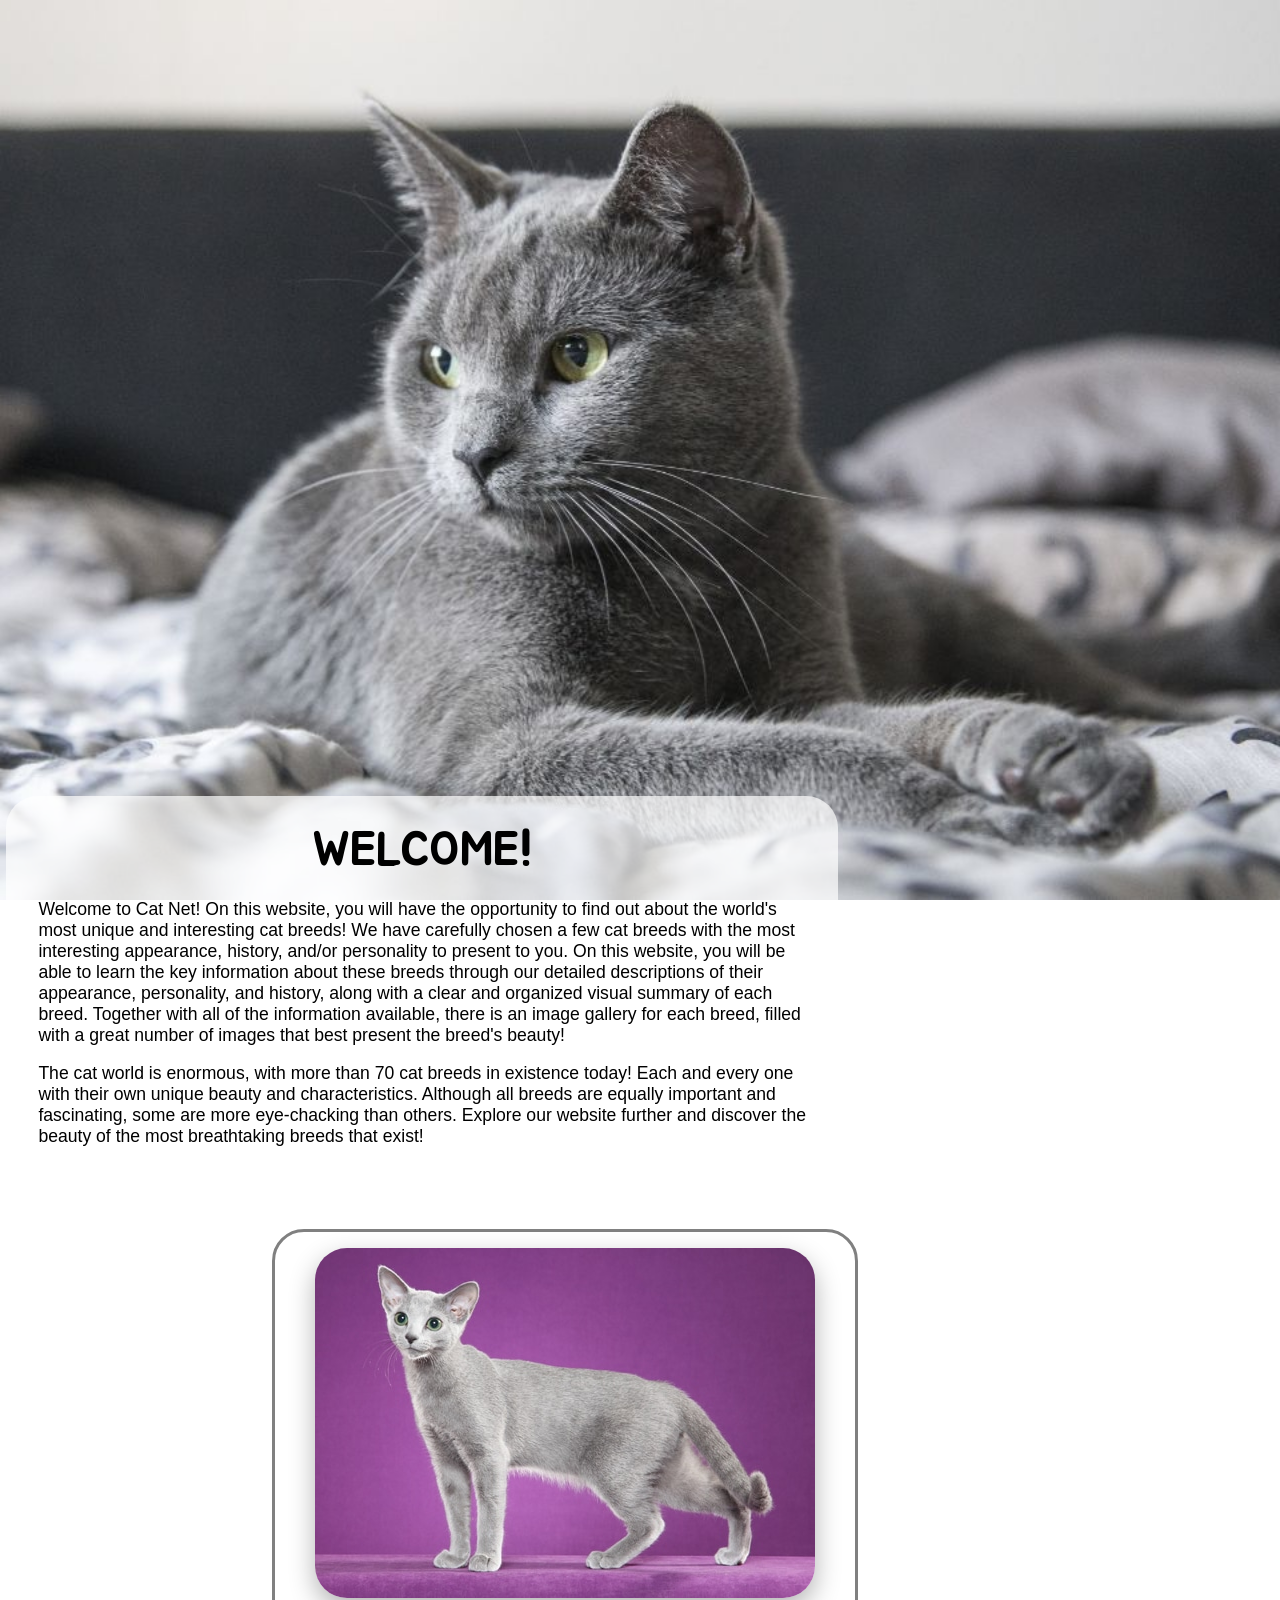
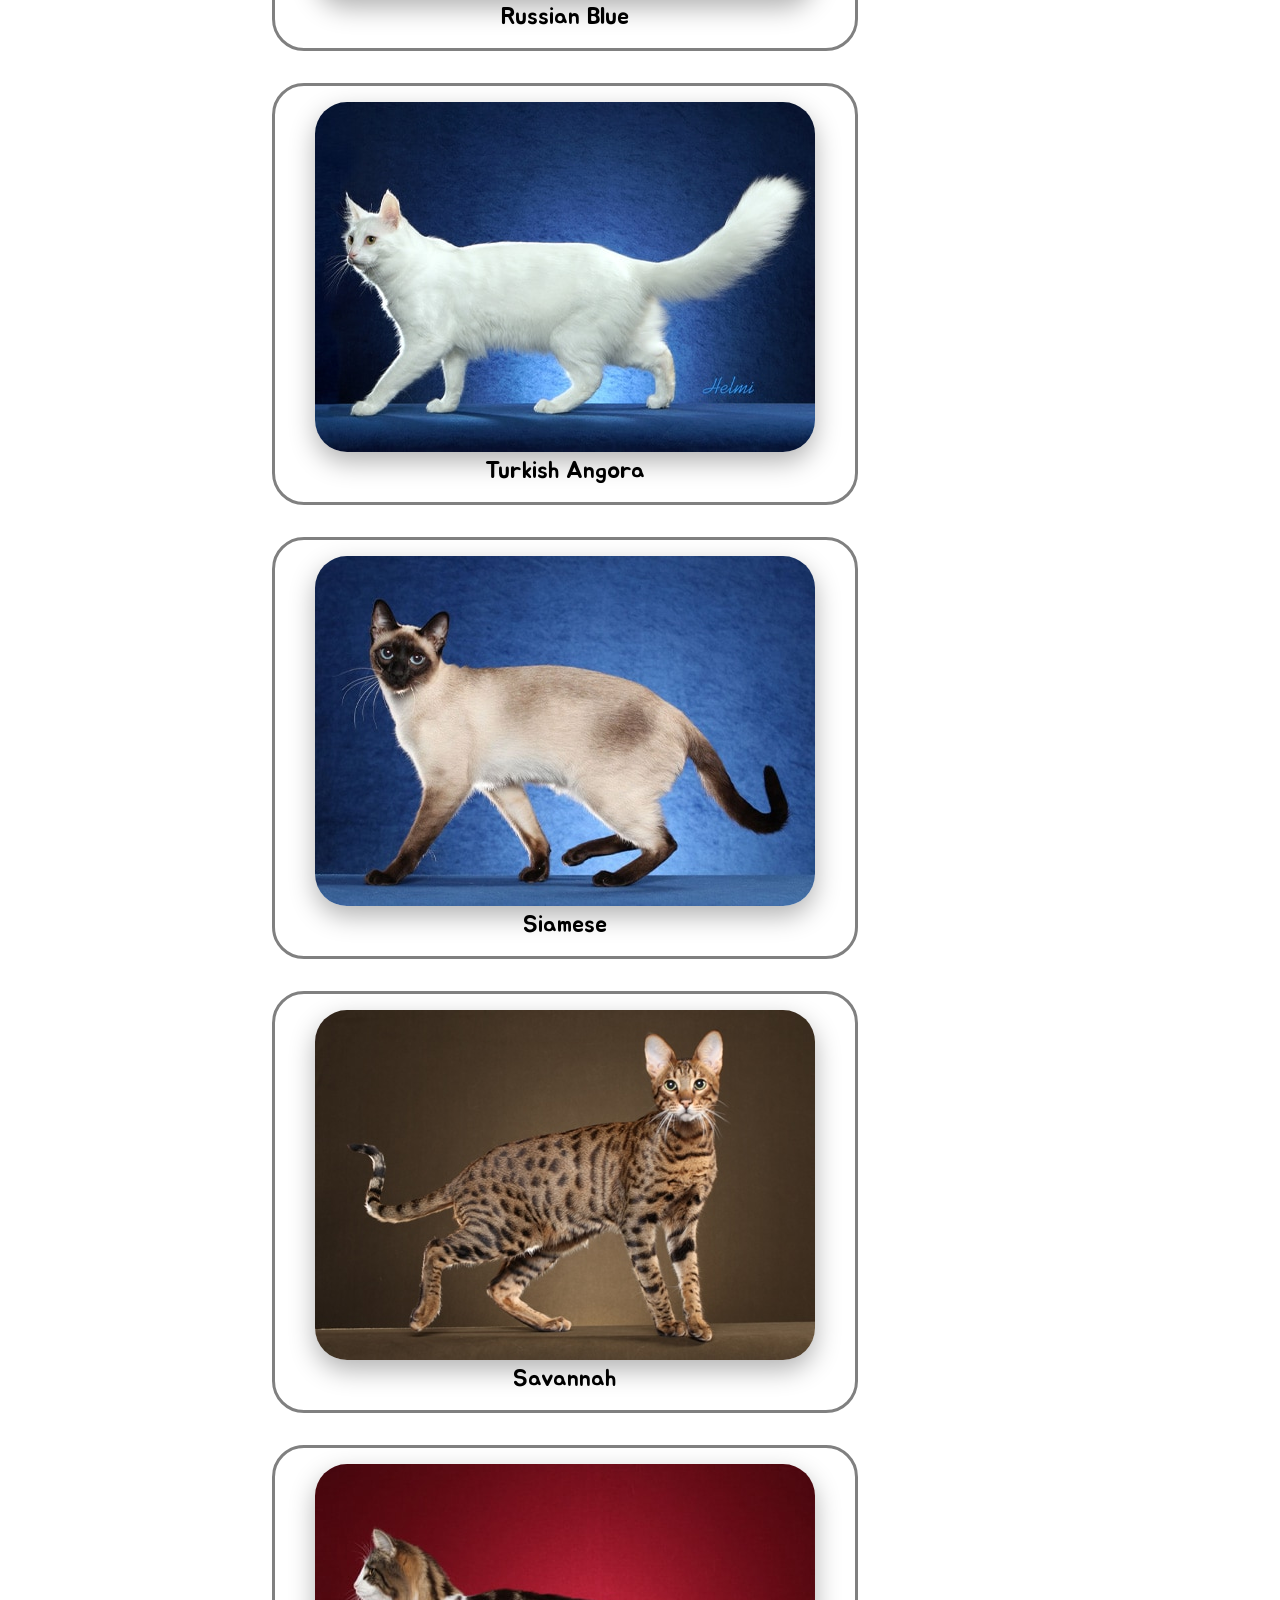
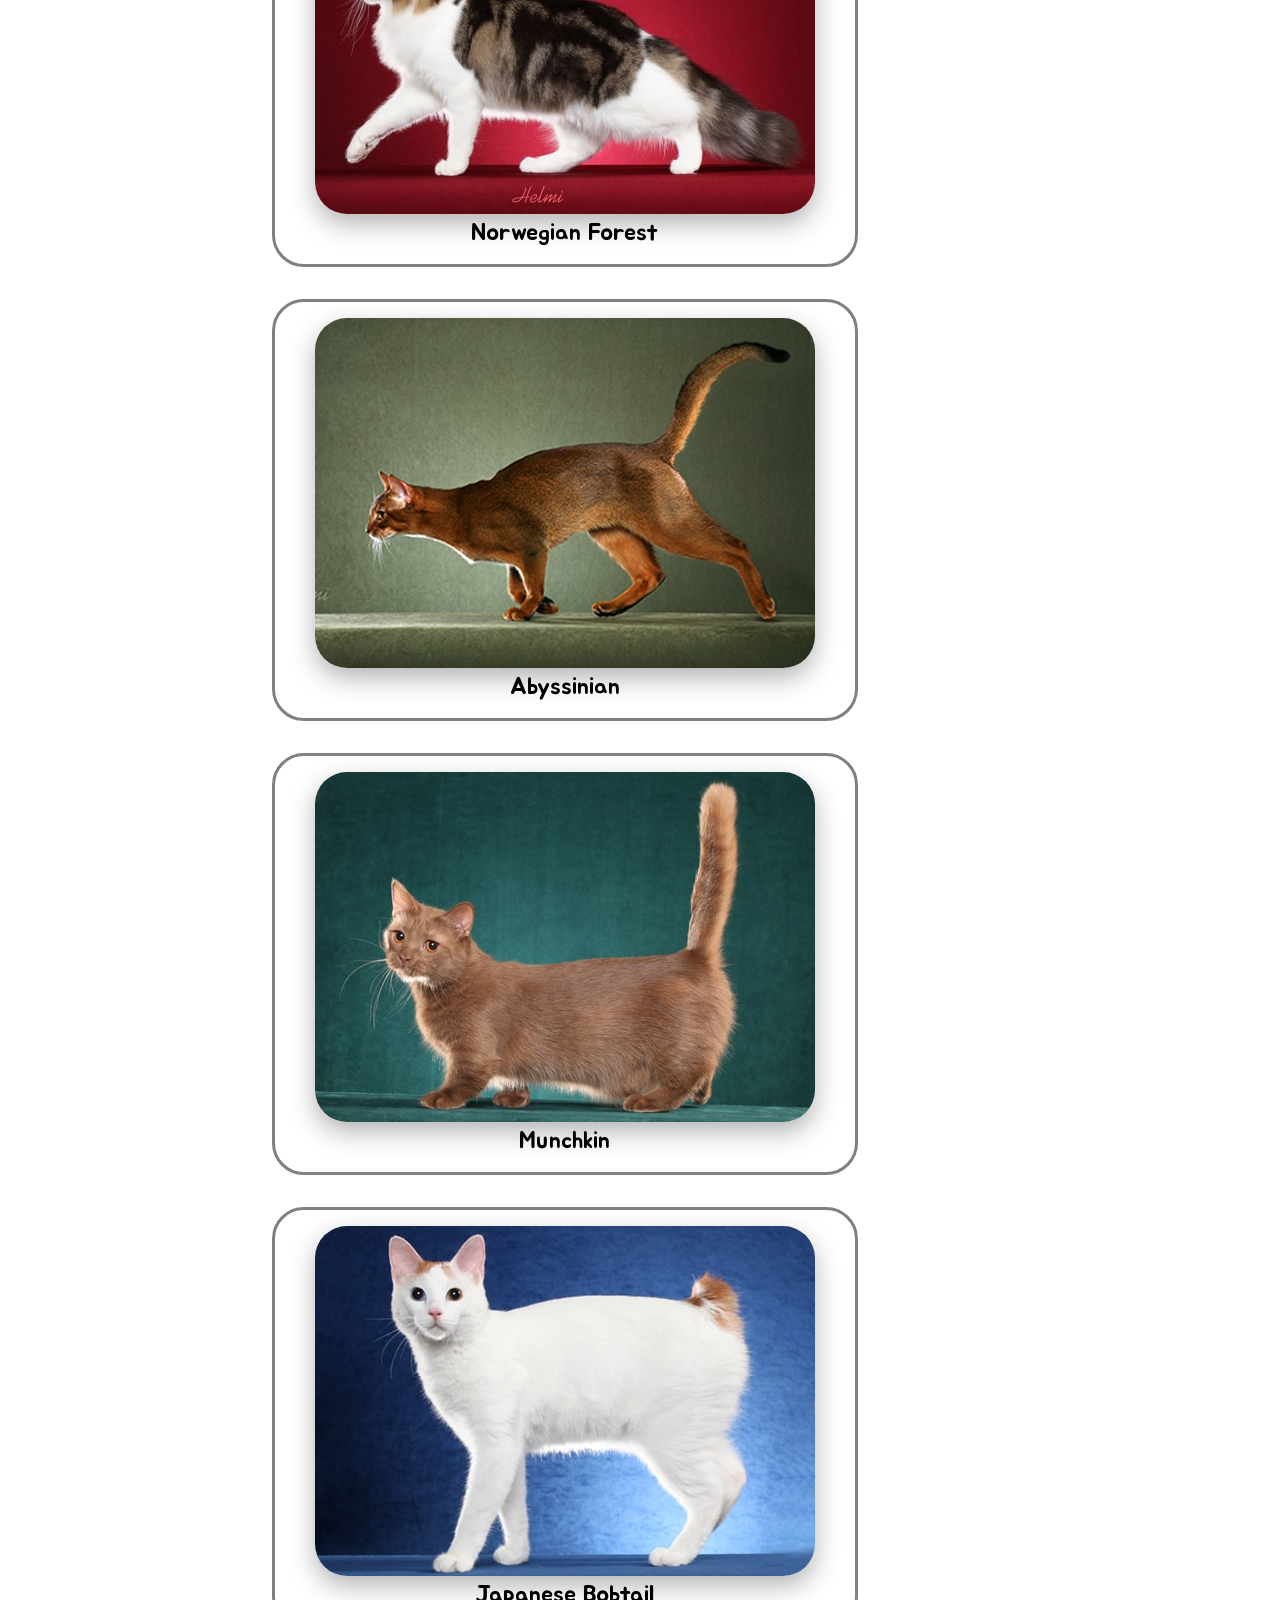
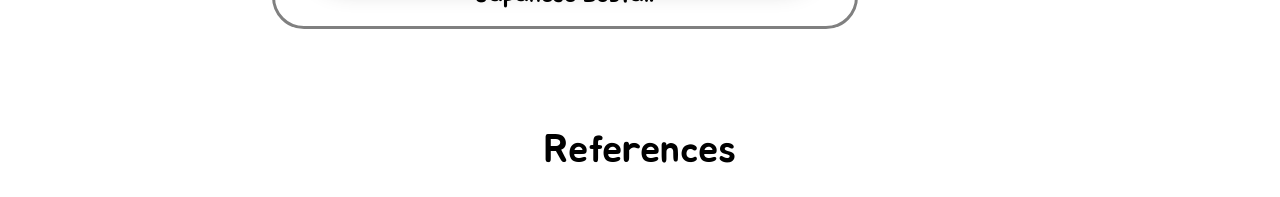
<file: index.html>
<!DOCTYPE html>

<html lang="en">

    <head>
        <meta charset="utf-8" />

        <meta name="viewport" content="width=device-width, initial-scale=1.0">
        
        <link href="https://fonts.googleapis.com/css2?family=Jua&display=swap" rel="stylesheet">

        <link rel="stylesheet" href="assets/css/index.css">

        <title>Cat Net</title>
    </head>

        <body>
            <div class="grid">
                <header>
                    <img src="assets/images/catnet-logo.png" width="352" height="347" alt = "CatNet Logo">
                </header>

                <main>
                    <div class = "main">
                        <h1>WELCOME!</h1>
                        <p>Welcome to Cat Net! On this website, you will have the opportunity 
                            to find out about the world's most unique and interesting cat 
                            breeds! We have carefully chosen a few cat breeds with the most 
                            interesting appearance, history, and/or personality to present 
                            to you. On this website, you will be able to learn the key 
                            information about these breeds through our detailed descriptions 
                            of their appearance, personality, and history, along with a 
                            clear and organized visual summary of each breed. Together with 
                            all of the information available, there is an image gallery for 
                            each breed, filled with a great number of images that best 
                            present the breed's beauty! 
                        </p>

                        <p> The cat world is enormous, with more than 70 cat breeds in 
                            existence today! Each and every one with their own unique 
                            beauty and characteristics. Although all breeds are equally 
                            important and fascinating, some are more eye-chacking than 
                            others. Explore our website further and discover the beauty 
                            of the most breathtaking breeds that exist!
                        </p>
                    </div>

                    <div class = "gallery">
                        <div class = "decoration">
                            <a href ="russian-blue.html">
                                <figure>
                                    <img src = "assets/images/russian-blue.jpg" alt = "Russian Blue">
                                    <figcaption>Russian Blue</figcaption>
                                </figure>
                            </a>
                        </div>

                        <div class = "decoration">
                            <a href ="turkish-angora.html">
                                <figure>
                                    <img src = "assets/images/turkish-angora.jpg">
                                    <figcaption>Turkish Angora</figcaption>
                                </figure>
                            </a>
                        </div>

                        <div class = "decoration">
                            <a href ="siamese.html">
                                <figure>
                                    <img src = "assets/images/siamese.jpg">
                                    <figcaption>Siamese</figcaption>
                                </figure>
                            </a>
                        </div>
                        
                        <div class = "decoration">
                            <a href ="savannah.html">
                                <figure>
                                    <img src = "assets/images/savannah.jpg">
                                    <figcaption>Savannah</figcaption>
                                </figure>
                            </a>
                        </div>

                        <div class = "decoration">
                            <a href ="norwegian-forest.html">
                                <figure>
                                    <img src = "assets/images/norwegian-forset.jpg">
                                    <figcaption>Norwegian Forest</figcaption>
                                </figure>
                            </a>
                        </div>

                        <div class = "decoration">
                            <a href ="abyssinian.html">
                                <figure>
                                    <img src = "assets/images/abyssinian.png">
                                    <figcaption>Abyssinian</figcaption>
                                </figure>
                            </a>
                        </div>

                        <div class = "decoration">
                            <a href ="munchkin.html">
                                <figure>
                                    <img src = "assets/images/munchkin.jpg">
                                    <figcaption>Munchkin</figcaption>
                                </figure>
                            </a>
                        </div>

                        <div class = "decoration">
                            <a href ="japanese-bobtail.html">
                                <figure>
                                    <img src = "assets/images/japanese-bobtail.jpg">
                                    <figcaption>Japanese Bobtail</figcaption>
                                </figure>
                            </a>
                        </div>
                    </div>
                </main>  

                <footer>
                   <a href = "references.html">References</a>
                </footer>

            </div>
        </body>

</html>
</file>
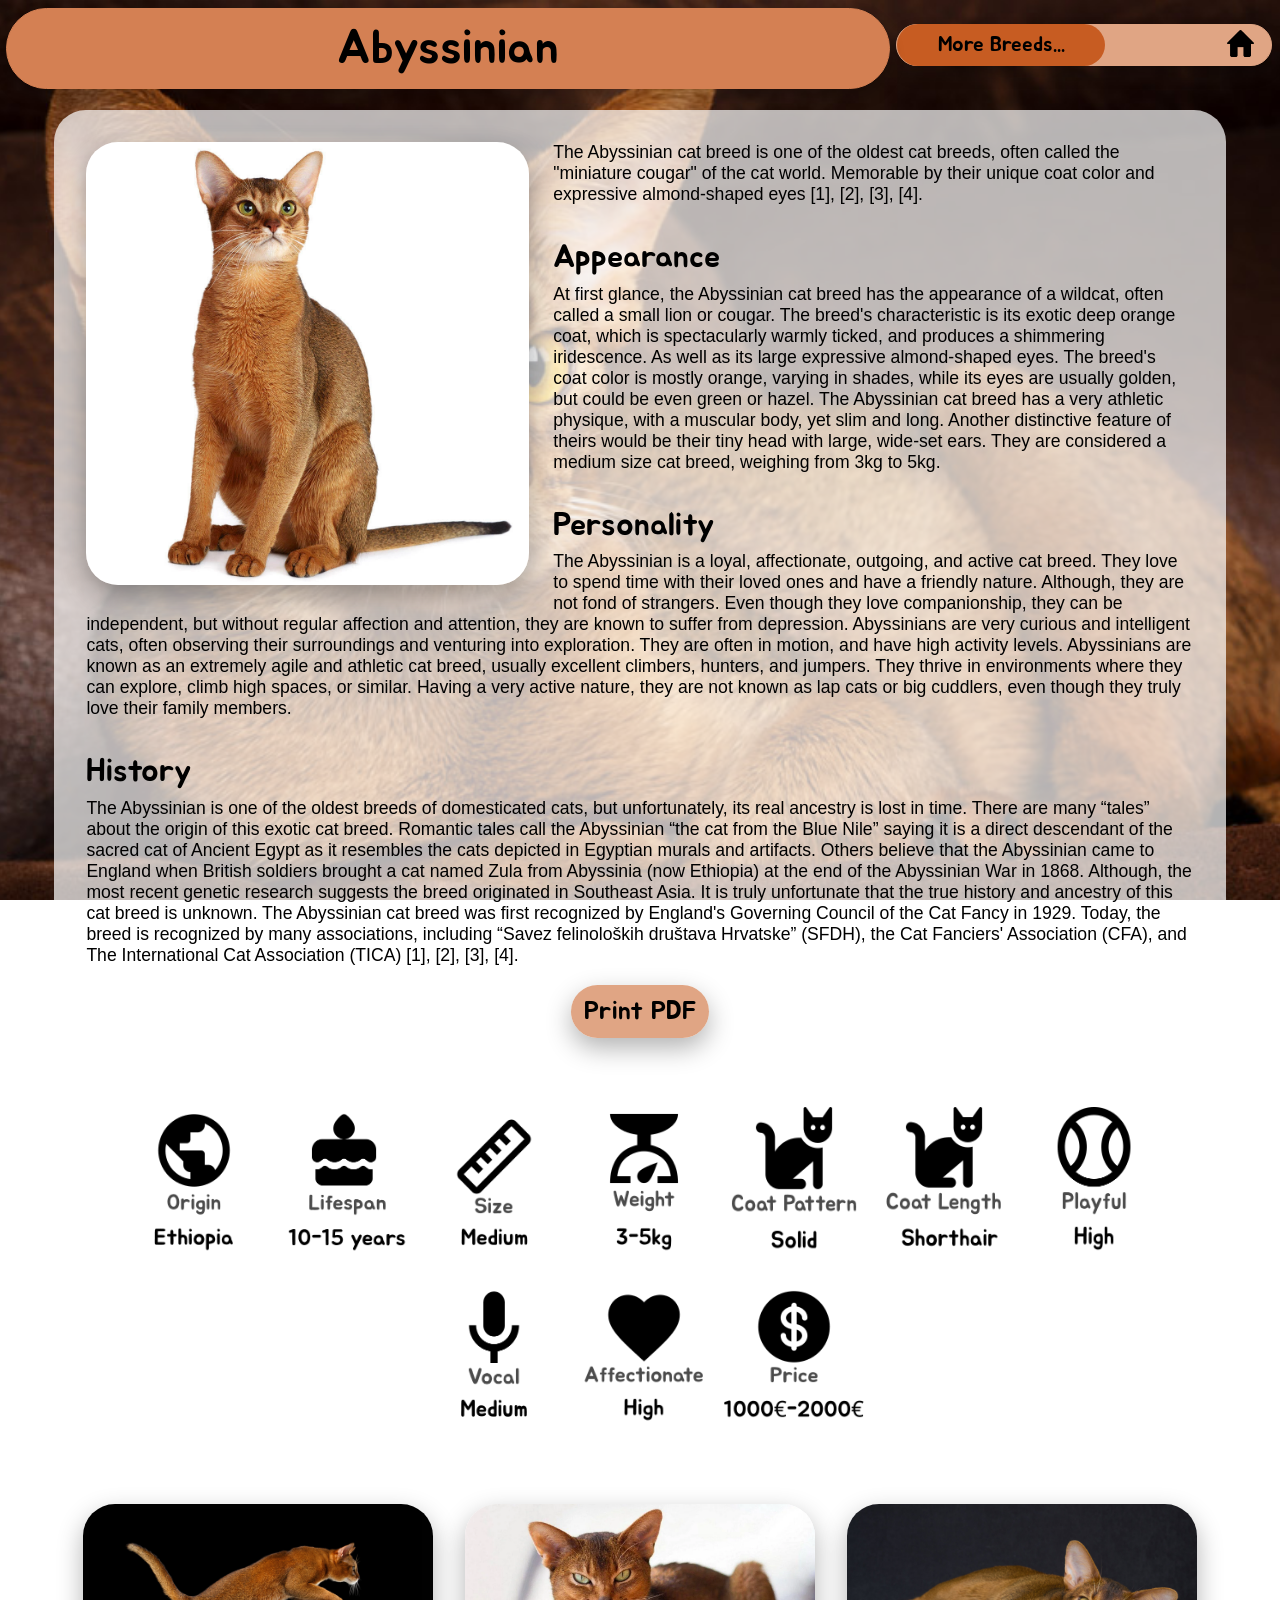
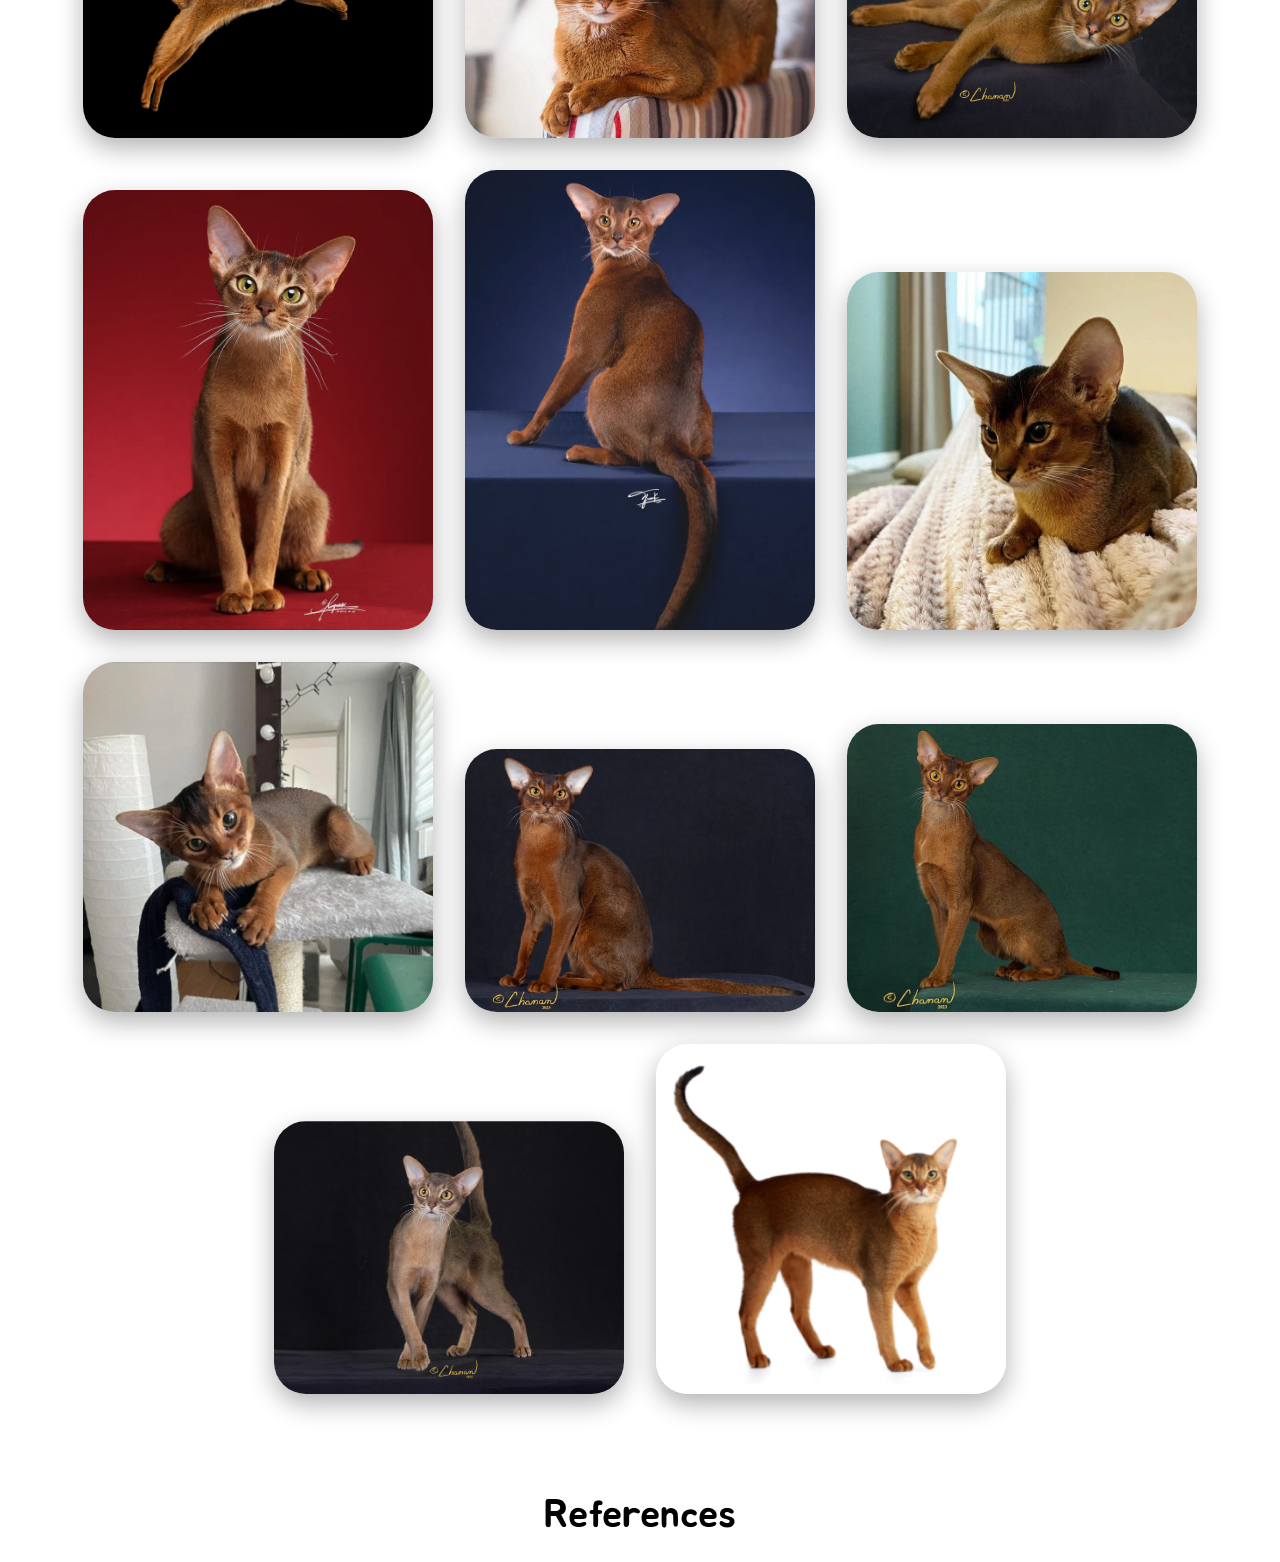
<file: abyssinian.html>
<!DOCTYPE html>

<html lang="en">

    <head>
        <meta charset="utf-8" />

        <link href="https://fonts.googleapis.com/css2?family=Jua&display=swap" rel="stylesheet">

        <link rel="stylesheet" href="assets/css/abyssinian.css">

        <title>Abyssinian</title>
    </head>

        <body>
            <nav>
                <div id = "home">
                    <a href = "index.html">
                        <img src = "assets/images/home.png" width= "27" height="27" alt = "Home Button">
                    </a>
                </div>
            
                <div class="border">
                    <button class="dropbtn">More Breeds...
                        <i class="fa fa-caret-down"></i>
                    </button>
                    <p>.</p>
                        <div class="dropdown-content">
                            <a href="russian-blue.html">Russian Blue</a>
                            <a href="turkish-angora.html">Turkish Angora</a>
                            <a href="siamese.html">Siamese</a>
                            <a href="savannah.html">Savannah</a>
                            <a href="norwegian-forest.html">Norwegian Forest</a>
                            <div id = "current">
                                <a href="abyssinian.html">Abyssinian</a>
                            </div>
                            <a href="munchkin.html">Munchkin</a>
                            <a href="japanese-bobtail.html">Japanese Bobtail</a>
                        </div>
                </div>  
            </nav>

            <header>
                <h1>Abyssinian</h1>
            </header>

            <div class = "grid">
                <main>
                    <img src = "assets/images/abyssinian1.webp" alt = "Abyssinian">
                    
                    <p> The Abyssinian cat breed is one of the oldest cat breeds, often 
                        called the "miniature cougar" of the cat world. Memorable by 
                        their unique coat color and expressive almond-shaped eyes [1], [2], [3], [4]. 
                    </p>

                    <h2>Appearance</h2>
                    <p> At first glance, the Abyssinian cat breed has the appearance of a 
                        wildcat, often called a small lion or cougar. The breed's 
                        characteristic is its exotic deep orange coat, which is 
                        spectacularly warmly ticked, and produces a shimmering iridescence. 
                        As well as its large expressive almond-shaped eyes. The breed's 
                        coat color is mostly orange, varying in shades, while its eyes 
                        are usually golden, but could be even green or hazel. The 
                        Abyssinian cat breed has a very athletic physique, with a muscular 
                        body, yet slim and long. Another distinctive feature of theirs 
                        would be their tiny head with large, wide-set ears. They are 
                        considered a medium size cat breed, weighing from 3kg to 5kg.
                    </p>

                    <h2>Personality</h2>
                    <p> The Abyssinian is a loyal, affectionate, outgoing, and active cat 
                        breed. They love to spend time with their loved ones and have a 
                        friendly nature. Although, they are not fond of strangers. Even 
                        though they love companionship, they can be independent, but without 
                        regular affection and attention, they are known to suffer from 
                        depression. Abyssinians are very curious and intelligent cats, 
                        often observing their surroundings and venturing into exploration. 
                        They are often in motion, and have high activity levels. Abyssinians 
                        are known as an extremely agile and athletic cat breed, usually 
                        excellent climbers, hunters, and jumpers. They thrive in environments 
                        where they can explore, climb high spaces, or similar. Having a 
                        very active nature, they are not known as lap cats or big cuddlers, 
                        even though they truly love their family members. 
                    </p>

                    <h2>History</h2>
                    <p> The Abyssinian is one of the oldest breeds of domesticated cats, 
                        but unfortunately, its real ancestry is lost in time. There are 
                        many “tales” about the origin of this exotic cat breed. Romantic 
                        tales call the Abyssinian “the cat from the Blue Nile” saying it 
                        is a direct descendant of the sacred cat of Ancient Egypt as it 
                        resembles the cats depicted in Egyptian murals and artifacts. 
                        Others believe that the Abyssinian came to England when British 
                        soldiers brought a cat named Zula from Abyssinia (now Ethiopia) 
                        at the end of the Abyssinian War in 1868. Although, the most 
                        recent genetic research suggests the breed originated in 
                        Southeast Asia. It is truly unfortunate that the true history 
                        and ancestry of this cat breed is unknown. The Abyssinian cat 
                        breed was first recognized by England's Governing Council of 
                        the Cat Fancy in 1929. Today, the breed is recognized by many 
                        associations, including “Savez felinoloških društava Hrvatske” 
                        (SFDH), the Cat Fanciers' Association (CFA), and The International 
                        Cat Association (TICA) [1], [2], [3], [4].
                    </p>

                    <div class = "pdf">
                        <p><a href = "assets/media/abyssinian.pdf">Print PDF</a></p>
                    </div>
                </main>
                
                <div class = "summary">
                    <img src = "assets/images/abyssinian-origin.png" alt = "Origin">
                    <img src = "assets/images/abyssinian-lifespan.png" alt = "Lifespan">
                    <img src = "assets/images/abyssinian-size.png" alt = "Size">
                    <img src = "assets/images/abyssinian-weight.png" alt = "Weight">
                    <img src = "assets/images/abyssinian-coat-pattern.png" alt = "Coat Pattern">
                    <img src = "assets/images/abyssinian-coat-length.png" alt = "Coat Length">
                    <img src = "assets/images/abyssinian-playful.png" alt = " Playful">
                    <img src = "assets/images/abyssinian-vocal.png" alt = "Vocal">
                    <img src = "assets/images/abyssinian-affectionate.png" alt = "Affectionate">
                    <img src = "assets/images/abyssinian-price.png" alt = "Price">
                </div>

                <div class = "gallery">
                    <img src = "assets/images/abyssinian3.jpg" alt = "Abyssinian">
                    <img src = "assets/images/abyssinian9.webp" alt = "Abyssinian">
                    <img src = "assets/images/abyssinian4.jpg" alt = "Abyssinian">
                    <img src = "assets/images/abyssinian5.webp" alt = "Abyssinian">
                    <img src = "assets/images/abyssinian6.webp" alt = "Abyssinian">
                    <img src = "assets/images/abyssinian11.webp" alt = "Abyssinian">
                    <img src = "assets/images/abyssinian10.webp" alt = "Abyssinian">
                    <img src = "assets/images/abyssinian7.webp" alt = "Abyssinian">
                    <img src = "assets/images/abyssinian8.webp" alt = "Abyssinian">
                    <img src = "assets/images/abyssinian2.jpg" alt = "Abyssinian">
                    <img src = "assets/images/abyssinian12.png" alt = "Abyssinian">
                </div>
                    
                <footer>
                    <a href = "references.html">References</a>
                </footer>
            </div>
        </body>

</html>
</file>
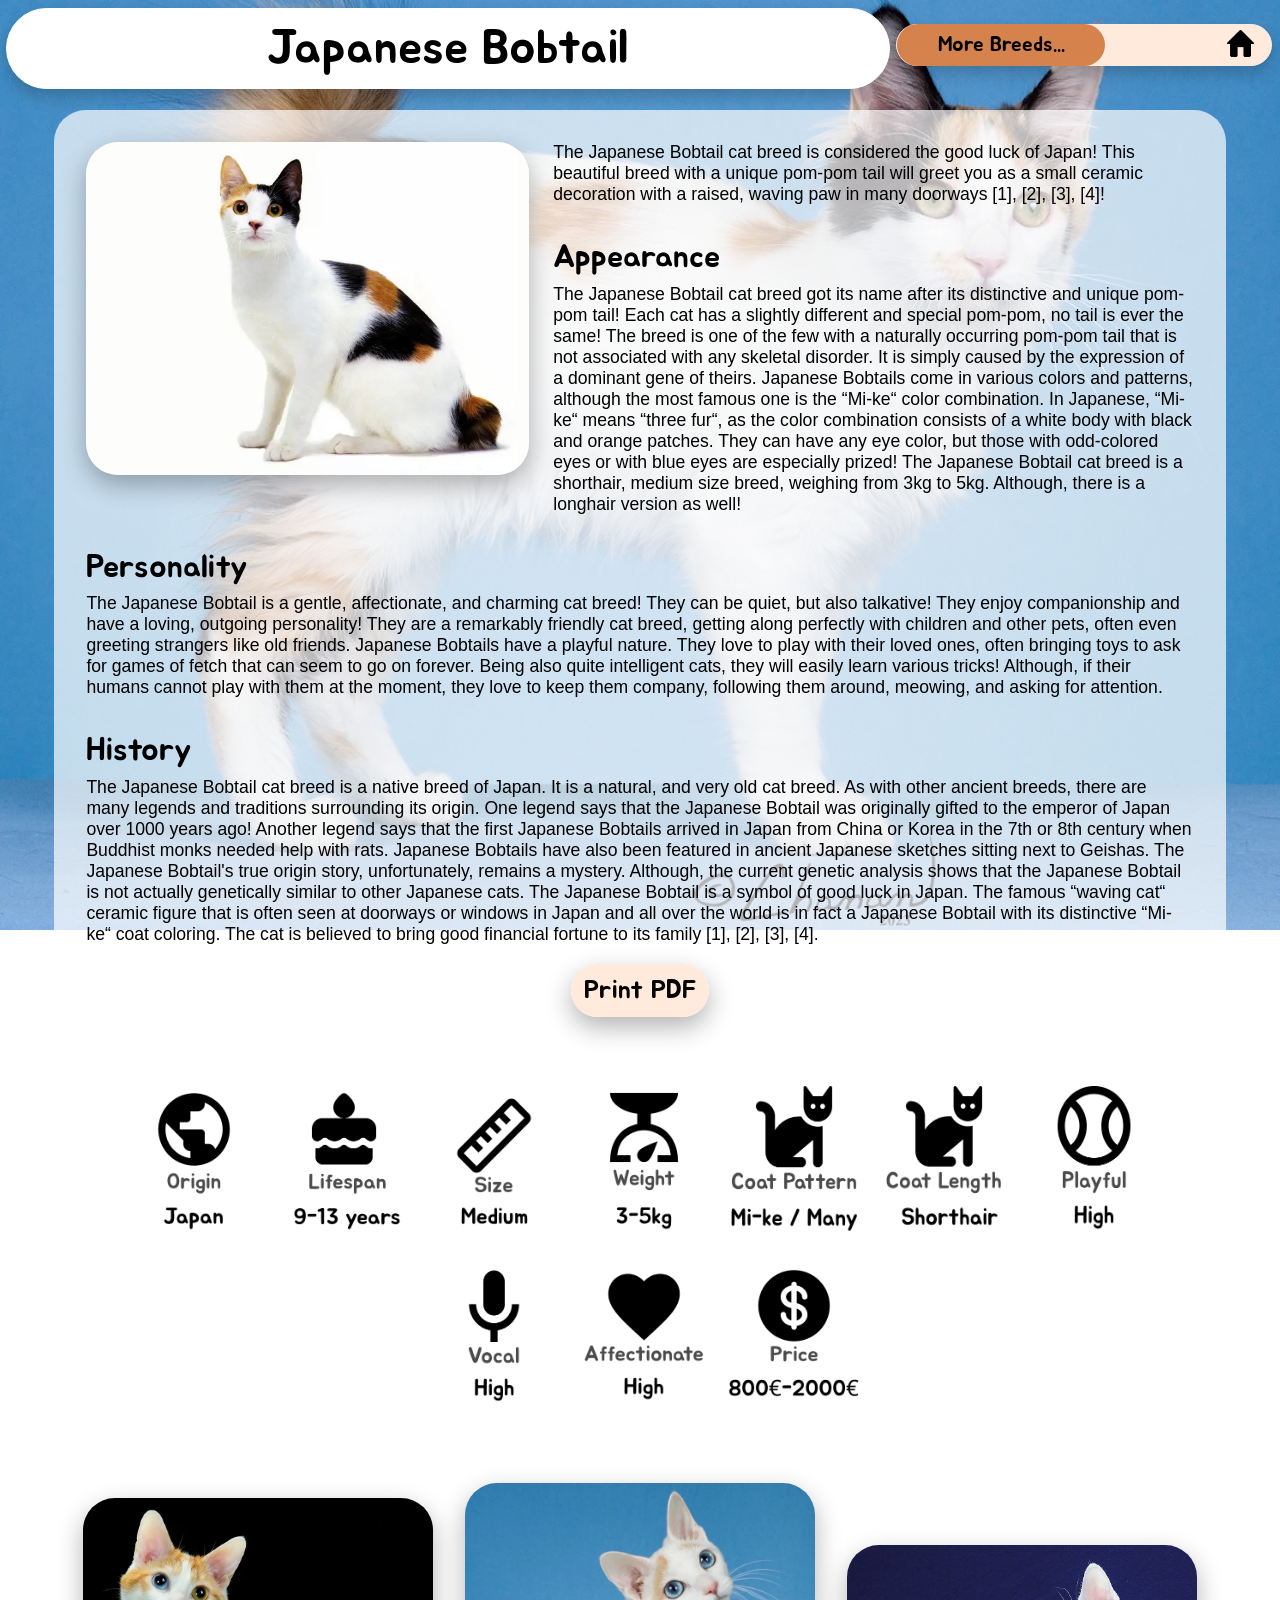
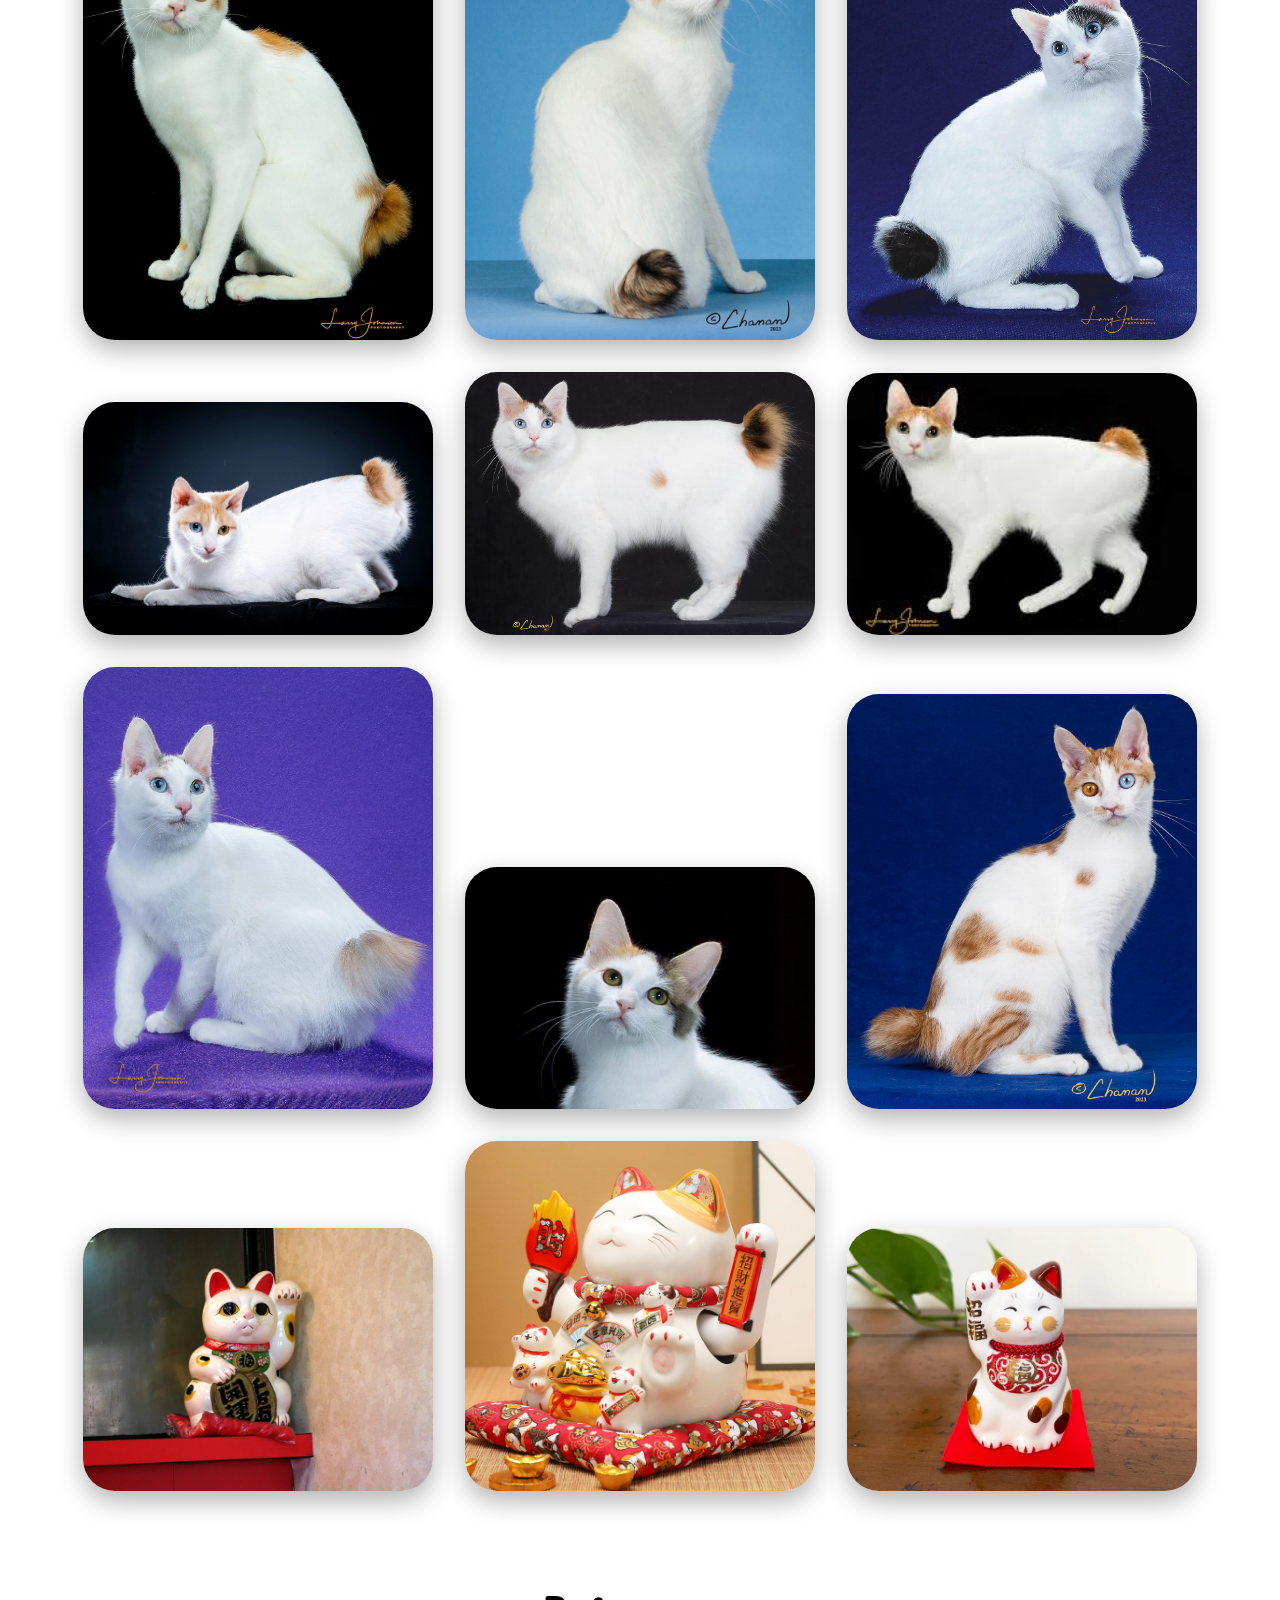
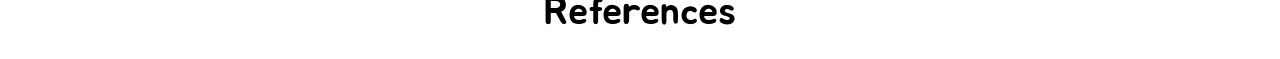
<file: japanese-bobtail.html>
<!DOCTYPE html>

<html lang="en">

    <head>
        <meta charset="utf-8" />

        <link href="https://fonts.googleapis.com/css2?family=Jua&display=swap" rel="stylesheet">

        <link rel="stylesheet" href="assets/css/japanese-bobtail.css">

        <title>Japanese Bobtail</title>
    </head>

        <body>
            <nav>
                <div id = "home">
                    <a href = "index.html">
                        <img src = "assets/images/home.png" width= "27" height="27" alt = "Home Button">
                    </a>
                </div>
            
                <div class="border">
                    <button class="dropbtn">More Breeds...
                        <i class="fa fa-caret-down"></i>
                    </button>
                    <p>.</p>
                        <div class="dropdown-content">
                            <a href="russian-blue.html">Russian Blue</a>
                            <a href="turkish-angora.html">Turkish Angora</a>
                            <a href="siamese.html">Siamese</a>
                            <a href="savannah.html">Savannah</a>
                            <a href="norwegian-forest.html">Norwegian Forest</a>
                            <a href="abyssinian.html">Abyssinian</a>
                            <a href="munchkin.html">Munchkin</a>
                            <div id = "current">
                                <a href="japanese-bobtail.html">Japanese Bobtail</a>
                            </div>
                        </div>
                </div>  
            </nav>

            <header>
                <h1>Japanese Bobtail</h1>
            </header>

            <div class = "grid">
                <main>
                    <img src = "assets/images/japanese-bobtail1.webp" alt = "Japanese Bobtail">
                    
                    <p> The Japanese Bobtail cat breed is considered the good luck of 
                        Japan! This beautiful breed with a unique pom-pom tail will 
                        greet you as a small ceramic decoration with a raised, waving 
                        paw in many doorways [1], [2], [3], [4]!
                    </p>

                    <h2>Appearance</h2>
                    <p> The Japanese Bobtail cat breed got its name after its distinctive 
                        and unique pom-pom tail! Each cat has a slightly different and 
                        special pom-pom, no tail is ever the same! The breed is one of 
                        the few with a naturally occurring pom-pom tail that is not 
                        associated with any skeletal disorder. It is simply caused by 
                        the expression of a dominant gene of theirs. Japanese Bobtails 
                        come in various colors and patterns, although the most famous 
                        one is the “Mi-ke“ color combination. In Japanese, “Mi-ke“ 
                        means “three fur“, as the color combination consists of a 
                        white body with black and orange patches. They can have any 
                        eye color, but those with odd-colored eyes or with blue eyes 
                        are especially prized! The Japanese Bobtail cat breed is a 
                        shorthair, medium size breed, weighing from 3kg to 5kg. 
                        Although, there is a longhair version as well!  
                    </p>

                    <h2>Personality</h2>
                    <p> The Japanese Bobtail is a gentle, affectionate, and charming cat breed! 
                        They can be quiet, but also talkative! They enjoy companionship and 
                        have a loving, outgoing personality! They are a remarkably friendly 
                        cat breed, getting along perfectly with children and other pets, 
                        often even greeting strangers like old friends. Japanese Bobtails 
                        have a playful nature. They love to play with their loved ones, 
                        often bringing toys to ask for games of fetch that can seem to 
                        go on forever. Being also quite intelligent cats, they will 
                        easily learn various tricks! Although, if their humans cannot 
                        play with them at the moment, they love to keep them company, 
                        following them around, meowing, and asking for attention. 
                    </p>

                    <h2>History</h2>
                    <p> The Japanese Bobtail cat breed is a native breed of Japan. It is a 
                        natural, and very old cat breed. As with other ancient breeds, 
                        there are many legends and traditions surrounding its origin. One 
                        legend says that the Japanese Bobtail was originally gifted to the 
                        emperor of Japan over 1000 years ago! Another legend says that the 
                        first Japanese Bobtails arrived in Japan from China or Korea in 
                        the 7th or 8th century when Buddhist monks needed help with rats. 
                        Japanese Bobtails have also been featured in ancient Japanese 
                        sketches sitting next to Geishas. The Japanese Bobtail's true 
                        origin story, unfortunately, remains a mystery. Although, the 
                        current genetic analysis shows that the Japanese Bobtail is not 
                        actually genetically similar to other Japanese cats. The Japanese 
                        Bobtail is a symbol of good luck in Japan. The famous “waving cat“ 
                        ceramic figure that is often seen at doorways or windows in Japan 
                        and all over the world is in fact a Japanese Bobtail with its 
                        distinctive “Mi-ke“ coat coloring. The cat is believed to bring 
                        good financial fortune to its family [1], [2], [3], [4].
                    </p>

                    <div class = "pdf">
                        <p><a href = "assets/media/japanese-bobtail.pdf">Print PDF</a></p>
                    </div>
                </main>
                
                <div class = "summary">
                    <img src = "assets/images/japanese-bobtail-origin.png" alt = "Origin">
                    <img src = "assets/images/japanese-bobtail-lifespan.png" alt = "Lifespan">
                    <img src = "assets/images/japanese-bobtail-size.png" alt = "Size">
                    <img src = "assets/images/japanese-bobtail-weight.png" alt = "Weight">
                    <img src = "assets/images/japanese-bobtail-coat-pattern.png" alt = "Coat Pattern">
                    <img src = "assets/images/japanese-bobtail-coat-length.png" alt = "Coat Length">
                    <img src = "assets/images/japanese-bobtail-playful.png" alt = " Playful">
                    <img src = "assets/images/japanese-bobtail-vocal.png" alt = "Vocal">
                    <img src = "assets/images/japanese-bobtail-affectionate.png" alt = "Affectionate">
                    <img src = "assets/images/japanese-bobtail-price.png" alt = "Price">
                </div>

                <div class = "gallery">
                    <img src = "assets/images/japanese-bobtail3.webp" alt = "Japanese Bobtail">
                    <img src = "assets/images/japanese-bobtail12.webp" alt = "Japanese Bobtail">
                    <img src = "assets/images/japanese-bobtail13.webp" alt = "Japanese Bobtail">
                    <img src = "assets/images/japanese-bobtail2.jpg" alt = "Japanese Bobtail">
                    <img src = "assets/images/japanese-bobtail4.webp" alt = "Japanese Bobtail">
                    <img src = "assets/images/japanese-bobtail5.jpeg" alt = "Japanese Bobtail">
                    <img src = "assets/images/japanese-bobtail10.webp" alt = "Japanese Bobtail">
                    <img src = "assets/images/japanese-bobtail6.jpg" alt = "Japanese Bobtail">
                    <img src = "assets/images/japanese-bobtail11.webp" alt = "Japanese Bobtail">
                    <img src = "assets/images/japanese-bobtail7.webp" alt = "Japanese Bobtail">
                    <img src = "assets/images/japanese-bobtail8.jpg" alt = "Japanese Bobtail">
                    <img src = "assets/images/japanese-bobtail9.webp" alt = "Japanese Bobtail">
                </div>
                    
                <footer>
                    <a href = "references.html">References</a>
                </footer>
            </div>
        </body>

</html>
</file>
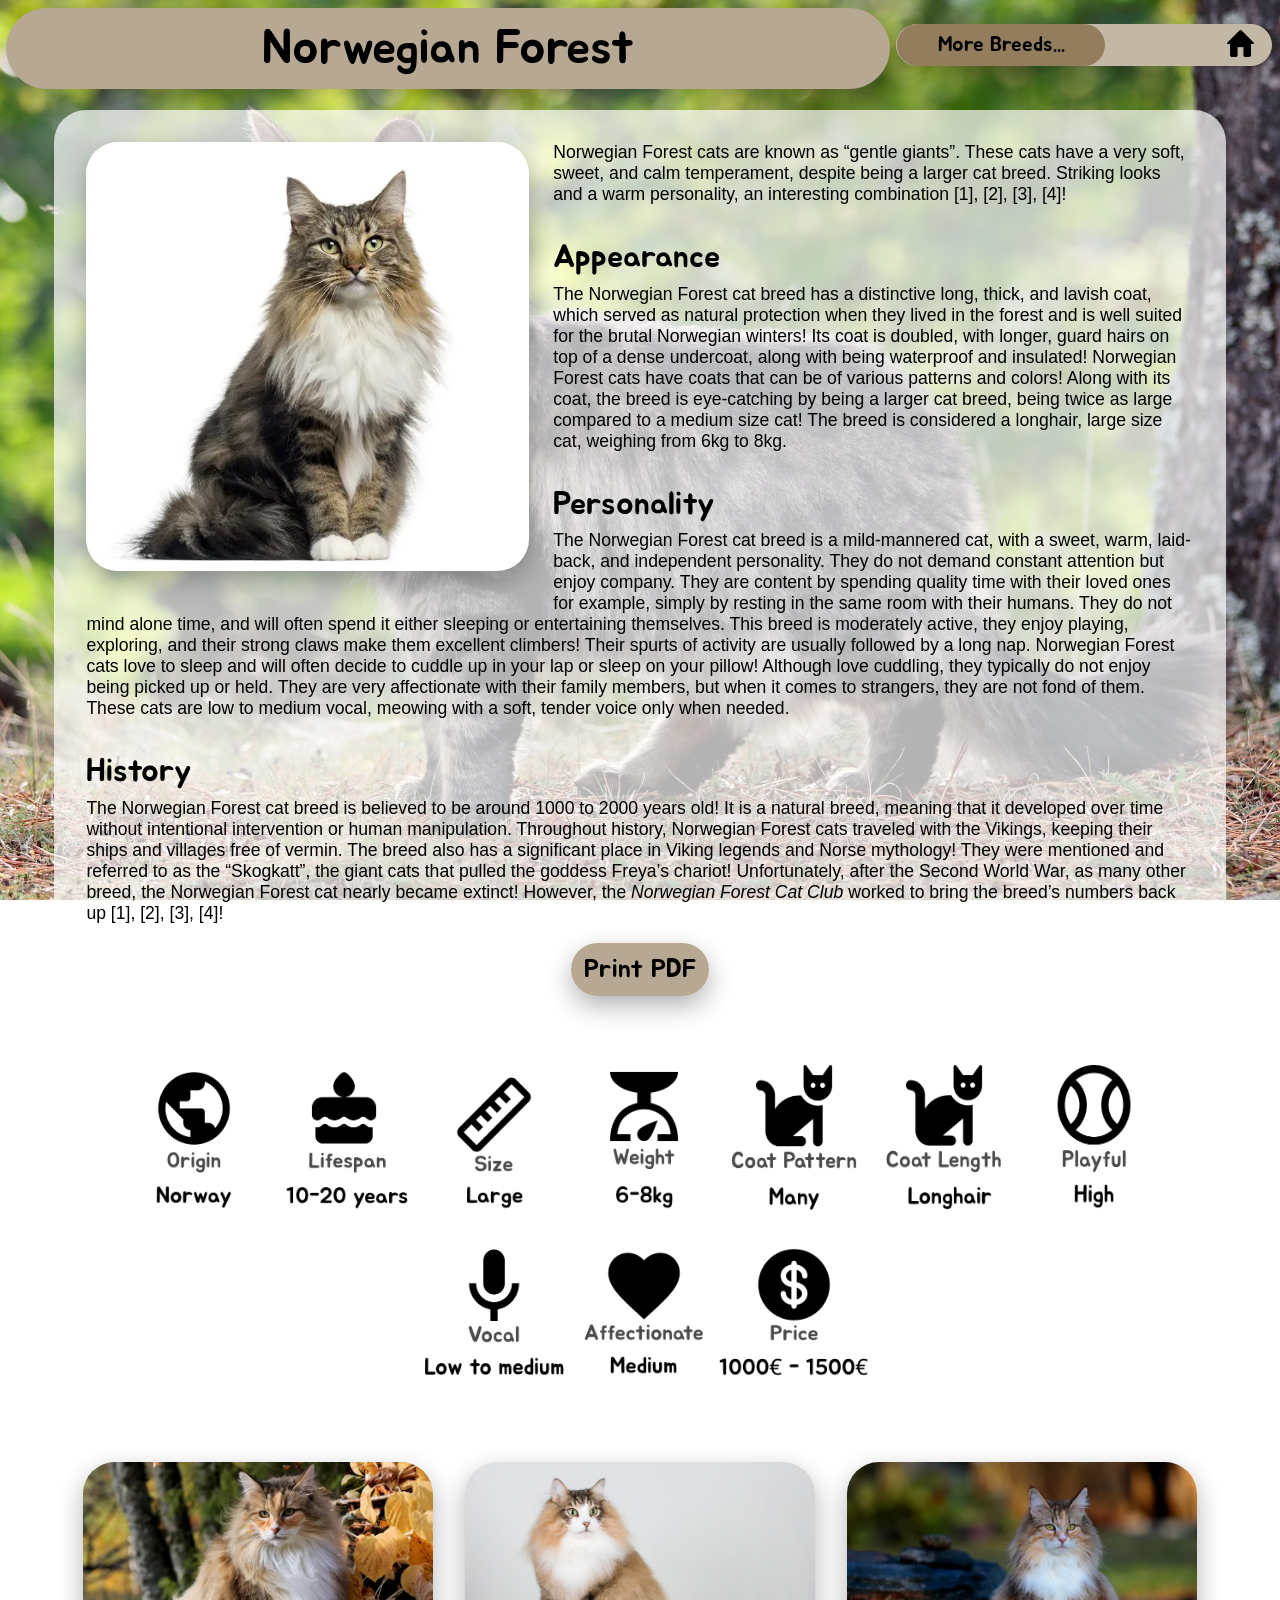
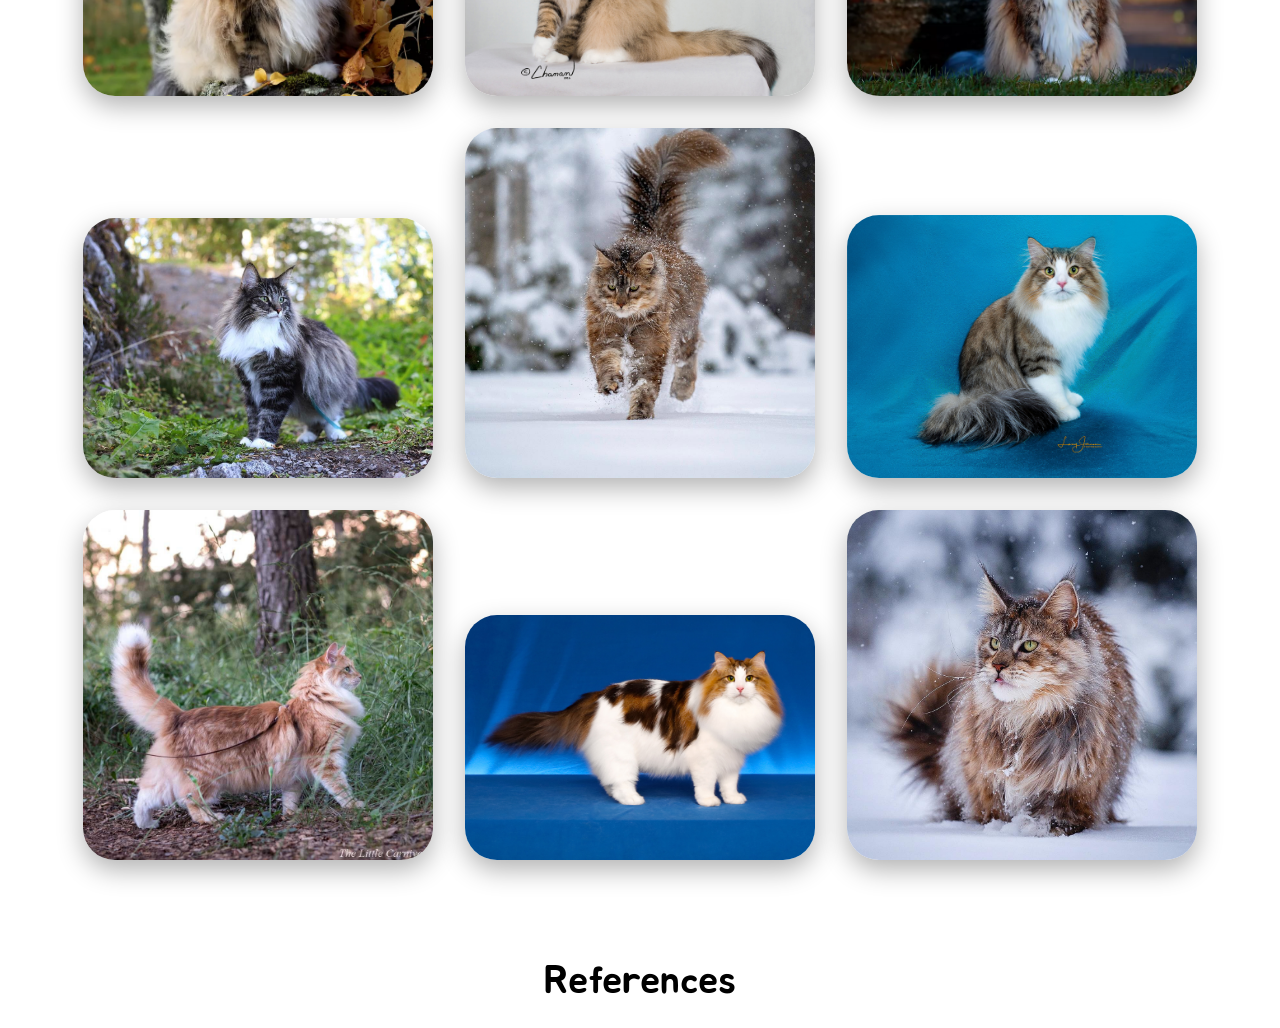
<file: norwegian-forest.html>
<!DOCTYPE html>

<html lang="en">

    <head>
        <meta charset="utf-8" />

        <link href="https://fonts.googleapis.com/css2?family=Jua&display=swap" rel="stylesheet">

        <link rel="stylesheet" href="assets/css/norwegian-forest.css">

        <title>Norwegian Forest</title>
    </head>

        <body>
            <nav>
                <div id = "home">
                    <a href = "index.html">
                        <img src = "assets/images/home.png" width= "27" height="27" alt = "Home Button">
                    </a>
                </div>
            
                <div class="border">
                    <button class="dropbtn">More Breeds...
                        <i class="fa fa-caret-down"></i>
                    </button>
                    <p>.</p>
                        <div class="dropdown-content">
                            <a href="russian-blue.html">Russian Blue</a>
                            <a href="turkish-angora.html">Turkish Angora</a>
                            <a href="siamese.html">Siamese</a>
                            <a href="savannah.html">Savannah</a>
                            <div id = "current">
                                <a href="norwegian-forest.html">Norwegian Forest</a>
                            </div>
                            <a href="abyssinian.html">Abyssinian</a>
                            <a href="munchkin.html">Munchkin</a>
                            <a href="japanese-bobtail.html">Japanese Bobtail</a>
                        </div>
                </div>  
            </nav>

            <header>
                <h1>Norwegian Forest</h1>
            </header>

            <div class = "grid">
                <main>
                    <img src = "assets/images/norwegian-forest1.webp" alt = "Norwegian Forest">
                    
                    <p> Norwegian Forest cats are known as “gentle giants”. These cats have a 
                        very soft, sweet, and calm temperament, despite being a larger cat 
                        breed. Striking looks and a warm personality, an interesting 
                        combination [1], [2], [3], [4]!  
                    </p>

                    <h2>Appearance</h2>
                    <p> The Norwegian Forest cat breed has a distinctive long, thick, and 
                        lavish coat, which served as natural protection when they lived in 
                        the forest and is well suited for the brutal Norwegian winters! Its 
                        coat is doubled, with longer, guard hairs on top of a dense undercoat, 
                        along with being waterproof and insulated! Norwegian Forest cats have 
                        coats that can be of various patterns and colors! Along with its coat, 
                        the breed is eye-catching by being a larger cat breed, being twice as 
                        large compared to a medium size cat! The breed is considered a 
                        longhair, large size cat, weighing from 6kg to 8kg. 
                    </p>

                    <h2>Personality</h2>
                    <p> The Norwegian Forest cat breed is a mild-mannered cat, with a sweet, 
                        warm, laid-back, and independent personality. They do not demand 
                        constant attention but enjoy company. They are content by spending 
                        quality time with their loved ones for example, simply by resting 
                        in the same room with their humans. They do not mind alone time, 
                        and will often spend it either sleeping or entertaining themselves. 
                        This breed is moderately active, they enjoy playing, exploring, and 
                        their strong claws make them excellent climbers! Their spurts of 
                        activity are usually followed by a long nap.  Norwegian Forest cats 
                        love to sleep and will often decide to cuddle up in your lap or 
                        sleep on your pillow! Although love cuddling, they typically do 
                        not enjoy being picked up or held. They are very affectionate 
                        with their family members, but when it comes to strangers, they 
                        are not fond of them. These cats are low to medium vocal, meowing 
                        with a soft, tender voice only when needed.  
                    </p>

                    <h2>History</h2>
                    <p> The Norwegian Forest cat breed is believed to be around 1000 to 2000 
                        years old! It is a natural breed, meaning that it developed over time 
                        without intentional intervention or human manipulation. Throughout 
                        history, Norwegian Forest cats traveled with the Vikings, keeping 
                        their ships and villages free of vermin. The breed also has a 
                        significant place in Viking legends and Norse mythology! They 
                        were mentioned and referred to as the “Skogkatt”, the giant 
                        cats that pulled the goddess Freya’s chariot! Unfortunately, 
                        after the Second World War, as many other breed, the Norwegian 
                        Forest cat nearly became extinct! However, the <em>Norwegian Forest 
                        Cat Club</em> worked to bring the breed’s numbers back up [1], [2], [3], [4]! 
                        </p>

                    <div class = "pdf">
                        <p><a href = "assets/media/norwegian-forest.pdf">Print PDF</a></p>
                    </div>
                </main>
                
                <div class = "summary">
                    <img src = "assets/images/norwegian-forest-origin.png" alt = "Origin">
                    <img src = "assets/images/norwegian-forest-lifespan.png" alt = "Lifespan">
                    <img src = "assets/images/norwegian-forest-size.png" alt = "Size">
                    <img src = "assets/images/norwegian-forest-weight.png" alt = "Weight">
                    <img src = "assets/images/norwegian-forest-coat-pattern.png" alt = "Coat Pattern">
                    <img src = "assets/images/norwegian-forest-coat-length.png" alt = "Coat Length">
                    <img src = "assets/images/norwegian-forest-playful.png" alt = " Playful">
                    <img src = "assets/images/norwegian-forest-vocal.png" alt = "Vocal">
                    <img src = "assets/images/norwegian-forest-affectionate.png" alt = "Affectionate">
                    <img src = "assets/images/norwegian-forest-price.png" alt = "Price">
                </div>

                <div class = "gallery">
                    <img src = "assets/images/norwegian-forest2.webp" alt = "Norwegian Forest">
                    <img src = "assets/images/norwegian-forest8.jpg" alt = "Norwegian Forest">
                    <img src = "assets/images/norwegian-forest3.webp" alt = "Norwegian Forest">
                    <img src = "assets/images/norwegian-forest4.jpg" alt = "Norwegian Forest">
                    <img src = "assets/images/norwegian-forest5.jpg" alt = "Norwegian Forest">
                    <img src = "assets/images/norwegian-forest9.jpg" alt = "Norwegian Forest">
                    <img src = "assets/images/norwegian-forest6.jpg" alt = "Norwegian Forest">
                    <img src = "assets/images/norwegian-forest10.jpg" alt = "Norwegian Forest">
                    <img src = "assets/images/norwegian-forest7.jpeg" alt = "Norwegian Forest">
                </div>
                    
                <footer>
                    <a href = "references.html">References</a>
                </footer>
            </div>
        </body>

</html>
</file>
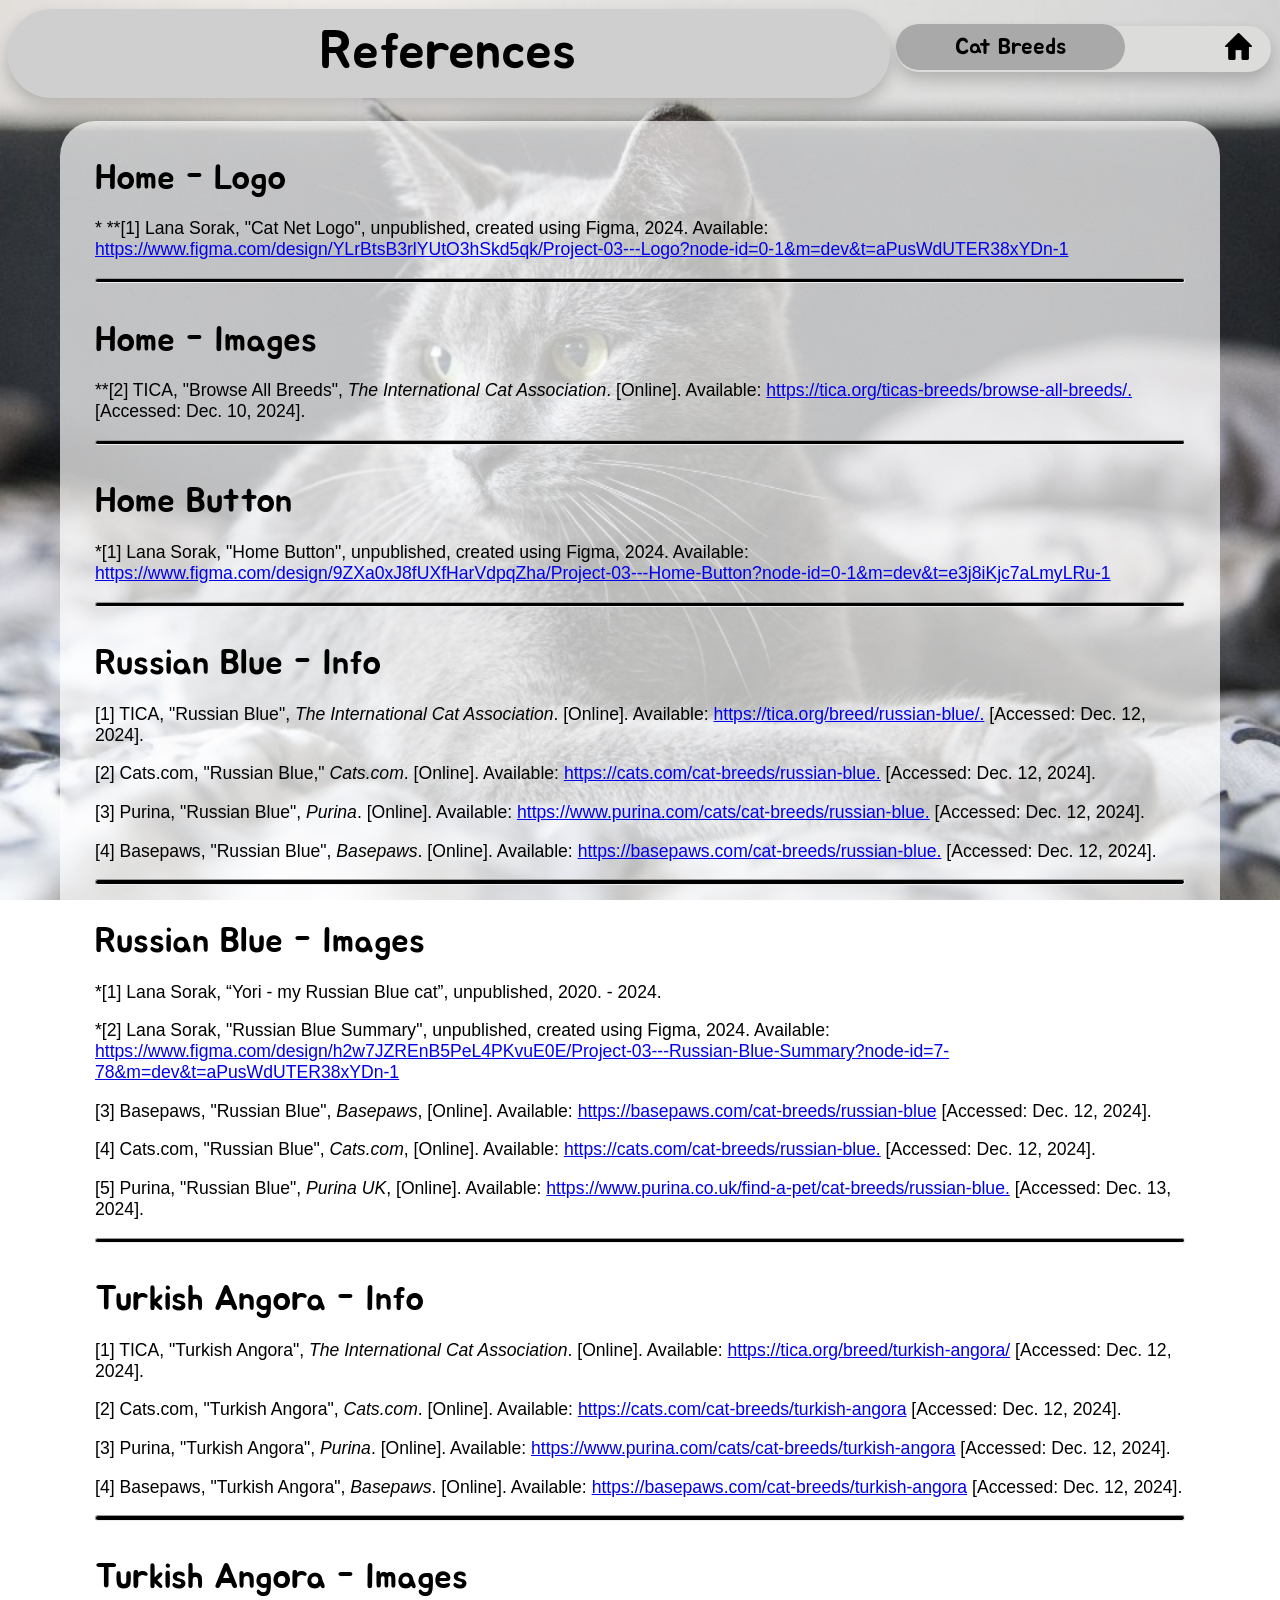
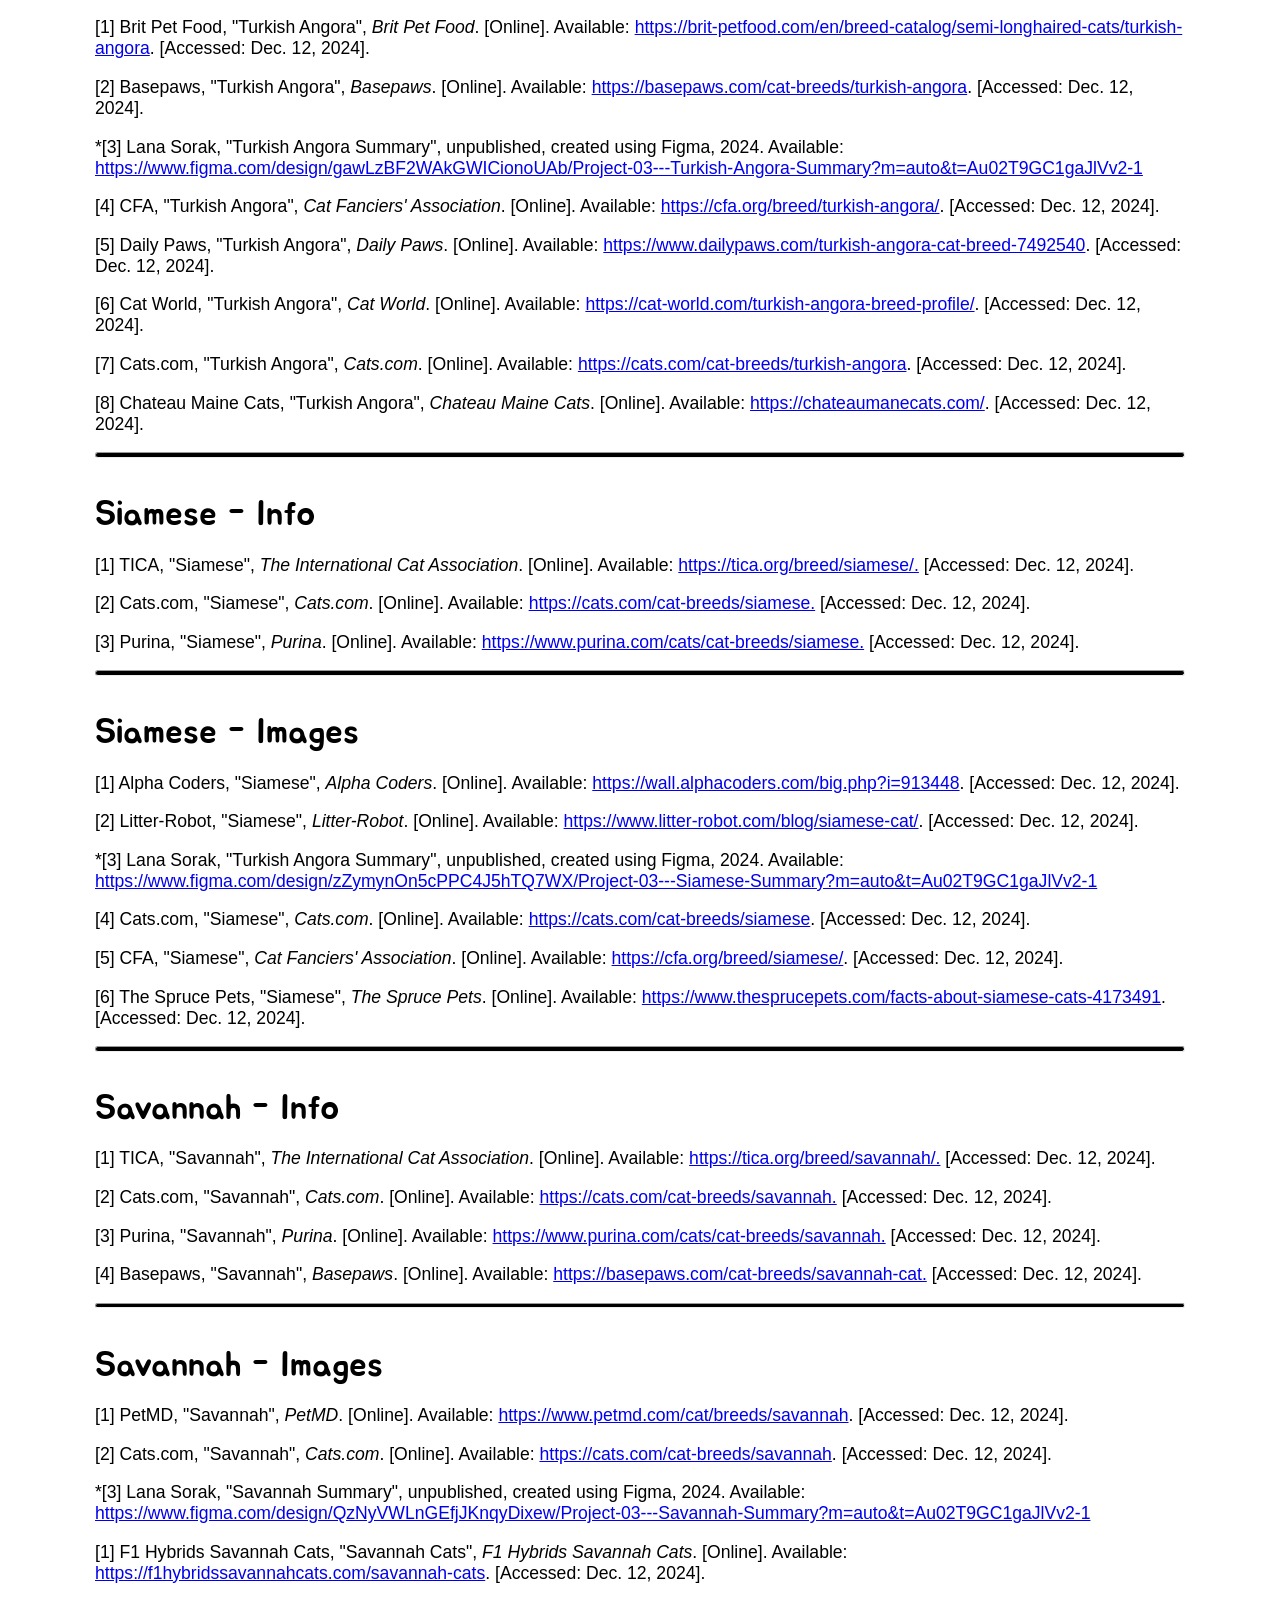
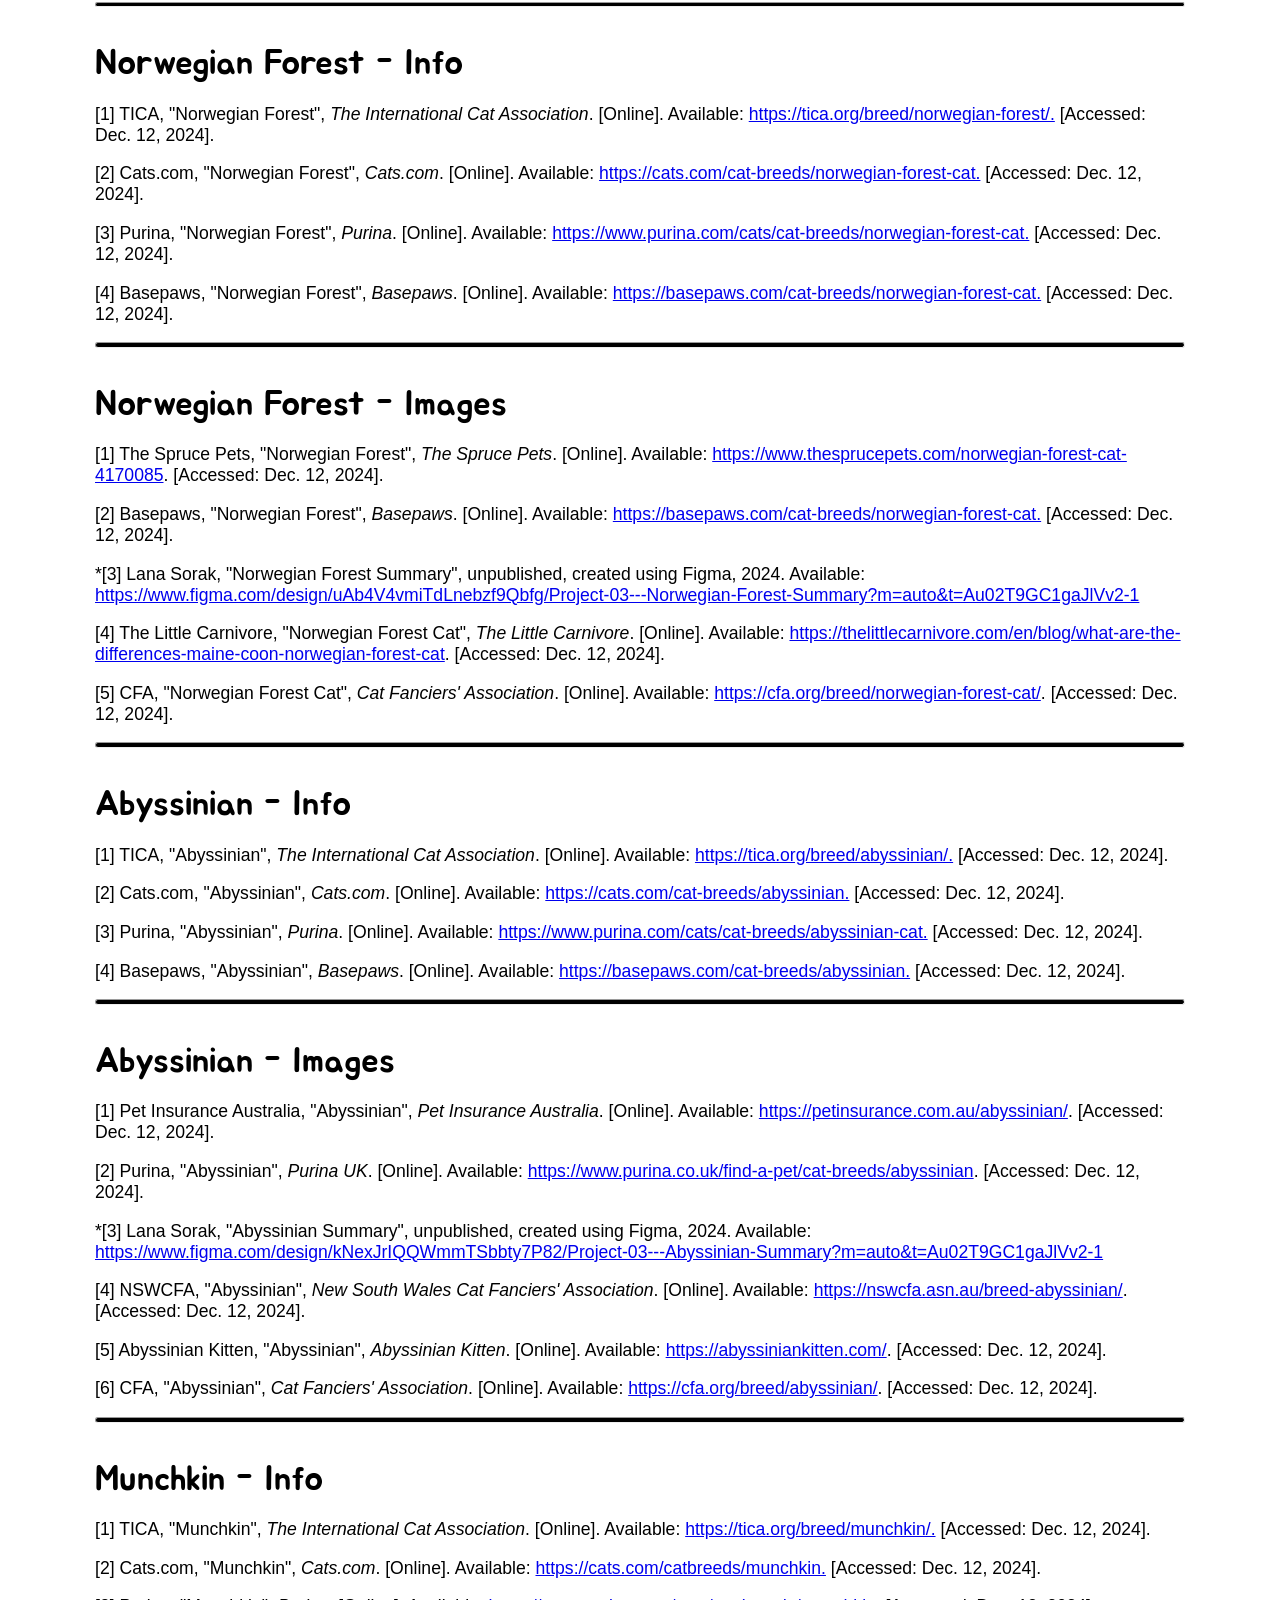
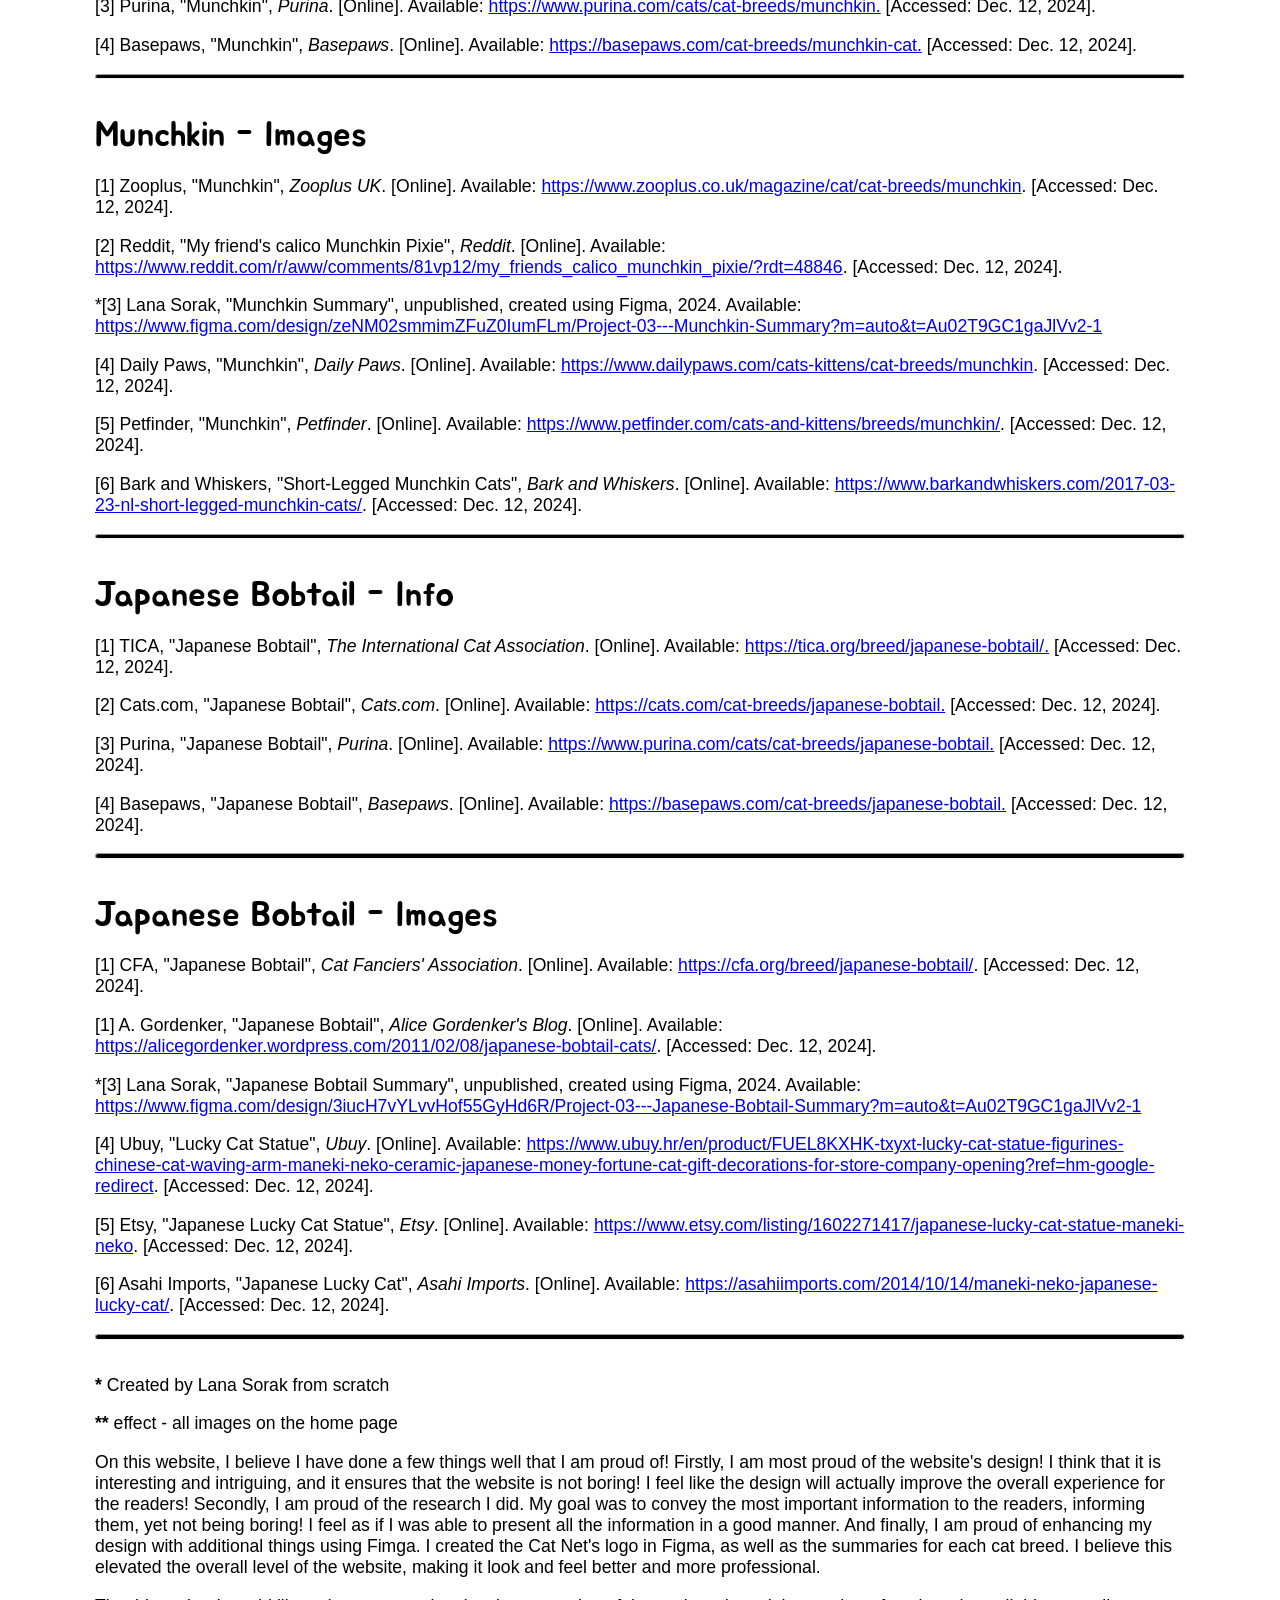
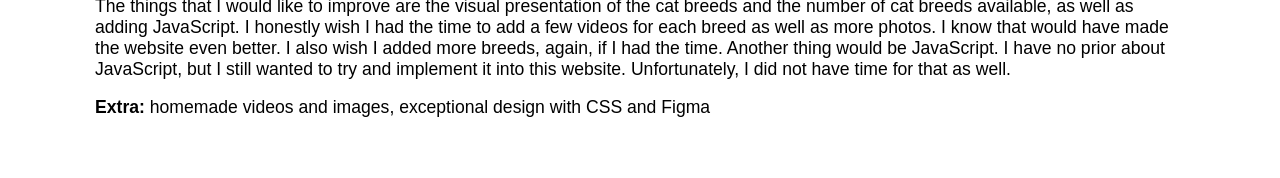
<file: references.html>
<!DOCTYPE html>

<html lang="en">

    <head>
        <meta charset="utf-8" />

        <meta name="viewport" content="width=device-width, initial-scale=1.0">

        <link href="https://fonts.googleapis.com/css2?family=Jua&display=swap" rel="stylesheet">

        <link rel="stylesheet" href="assets/css/references.css">

        <title>References</title>
    </head>

    <body>
        <nav>
            <div id = "home">
                <a href = "index.html">
                    <img src = "assets/images/home.png" width= "27" height="27" alt = "Home Button">
                </a>
            </div>
        
            <div class="border">
                <button class="dropbtn">Cat Breeds
                    <i class="fa fa-caret-down"></i>
                </button>
                <p>.</p>
                    <div class="dropdown-content">
                        <a href="russian-blue.html">Russian Blue</a>
                        <a href="turkish-angora.html">Turkish Angora</a>
                        <a href="siamese.html">Siamese</a>
                        <a href="savannah.html">Savannah</a>
                        <a href="norwegian-forest.html">Norwegian Forest</a>
                        <a href="abyssinian.html">Abyssinian</a>
                        <a href="munchkin.html">Munchkin</a>
                        <a href="japanese-bobtail.html">Japanese Bobtail</a>
                    </div>
            </div>  
        </nav>

        <header>
            <h1>References</h1>
        </header>

        <main>
            <h2>Home - Logo</h2>
                <p> * **[1] Lana Sorak, "Cat Net Logo", unpublished, created using Figma, 2024. Available: <a href = "https://www.figma.com/design/YLrBtsB3rlYUtO3hSkd5qk/Project-03---Logo?node-id=0-1&m=dev&t=aPusWdUTER38xYDn-1">https://www.figma.com/design/YLrBtsB3rlYUtO3hSkd5qk/Project-03---Logo?node-id=0-1&m=dev&t=aPusWdUTER38xYDn-1</a></p>

                        <hr />

            <h2>Home - Images</h2>
                <p>
                    **[2] TICA, "Browse All Breeds", <em>The International Cat Association</em>. [Online]. Available: <a href = "https://tica.org/ticas-breeds/browse-all-breeds/">https://tica.org/ticas-breeds/browse-all-breeds/.</a> [Accessed: Dec. 10, 2024].
                </p>

                        <hr />

            <h2>Home Button</h2>
                <p> *[1] Lana Sorak, "Home Button", unpublished, created using Figma, 2024. Available: <a href = "https://www.figma.com/design/9ZXa0xJ8fUXfHarVdpqZha/Project-03---Home-Button?node-id=0-1&m=dev&t=e3j8iKjc7aLmyLRu-1">https://www.figma.com/design/9ZXa0xJ8fUXfHarVdpqZha/Project-03---Home-Button?node-id=0-1&m=dev&t=e3j8iKjc7aLmyLRu-1</a></p>
        
                        <hr />

            <h2>Russian Blue - Info</h2>
                <p> [1] TICA, "Russian Blue", <em>The International Cat Association</em>. [Online]. Available: <a href = "https://tica.org/breed/russian-blue/">https://tica.org/breed/russian-blue/.</a> [Accessed: Dec. 12, 2024].</p> 
                <p> [2] Cats.com, "Russian Blue," <em>Cats.com</em>. [Online]. Available: <a href = "https://cats.com/cat-breeds/russian-blue">https://cats.com/cat-breeds/russian-blue.</a> [Accessed: Dec. 12, 2024].</p>
                <p> [3] Purina, "Russian Blue", <em>Purina</em>. [Online]. Available: <a href = "https://www.purina.com/cats/cat-breeds/russian-blue">https://www.purina.com/cats/cat-breeds/russian-blue.</a> [Accessed: Dec. 12, 2024].</p>
                <p> [4] Basepaws, "Russian Blue", <em>Basepaws</em>. [Online]. Available: <a href = "https://basepaws.com/cat-breeds/russian-blue">https://basepaws.com/cat-breeds/russian-blue.</a> [Accessed: Dec. 12, 2024].</p>

                    <hr />

            <h2>Russian Blue - Images</h2>
                <p> *[1] Lana Sorak, “Yori  - my Russian Blue cat”, unpublished, 2020. - 2024.</p>
                <p> *[2] Lana Sorak, "Russian Blue Summary", unpublished, created using Figma, 2024. Available: <a href = "https://www.figma.com/design/h2w7JZREnB5PeL4PKvuE0E/Project-03---Russian-Blue-Summary?node-id=7-78&m=dev&t=aPusWdUTER38xYDn-1">https://www.figma.com/design/h2w7JZREnB5PeL4PKvuE0E/Project-03---Russian-Blue-Summary?node-id=7-78&m=dev&t=aPusWdUTER38xYDn-1</a></p>
                <p> [3] Basepaws, "Russian Blue", <em>Basepaws</em>, [Online]. Available: <a href = "https://basepaws.com/cat-breeds/russian-blue">https://basepaws.com/cat-breeds/russian-blue</a> [Accessed: Dec. 12, 2024].</p>
                <p> [4] Cats.com, "Russian Blue", <em>Cats.com</em>, [Online]. Available: <a href = "https://cats.com/cat-breeds/russian-blue">https://cats.com/cat-breeds/russian-blue.</a> [Accessed: Dec. 12, 2024].</p>
                <p> [5] Purina, "Russian Blue", <em>Purina UK</em>, [Online]. Available: <a href = "https://www.purina.co.uk/find-a-pet/cat-breeds/russian-blue">https://www.purina.co.uk/find-a-pet/cat-breeds/russian-blue.</a> [Accessed: Dec. 13, 2024].</p>

                    <hr />

            <h2>Turkish Angora - Info</h2>
                <p> [1] TICA, "Turkish Angora", <em>The International Cat Association</em>. [Online]. Available: <a href="https://tica.org/breed/turkish-angora/">https://tica.org/breed/turkish-angora/</a> [Accessed: Dec. 12, 2024].</p>
                <p> [2] Cats.com, "Turkish Angora", <em>Cats.com</em>. [Online]. Available: <a href="https://cats.com/cat-breeds/turkish-angora">https://cats.com/cat-breeds/turkish-angora</a> [Accessed: Dec. 12, 2024].</p>
                <p> [3] Purina, "Turkish Angora", <em>Purina</em>. [Online]. Available: <a href="https://www.purina.com/cats/cat-breeds/turkish-angora">https://www.purina.com/cats/cat-breeds/turkish-angora</a> [Accessed: Dec. 12, 2024].</p>
                <p> [4] Basepaws, "Turkish Angora", <em>Basepaws</em>. [Online]. Available: <a href="https://basepaws.com/cat-breeds/turkish-angora">https://basepaws.com/cat-breeds/turkish-angora</a> [Accessed: Dec. 12, 2024].</p>

                    <hr />

            <h2>Turkish Angora - Images</h2>
                <p> [1] Brit Pet Food, "Turkish Angora", <em>Brit Pet Food</em>. [Online]. Available: <a href="https://brit-petfood.com/en/breed-catalog/semi-longhaired-cats/turkish-angora">https://brit-petfood.com/en/breed-catalog/semi-longhaired-cats/turkish-angora</a>. [Accessed: Dec. 12, 2024].</p>
                <p> [2] Basepaws, "Turkish Angora", <em>Basepaws</em>. [Online]. Available: <a href="https://basepaws.com/cat-breeds/turkish-angora">https://basepaws.com/cat-breeds/turkish-angora</a>. [Accessed: Dec. 12, 2024].</p>
                <p> *[3] Lana Sorak, "Turkish Angora Summary", unpublished, created using Figma, 2024. Available: <a href = "https://www.figma.com/design/gawLzBF2WAkGWICionoUAb/Project-03---Turkish-Angora-Summary?m=auto&t=Au02T9GC1gaJlVv2-1">https://www.figma.com/design/gawLzBF2WAkGWICionoUAb/Project-03---Turkish-Angora-Summary?m=auto&t=Au02T9GC1gaJlVv2-1</a></p>
                <p> [4] CFA, "Turkish Angora", <em>Cat Fanciers' Association</em>. [Online]. Available: <a href="https://cfa.org/breed/turkish-angora/">https://cfa.org/breed/turkish-angora/</a>. [Accessed: Dec. 12, 2024].</p>
                <p> [5] Daily Paws, "Turkish Angora", <em>Daily Paws</em>. [Online]. Available: <a href="https://www.dailypaws.com/turkish-angora-cat-breed-7492540">https://www.dailypaws.com/turkish-angora-cat-breed-7492540</a>. [Accessed: Dec. 12, 2024].</p>
                <p> [6] Cat World, "Turkish Angora", <em>Cat World</em>. [Online]. Available: <a href="https://cat-world.com/turkish-angora-breed-profile/">https://cat-world.com/turkish-angora-breed-profile/</a>. [Accessed: Dec. 12, 2024].</p>
                <p> [7] Cats.com, "Turkish Angora", <em>Cats.com</em>. [Online]. Available: <a href="https://cats.com/cat-breeds/turkish-angora">https://cats.com/cat-breeds/turkish-angora</a>. [Accessed: Dec. 12, 2024].</p>
                <p> [8] Chateau Maine Cats, "Turkish Angora", <em>Chateau Maine Cats</em>. [Online]. Available: <a href="https://chateaumanecats.com/">https://chateaumanecats.com/</a>. [Accessed: Dec. 12, 2024].</p>

                    <hr />

            <h2>Siamese - Info</h2>
                <p> [1] TICA, "Siamese", <em>The International Cat Association</em>. [Online]. Available: <a href="https://tica.org/breed/siamese/">https://tica.org/breed/siamese/.</a> [Accessed: Dec. 12, 2024].</p> 
                <p> [2] Cats.com, "Siamese", <em>Cats.com</em>. [Online]. Available: <a href="https://cats.com/cat-breeds/siamese">https://cats.com/cat-breeds/siamese.</a> [Accessed: Dec. 12, 2024].</p>
                <p> [3] Purina, "Siamese", <em>Purina</em>. [Online]. Available: <a href="https://www.purina.com/cats/cat-breeds/siamese">https://www.purina.com/cats/cat-breeds/siamese.</a> [Accessed: Dec. 12, 2024].</p>

                    <hr />

            <h2>Siamese - Images</h2>
                <p> [1] Alpha Coders, "Siamese", <em>Alpha Coders</em>. [Online]. Available: <a href="https://wall.alphacoders.com/big.php?i=913448">https://wall.alphacoders.com/big.php?i=913448</a>. [Accessed: Dec. 12, 2024].</p>
                <p> [2] Litter-Robot, "Siamese", <em>Litter-Robot</em>. [Online]. Available: <a href="https://www.litter-robot.com/blog/siamese-cat/">https://www.litter-robot.com/blog/siamese-cat/</a>. [Accessed: Dec. 12, 2024].</p>
                <p> *[3] Lana Sorak, "Turkish Angora Summary", unpublished, created using Figma, 2024. Available: <a href = "https://www.figma.com/design/zZymynOn5cPPC4J5hTQ7WX/Project-03---Siamese-Summary?m=auto&t=Au02T9GC1gaJlVv2-1">https://www.figma.com/design/zZymynOn5cPPC4J5hTQ7WX/Project-03---Siamese-Summary?m=auto&t=Au02T9GC1gaJlVv2-1</a></p>
                <p> [4] Cats.com, "Siamese", <em>Cats.com</em>. [Online]. Available: <a href="https://cats.com/cat-breeds/siamese">https://cats.com/cat-breeds/siamese</a>. [Accessed: Dec. 12, 2024].</p>
                <p> [5] CFA, "Siamese", <em>Cat Fanciers' Association</em>. [Online]. Available: <a href="https://cfa.org/breed/siamese/">https://cfa.org/breed/siamese/</a>. [Accessed: Dec. 12, 2024].</p>
                <p> [6] The Spruce Pets, "Siamese", <em>The Spruce Pets</em>. [Online]. Available: <a href="https://www.thesprucepets.com/facts-about-siamese-cats-4173491">https://www.thesprucepets.com/facts-about-siamese-cats-4173491</a>. [Accessed: Dec. 12, 2024].</p>

                <hr />


            <h2>Savannah - Info</h2>
                <p> [1] TICA, "Savannah", <em>The International Cat Association</em>. [Online]. Available: <a href="https://tica.org/breed/savannah/">https://tica.org/breed/savannah/.</a> [Accessed: Dec. 12, 2024].</p>
                <p> [2] Cats.com, "Savannah", <em>Cats.com</em>. [Online]. Available: <a href="https://cats.com/cat-breeds/savannah">https://cats.com/cat-breeds/savannah.</a> [Accessed: Dec. 12, 2024].</p>
                <p> [3] Purina, "Savannah", <em>Purina</em>. [Online]. Available: <a href="https://www.purina.com/cats/cat-breeds/savannah">https://www.purina.com/cats/cat-breeds/savannah.</a> [Accessed: Dec. 12, 2024].</p>
                <p> [4] Basepaws, "Savannah", <em>Basepaws</em>. [Online]. Available: <a href="https://basepaws.com/cat-breeds/savannah-cat">https://basepaws.com/cat-breeds/savannah-cat.</a> [Accessed: Dec. 12, 2024].</p>
                    
                    <hr />
                    
            <h2>Savannah - Images</h2>
                <p> [1] PetMD, "Savannah", <em>PetMD</em>. [Online]. Available: <a href="https://www.petmd.com/cat/breeds/savannah">https://www.petmd.com/cat/breeds/savannah</a>. [Accessed: Dec. 12, 2024].</p>
                <p> [2] Cats.com, "Savannah", <em>Cats.com</em>. [Online]. Available: <a href="https://cats.com/cat-breeds/savannah">https://cats.com/cat-breeds/savannah</a>. [Accessed: Dec. 12, 2024].</p>
                <p> *[3] Lana Sorak, "Savannah Summary", unpublished, created using Figma, 2024. Available: <a href = "https://www.figma.com/design/QzNyVWLnGEfjJKnqyDixew/Project-03---Savannah-Summary?m=auto&t=Au02T9GC1gaJlVv2-1">https://www.figma.com/design/QzNyVWLnGEfjJKnqyDixew/Project-03---Savannah-Summary?m=auto&t=Au02T9GC1gaJlVv2-1</a></p>
                <p> [1] F1 Hybrids Savannah Cats, "Savannah Cats", <em>F1 Hybrids Savannah Cats</em>. [Online]. Available: <a href="https://f1hybridssavannahcats.com/savannah-cats">https://f1hybridssavannahcats.com/savannah-cats</a>. [Accessed: Dec. 12, 2024].</p>

                    <hr />

            <h2>Norwegian Forest - Info</h2>
                <p> [1] TICA, "Norwegian Forest", <em>The International Cat Association</em>. [Online]. Available: <a href="https://tica.org/breed/norwegian-forest/">https://tica.org/breed/norwegian-forest/.</a> [Accessed: Dec. 12, 2024].</p>
                <p> [2] Cats.com, "Norwegian Forest", <em>Cats.com</em>. [Online]. Available: <a href="https://cats.com/cat-breeds/norwegian-forest-cat">https://cats.com/cat-breeds/norwegian-forest-cat.</a> [Accessed: Dec. 12, 2024].</p>
                <p> [3] Purina, "Norwegian Forest", <em>Purina</em>. [Online]. Available: <a href="https://www.purina.com/cats/cat-breeds/norwegian-forest-cat">https://www.purina.com/cats/cat-breeds/norwegian-forest-cat.</a> [Accessed: Dec. 12, 2024].</p>
                <p> [4] Basepaws, "Norwegian Forest", <em>Basepaws</em>. [Online]. Available: <a href="https://basepaws.com/cat-breeds/norwegian-forest-cat">https://basepaws.com/cat-breeds/norwegian-forest-cat.</a> [Accessed: Dec. 12, 2024].</p>
                    
                    <hr />
                    
            <h2>Norwegian Forest - Images</h2>
                <p> [1] The Spruce Pets, "Norwegian Forest", <em>The Spruce Pets</em>. [Online]. Available: <a href="https://www.thesprucepets.com/norwegian-forest-cat-4170085">https://www.thesprucepets.com/norwegian-forest-cat-4170085</a>. [Accessed: Dec. 12, 2024].</p>
                <p> [2] Basepaws, "Norwegian Forest", <em>Basepaws</em>. [Online]. Available: <a href="https://basepaws.com/cat-breeds/norwegian-forest-cat">https://basepaws.com/cat-breeds/norwegian-forest-cat.</a> [Accessed: Dec. 12, 2024].</p>
                <p> *[3] Lana Sorak, "Norwegian Forest Summary", unpublished, created using Figma, 2024. Available: <a href = "https://www.figma.com/design/uAb4V4vmiTdLnebzf9Qbfg/Project-03---Norwegian-Forest-Summary?m=auto&t=Au02T9GC1gaJlVv2-1">https://www.figma.com/design/uAb4V4vmiTdLnebzf9Qbfg/Project-03---Norwegian-Forest-Summary?m=auto&t=Au02T9GC1gaJlVv2-1</a></p>
                <p> [4] The Little Carnivore, "Norwegian Forest Cat", <em>The Little Carnivore</em>. [Online]. Available: <a href="https://thelittlecarnivore.com/en/blog/what-are-the-differences-maine-coon-norwegian-forest-cat">https://thelittlecarnivore.com/en/blog/what-are-the-differences-maine-coon-norwegian-forest-cat</a>. [Accessed: Dec. 12, 2024].</p>
                <p> [5] CFA, "Norwegian Forest Cat", <em>Cat Fanciers' Association</em>. [Online]. Available: <a href="https://cfa.org/breed/norwegian-forest-cat/">https://cfa.org/breed/norwegian-forest-cat/</a>. [Accessed: Dec. 12, 2024].</p>

                    <hr />
                    
            <h2>Abyssinian - Info</h2>
                <p> [1] TICA, "Abyssinian", <em>The International Cat Association</em>. [Online]. Available: <a href="https://tica.org/breed/abyssinian/">https://tica.org/breed/abyssinian/.</a> [Accessed: Dec. 12, 2024].</p>
                <p> [2] Cats.com, "Abyssinian", <em>Cats.com</em>. [Online]. Available: <a href="https://cats.com/cat-breeds/abyssinian">https://cats.com/cat-breeds/abyssinian.</a> [Accessed: Dec. 12, 2024].</p>
                <p> [3] Purina, "Abyssinian", <em>Purina</em>. [Online]. Available: <a href="https://www.purina.com/cats/cat-breeds/abyssinian-cat">https://www.purina.com/cats/cat-breeds/abyssinian-cat.</a> [Accessed: Dec. 12, 2024].</p>
                <p> [4] Basepaws, "Abyssinian", <em>Basepaws</em>. [Online]. Available: <a href="https://basepaws.com/cat-breeds/abyssinian">https://basepaws.com/cat-breeds/abyssinian.</a> [Accessed: Dec. 12, 2024].</p>
                    
                    <hr />
                    
            <h2>Abyssinian - Images</h2>
                <p> [1] Pet Insurance Australia, "Abyssinian", <em>Pet Insurance Australia</em>. [Online]. Available: <a href="https://petinsurance.com.au/abyssinian/">https://petinsurance.com.au/abyssinian/</a>. [Accessed: Dec. 12, 2024].</p>
                <p> [2] Purina, "Abyssinian", <em>Purina UK</em>. [Online]. Available: <a href="https://www.purina.co.uk/find-a-pet/cat-breeds/abyssinian">https://www.purina.co.uk/find-a-pet/cat-breeds/abyssinian</a>. [Accessed: Dec. 12, 2024].</p>
                <p> *[3] Lana Sorak, "Abyssinian Summary", unpublished, created using Figma, 2024. Available: <a href = "https://www.figma.com/design/kNexJrIQQWmmTSbbty7P82/Project-03---Abyssinian-Summary?m=auto&t=Au02T9GC1gaJlVv2-1">https://www.figma.com/design/kNexJrIQQWmmTSbbty7P82/Project-03---Abyssinian-Summary?m=auto&t=Au02T9GC1gaJlVv2-1</a></p>
                <p> [4] NSWCFA, "Abyssinian", <em>New South Wales Cat Fanciers' Association</em>. [Online]. Available: <a href="https://nswcfa.asn.au/breed-abyssinian/">https://nswcfa.asn.au/breed-abyssinian/</a>. [Accessed: Dec. 12, 2024].</p>
                <p> [5] Abyssinian Kitten, "Abyssinian", <em>Abyssinian Kitten</em>. [Online]. Available: <a href="https://abyssiniankitten.com/">https://abyssiniankitten.com/</a>. [Accessed: Dec. 12, 2024].</p>
                <p> [6] CFA, "Abyssinian", <em>Cat Fanciers' Association</em>. [Online]. Available: <a href="https://cfa.org/breed/abyssinian/">https://cfa.org/breed/abyssinian/</a>. [Accessed: Dec. 12, 2024].</p>

                    <hr />

            <h2>Munchkin - Info</h2>
                <p> [1] TICA, "Munchkin", <em>The International Cat Association</em>. [Online]. Available: <a href="https://tica.org/breed/munchkin/">https://tica.org/breed/munchkin/.</a> [Accessed: Dec. 12, 2024].</p>
                <p> [2] Cats.com, "Munchkin", <em>Cats.com</em>. [Online]. Available: <a href="https://cats.com/catbreeds/munchkin">https://cats.com/catbreeds/munchkin.</a> [Accessed: Dec. 12, 2024].</p>
                <p> [3] Purina, "Munchkin", <em>Purina</em>. [Online]. Available: <a href="https://www.purina.com/cats/cat-breeds/munchkin">https://www.purina.com/cats/cat-breeds/munchkin.</a> [Accessed: Dec. 12, 2024].</p>
                <p> [4] Basepaws, "Munchkin", <em>Basepaws</em>. [Online]. Available: <a href="https://basepaws.com/cat-breeds/munchkin-cat">https://basepaws.com/cat-breeds/munchkin-cat.</a> [Accessed: Dec. 12, 2024].</p>
                    
                    <hr />
                    
            <h2>Munchkin - Images</h2>
                <p> [1] Zooplus, "Munchkin", <em>Zooplus UK</em>. [Online]. Available: <a href="https://www.zooplus.co.uk/magazine/cat/cat-breeds/munchkin">https://www.zooplus.co.uk/magazine/cat/cat-breeds/munchkin</a>. [Accessed: Dec. 12, 2024].</p>
                <p> [2] Reddit, "My friend's calico Munchkin Pixie", <em>Reddit</em>. [Online]. Available: <a href="https://www.reddit.com/r/aww/comments/81vp12/my_friends_calico_munchkin_pixie/?rdt=48846">https://www.reddit.com/r/aww/comments/81vp12/my_friends_calico_munchkin_pixie/?rdt=48846</a>. [Accessed: Dec. 12, 2024].</p>
                <p> *[3] Lana Sorak, "Munchkin Summary", unpublished, created using Figma, 2024. Available: <a href = "https://www.figma.com/design/zeNM02smmimZFuZ0IumFLm/Project-03---Munchkin-Summary?m=auto&t=Au02T9GC1gaJlVv2-1">https://www.figma.com/design/zeNM02smmimZFuZ0IumFLm/Project-03---Munchkin-Summary?m=auto&t=Au02T9GC1gaJlVv2-1</a></p>
                <p> [4] Daily Paws, "Munchkin", <em>Daily Paws</em>. [Online]. Available: <a href="https://www.dailypaws.com/cats-kittens/cat-breeds/munchkin">https://www.dailypaws.com/cats-kittens/cat-breeds/munchkin</a>. [Accessed: Dec. 12, 2024].</p>
                <p> [5] Petfinder, "Munchkin", <em>Petfinder</em>. [Online]. Available: <a href="https://www.petfinder.com/cats-and-kittens/breeds/munchkin/">https://www.petfinder.com/cats-and-kittens/breeds/munchkin/</a>. [Accessed: Dec. 12, 2024].</p>
                <p> [6] Bark and Whiskers, "Short-Legged Munchkin Cats", <em>Bark and Whiskers</em>. [Online]. Available: <a href="https://www.barkandwhiskers.com/2017-03-23-nl-short-legged-munchkin-cats/">https://www.barkandwhiskers.com/2017-03-23-nl-short-legged-munchkin-cats/</a>. [Accessed: Dec. 12, 2024].</p>

                    <hr />

            <h2>Japanese Bobtail - Info</h2>
                <p> [1] TICA, "Japanese Bobtail", <em>The International Cat Association</em>. [Online]. Available: <a href="https://tica.org/breed/japanese-bobtail/">https://tica.org/breed/japanese-bobtail/.</a> [Accessed: Dec. 12, 2024].</p>
                <p> [2] Cats.com, "Japanese Bobtail", <em>Cats.com</em>. [Online]. Available: <a href="https://cats.com/cat-breeds/japanese-bobtail">https://cats.com/cat-breeds/japanese-bobtail.</a> [Accessed: Dec. 12, 2024].</p>
                <p> [3] Purina, "Japanese Bobtail", <em>Purina</em>. [Online]. Available: <a href="https://www.purina.com/cats/cat-breeds/japanese-bobtail">https://www.purina.com/cats/cat-breeds/japanese-bobtail.</a> [Accessed: Dec. 12, 2024].</p>
                <p> [4] Basepaws, "Japanese Bobtail", <em>Basepaws</em>. [Online]. Available: <a href="https://basepaws.com/cat-breeds/japanese-bobtail">https://basepaws.com/cat-breeds/japanese-bobtail.</a> [Accessed: Dec. 12, 2024].</p>
                    
                    <hr />

            <h2>Japanese Bobtail - Images</h2>
                <p> [1] CFA, "Japanese Bobtail", <em>Cat Fanciers' Association</em>. [Online]. Available: <a href="https://cfa.org/breed/japanese-bobtail/">https://cfa.org/breed/japanese-bobtail/</a>. [Accessed: Dec. 12, 2024].</p>
                <p> [1] A. Gordenker, "Japanese Bobtail", <em>Alice Gordenker's Blog</em>. [Online]. Available: <a href="https://alicegordenker.wordpress.com/2011/02/08/japanese-bobtail-cats/">https://alicegordenker.wordpress.com/2011/02/08/japanese-bobtail-cats/</a>. [Accessed: Dec. 12, 2024].</p>
                <p> *[3] Lana Sorak, "Japanese Bobtail Summary", unpublished, created using Figma, 2024. Available: <a href = "https://www.figma.com/design/3iucH7vYLvvHof55GyHd6R/Project-03---Japanese-Bobtail-Summary?m=auto&t=Au02T9GC1gaJlVv2-1">https://www.figma.com/design/3iucH7vYLvvHof55GyHd6R/Project-03---Japanese-Bobtail-Summary?m=auto&t=Au02T9GC1gaJlVv2-1</a></p>
                <p> [4] Ubuy, "Lucky Cat Statue", <em>Ubuy</em>. [Online]. Available: <a href="https://www.ubuy.hr/en/product/FUEL8KXHK-txyxt-lucky-cat-statue-figurines-chinese-cat-waving-arm-maneki-neko-ceramic-japanese-money-fortune-cat-gift-decorations-for-store-company-opening?ref=hm-google-redirect">https://www.ubuy.hr/en/product/FUEL8KXHK-txyxt-lucky-cat-statue-figurines-chinese-cat-waving-arm-maneki-neko-ceramic-japanese-money-fortune-cat-gift-decorations-for-store-company-opening?ref=hm-google-redirect</a>. [Accessed: Dec. 12, 2024].</p>
                <p> [5] Etsy, "Japanese Lucky Cat Statue", <em>Etsy</em>. [Online]. Available: <a href="https://www.etsy.com/listing/1602271417/japanese-lucky-cat-statue-maneki-neko">https://www.etsy.com/listing/1602271417/japanese-lucky-cat-statue-maneki-neko</a>. [Accessed: Dec. 12, 2024].</p>
                <p> [6] Asahi Imports, "Japanese Lucky Cat", <em>Asahi Imports</em>. [Online]. Available: <a href="https://asahiimports.com/2014/10/14/maneki-neko-japanese-lucky-cat/">https://asahiimports.com/2014/10/14/maneki-neko-japanese-lucky-cat/</a>. [Accessed: Dec. 12, 2024].</p>

                
                <hr />

            <p><strong>*</strong> Created by Lana Sorak from scratch</p>
            <p><strong>**</strong> effect - all images on the home page</p>

            <p>On this website, I believe I have done a few things well that I am proud of! Firstly, I am most proud of the website's design! I think that it is interesting and intriguing, and it ensures that the website is not boring! I feel like the design will actually improve the overall experience for the readers! Secondly, I am proud of the research I did. My goal was to convey the most important information to the readers, informing them, yet not being boring! I feel as if I was able to present all the information in a good manner. And finally, I am proud of enhancing my design with additional things using Fimga. I created the Cat Net's logo in Figma, as well as the summaries for each cat breed. I believe this elevated the overall level of the website, making it look and feel better and more professional. </p>
            <p>The things that I would like to improve are the visual presentation of the cat breeds and the number of cat breeds available, as well as adding JavaScript. I honestly wish I had the time to add a few videos for each breed as well as more photos. I know that would have made the website even better. I also wish I added more breeds, again, if I had the time. Another thing would be JavaScript. I have no prior about JavaScript, but I still wanted to try and implement it into this website. Unfortunately, I did not have time for that as well. </p>

            <p><strong>Extra:</strong> homemade videos and images, exceptional design with CSS and Figma</p>
        </main>
    </body>
</html>
</file>
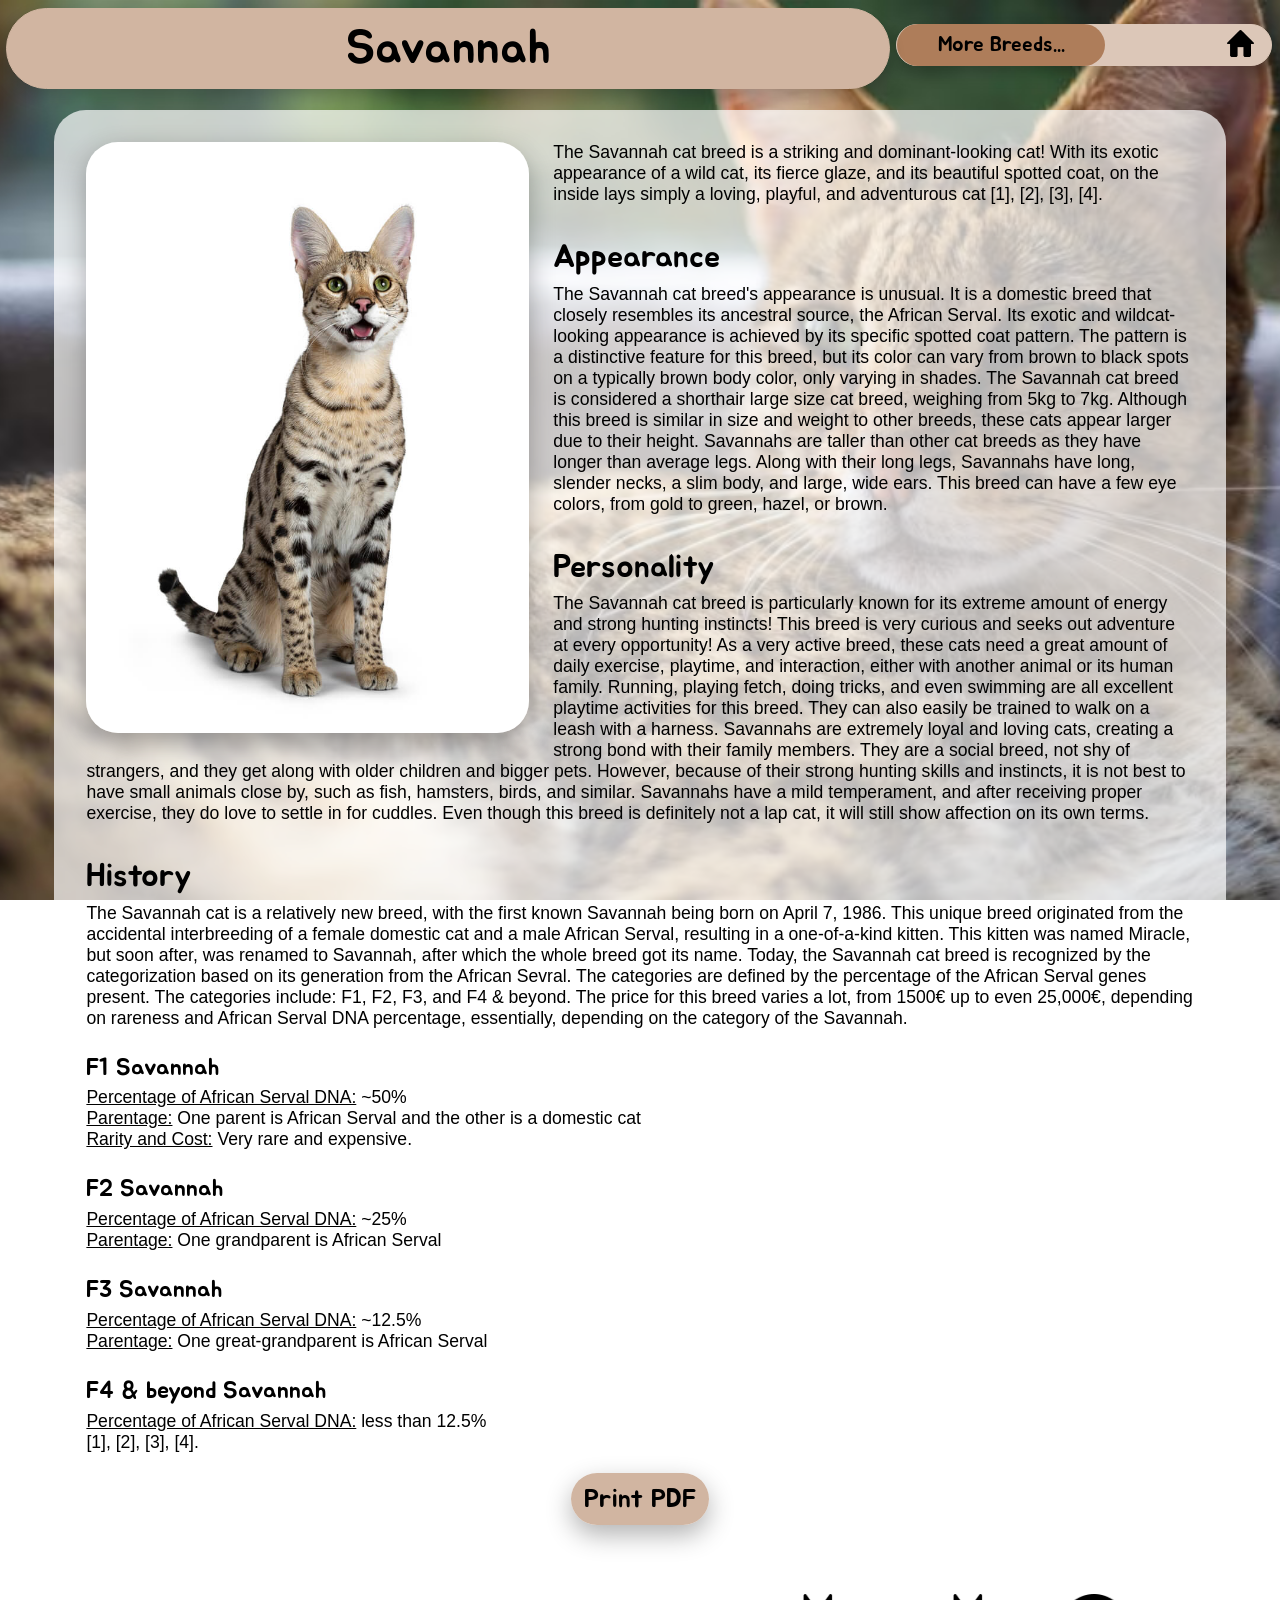
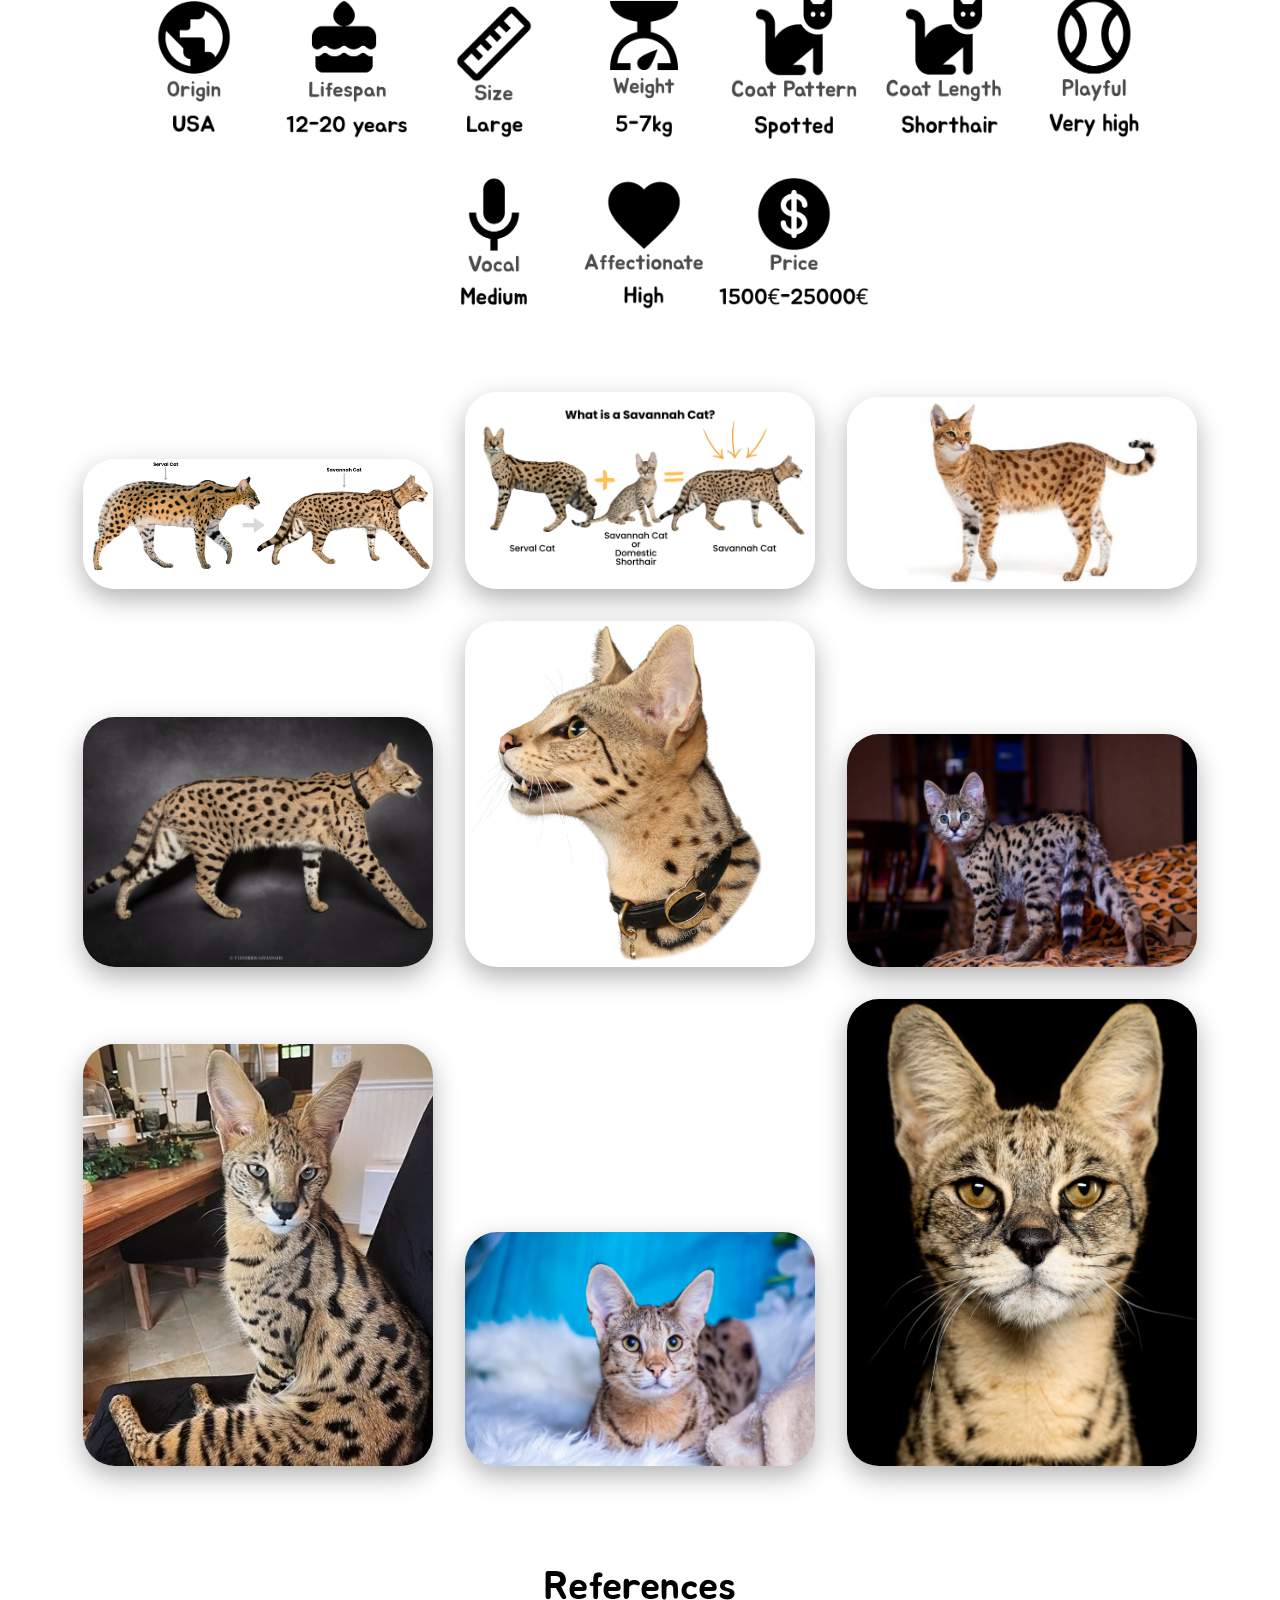
<file: savannah.html>
<!DOCTYPE html>

<html lang="en">

    <head>
        <meta charset="utf-8" />

        <link href="https://fonts.googleapis.com/css2?family=Jua&display=swap" rel="stylesheet">

        <link rel="stylesheet" href="assets/css/savannah.css">

        <title>Savannah</title>
    </head>

        <body>
            <nav>
                <div id = "home">
                    <a href = "index.html">
                        <img src = "assets/images/home.png" width= "27" height="27" alt = "Home Button">
                    </a>
                </div>
            
                <div class="border">
                    <button class="dropbtn">More Breeds...
                        <i class="fa fa-caret-down"></i>
                    </button>
                    <p>.</p>
                        <div class="dropdown-content">
                            <a href="russian-blue.html">Russian Blue</a>
                            <a href="turkish-angora.html">Turkish Angora</a>
                            <a href="siamese.html">Siamese</a>
                            <div id = "current">
                                <a href="savannah.html">Savannah</a>
                            </div>
                            <a href="norwegian-forest.html">Norwegian Forest</a>
                            <a href="abyssinian.html">Abyssinian</a>
                            <a href="munchkin.html">Munchkin</a>
                            <a href="japanese-bobtail.html">Japanese Bobtail</a>
                        </div>
                </div>  
            </nav>

            <header>
                <h1>Savannah</h1>
            </header>

            <div class = "grid">
                <main>
                    <img src = "assets/images/savannah1.jpg" alt = "Savannah">
                    
                    <p> The Savannah cat breed is a striking and dominant-looking cat! 
                        With its exotic appearance of a wild cat, its fierce glaze, and 
                        its beautiful spotted coat, on the inside lays simply a loving, 
                        playful, and adventurous cat [1], [2], [3], [4].  
                    </p>

                    <h2>Appearance</h2>
                    <p> The Savannah cat breed's appearance is unusual. It is a domestic 
                        breed that closely resembles its ancestral source, the African 
                        Serval. Its exotic and wildcat-looking appearance is achieved by 
                        its specific spotted coat pattern. The pattern is a distinctive 
                        feature for this breed, but its color can vary from brown to black 
                        spots on a typically brown body color, only varying in shades. 
                        The Savannah cat breed is considered a shorthair large size cat 
                        breed, weighing from 5kg to 7kg. Although this breed is similar 
                        in size and weight to other breeds, these cats appear larger due 
                        to their height. Savannahs are taller than other cat breeds as 
                        they have longer than average legs. Along with their long legs, 
                        Savannahs have long, slender necks, a slim body, and large, 
                        wide ears. This breed can have a few eye colors, from gold to 
                        green, hazel, or brown. 
                    </p>

                    <h2>Personality</h2>
                    <p> The Savannah cat breed is particularly known for its extreme amount 
                        of energy and strong hunting instincts! This breed is very curious 
                        and seeks out adventure at every opportunity! As a very active breed, 
                        these cats need a great amount of daily exercise, playtime, and 
                        interaction, either with another animal or its human family. Running, 
                        playing fetch, doing tricks, and even swimming are all excellent 
                        playtime activities for this breed. They can also easily be trained 
                        to walk on a leash with a harness. Savannahs are extremely loyal 
                        and loving cats, creating a strong bond with their family members. 
                        They are a social breed, not shy of strangers, and they get along 
                        with older children and bigger pets. However, because of their 
                        strong hunting skills and instincts, it is not best to have small 
                        animals close by, such as fish, hamsters, birds, and similar. 
                        Savannahs have a mild temperament, and after receiving proper 
                        exercise, they do love to settle in for cuddles. Even though this 
                        breed is definitely not a lap cat, it will still show affection on 
                        its own terms.
                    </p>

                    <h2>History</h2>
                    <p> The Savannah cat is a relatively new breed, with the first known 
                        Savannah being born on April 7, 1986. This unique breed originated 
                        from the accidental interbreeding of a female domestic cat and a 
                        male African Serval, resulting in a one-of-a-kind kitten. This 
                        kitten was named Miracle, but soon after, was renamed to Savannah, 
                        after which the whole breed got its name. Today, the Savannah cat 
                        breed is recognized by the categorization based on its generation 
                        from the African Sevral. The categories are defined by the percentage 
                        of the African Serval genes present. The categories include: F1, F2, 
                        F3, and F4 & beyond. The price for this breed varies a lot, from 
                        1500€ up to even 25,000€, depending on rareness and African Serval 
                        DNA percentage, essentially, depending on the category of the Savannah.
                    </p>

                    <h3>F1 Savannah</h3>
                        <p> <span class = "underline">Percentage of African Serval DNA:</span> ~50% <br />
                            <span class = "underline">Parentage:</span> One parent is African Serval and the other is a domestic cat <br />
                            <span class = "underline">Rarity and Cost:</span> Very rare and expensive.
                        </p>
                    
                    <h3>F2 Savannah</h3>
                        <p> <span class = "underline">Percentage of African Serval DNA:</span> ~25% <br />
                            <span class = "underline">Parentage:</span> One grandparent is African Serval
                        </p>

                    <h3>F3 Savannah</h3>
                        <p> <span class = "underline">Percentage of African Serval DNA:</span> ~12.5% <br />
                            <span class = "underline">Parentage:</span> One great-grandparent is African Serval

                    <h3>F4 & beyond Savannah</h3>
                        <p> <span class = "underline">Percentage of African Serval DNA:</span> less than 12.5% <br />
                            [1], [2], [3], [4].
                        </p>


                    <div class = "pdf">
                        <p><a href = "assets/media/savannah.pdf">Print PDF</a></p>
                    </div>
                </main>
                
                <div class = "summary">
                    <img src = "assets/images/savannah-origin.png" alt = "Origin">
                    <img src = "assets/images/savannah-lifespan.png" alt = "Lifespan">
                    <img src = "assets/images/savannah-size.png" alt = "Size">
                    <img src = "assets/images/savannah-weight.png" alt = "Weight">
                    <img src = "assets/images/savannah-coat-pattern.png" alt = "Coat Pattern">
                    <img src = "assets/images/savannah-coat-length.png" alt = "Coat Length">
                    <img src = "assets/images/savannah-playful.png" alt = " Playful">
                    <img src = "assets/images/savannah-vocal.png" alt = "Vocal">
                    <img src = "assets/images/savannah-affectionate.png" alt = "Affectionate">
                    <img src = "assets/images/savannah-price.png" alt = "Price">
                </div>

                <div class = "gallery">
                    <img src = "assets/images/savannah9.png" alt = "Savannah">
                    <img src = "assets/images/savannah6.png" alt = "Savannah">
                    <img src = "assets/images/savannah3.jpg" alt = "Savannah">
                    <img src = "assets/images/savannah7.jpg" alt = "Savannah">
                    <img src = "assets/images/savannah10.png" alt = "Savannah">
                    <img src = "assets/images/savannah2.jpg" alt = "Savannah">
                    <img src = "assets/images/savannah8.jpg" alt = "Savannah">
                    <img src = "assets/images/savannah4.jpg" alt = "Savannah">
                    <img src = "assets/images/savannah5.jpg" alt = "Savannah">
                </div>
                    
                <footer>
                    <a href = "references.html">References</a>
                </footer>
            </div>
        </body>

</html>
</file>
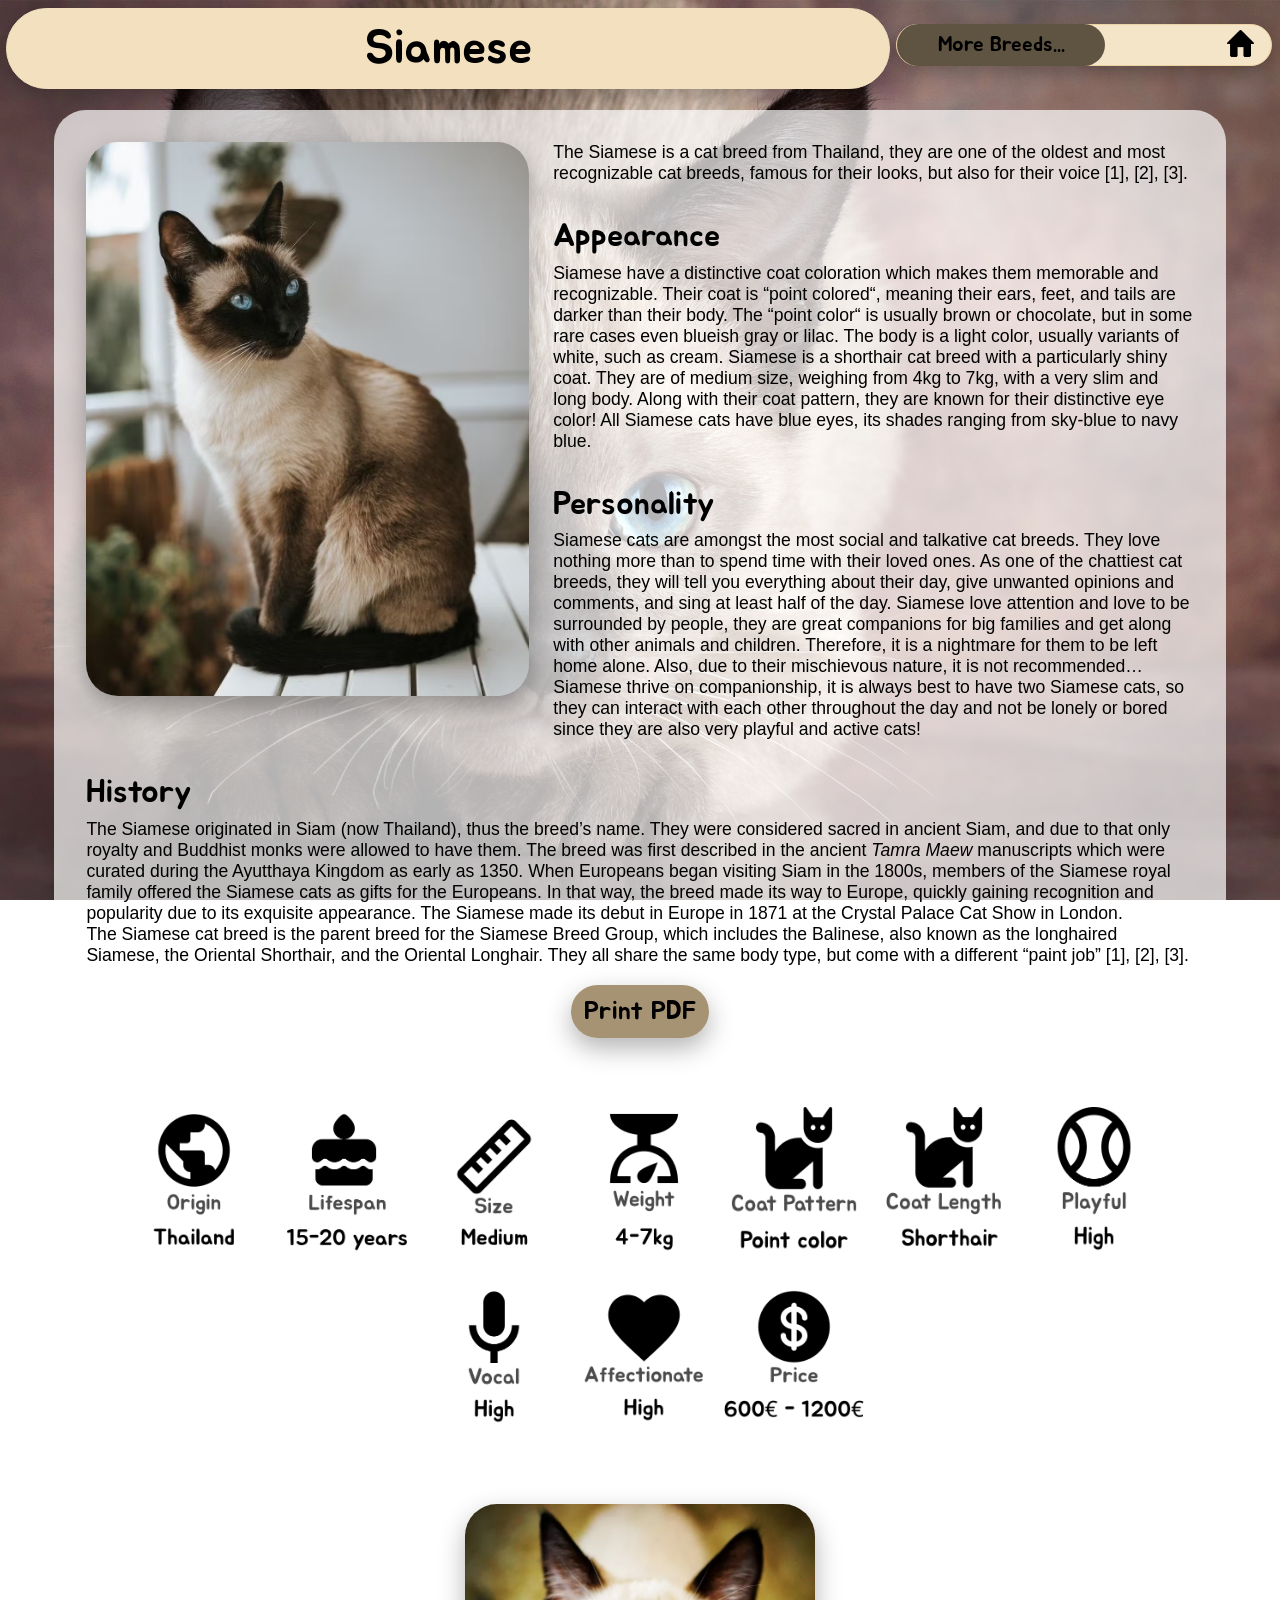
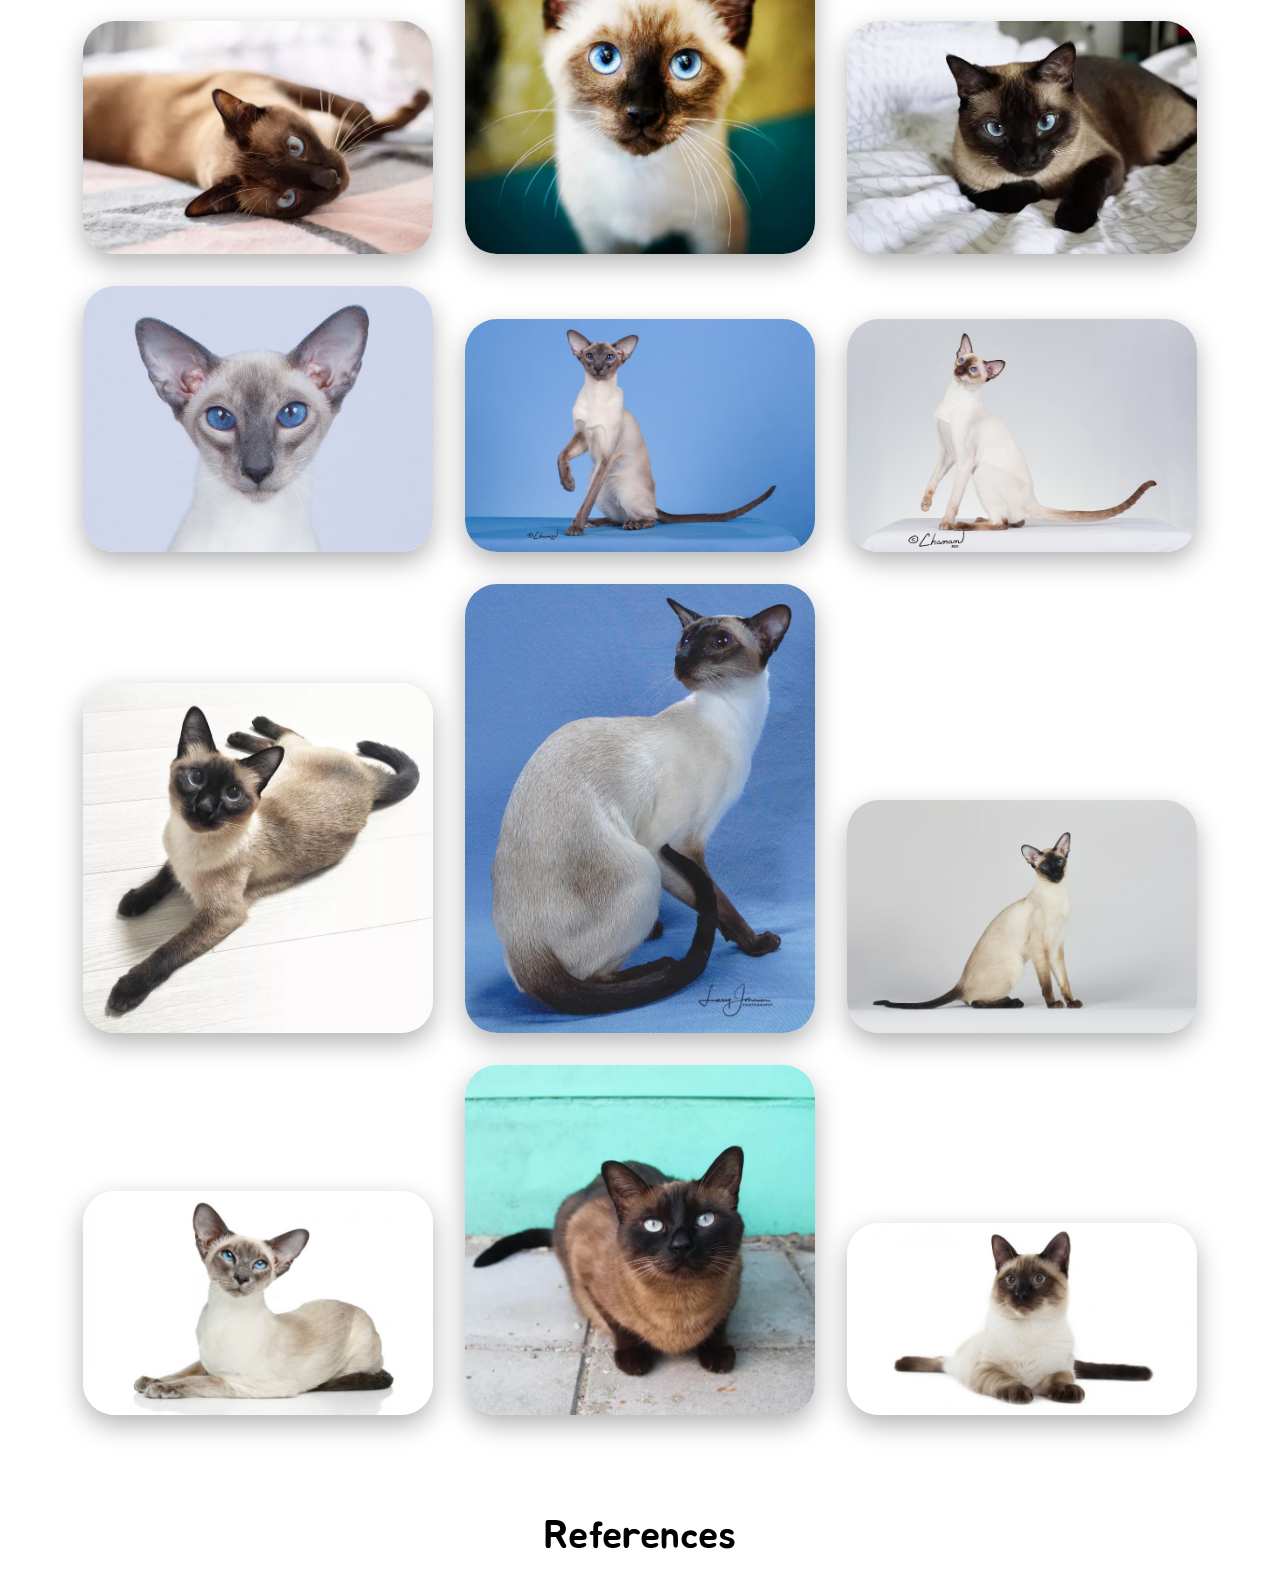
<file: siamese.html>
<!DOCTYPE html>

<html lang="en">

    <head>
        <meta charset="utf-8" />

        <link href="https://fonts.googleapis.com/css2?family=Jua&display=swap" rel="stylesheet">

        <link rel="stylesheet" href="assets/css/siamese.css">

        <title>Siamese</title>
    </head>

        <body>
            <nav>
                <div id = "home">
                    <a href = "index.html">
                        <img src = "assets/images/home.png" width= "27" height="27" alt = "Home Button">
                    </a>
                </div>
            
                <div class="border">
                    <button class="dropbtn">More Breeds...
                        <i class="fa fa-caret-down"></i>
                    </button>
                    <p>.</p>
                        <div class="dropdown-content">
                            <a href="russian-blue.html">Russian Blue</a>
                            <a href="turkish-angora.html">Turkish Angora</a>
                            <div id = "current">
                                <a href="siamese.html">Siamese</a>
                            </div>
                            <a href="savannah.html">Savannah</a>
                            <a href="norwegian-forest.html">Norwegian Forest</a>
                            <a href="abyssinian.html">Abyssinian</a>
                            <a href="munchkin.html">Munchkin</a>
                            <a href="japanese-bobtail.html">Japanese Bobtail</a>
                        </div>
                </div>  
            </nav>

            <header>
                <h1>Siamese</h1>
            </header>

            <div class = "grid">
                <main>
                    <img src = "assets/images/siamese1" alt = "Siamese">
                    
                    <p> The Siamese is a cat breed from Thailand, they are one of the 
                        oldest and most recognizable cat breeds, famous for their looks, 
                        but also for their voice [1], [2], [3].
                    </p>

                    <h2>Appearance</h2>
                    <p> Siamese have a distinctive coat coloration which makes them memorable 
                        and recognizable. Their coat is “point colored“, meaning their ears, 
                        feet, and tails are darker than their body. The “point color“ is 
                        usually brown or chocolate, but in some rare cases even blueish 
                        gray or lilac. The body is a light color, usually variants of 
                        white, such as cream. Siamese is a shorthair cat breed with a 
                        particularly shiny coat. They are of medium size, weighing from 
                        4kg to 7kg, with a very slim and long body. Along with their coat 
                        pattern, they are known for their distinctive eye color! All Siamese 
                        cats have blue eyes, its shades ranging from sky-blue to navy blue.
                    </p>

                    <h2>Personality</h2>
                    <p> Siamese cats are amongst the most social and talkative cat breeds. 
                        They love nothing more than to spend time with their loved ones. 
                        As one of the chattiest cat breeds, they will tell you everything 
                        about their day, give unwanted opinions and comments, and sing at 
                        least half of the day. Siamese love attention and love to be 
                        surrounded by people, they are great companions for big families 
                        and get along with other animals and children. Therefore, it is a 
                        nightmare for them to be left home alone. Also, due to their 
                        mischievous nature, it is not recommended… Siamese thrive on 
                        companionship, it is always best to have two Siamese cats, so 
                        they can interact with each other throughout the day and not be 
                        lonely or bored since they are also very playful and active cats!  
                    </p>

                    <h2>History</h2>
                    <p> The Siamese originated in Siam (now Thailand), thus the breed’s name. 
                        They were considered sacred in ancient Siam, and due to that only 
                        royalty and Buddhist monks were allowed to have them. The breed was 
                        first described in the ancient <em>Tamra Maew</em> manuscripts which were 
                        curated during the Ayutthaya Kingdom as early as 1350. When Europeans 
                        began visiting Siam in the 1800s, members of the Siamese royal family 
                        offered the Siamese cats as gifts for the Europeans. In that way, the 
                        breed made its way to Europe, quickly gaining recognition and 
                        popularity due to its exquisite appearance. The Siamese made its 
                        debut in Europe in 1871 at the Crystal Palace Cat Show in London. <br /> 
                        The Siamese cat breed is the parent breed for the Siamese Breed Group, 
                        which includes the Balinese, also known as the longhaired Siamese, 
                        the Oriental Shorthair, and the Oriental Longhair. They all share the 
                        same body type, but come with a different “paint job” [1], [2], [3].
                        </p>

                    <div class = "pdf">
                        <p><a href = "assets/media/siamese.pdf">Print PDF</a></p>
                    </div>
                </main>
                
                <div class = "summary">
                    <img src = "assets/images/siamese-origin.png" alt = "Origin">
                    <img src = "assets/images/siamese-lifespan.png" alt = "Lifespan">
                    <img src = "assets/images/siamese-size.png" alt = "Size">
                    <img src = "assets/images/siamese-weight.png" alt = "Weight">
                    <img src = "assets/images/siamese-coat-pattern.png" alt = "Coat Pattern">
                    <img src = "assets/images/siamese-coat-length.png" alt = "Coat Length">
                    <img src = "assets/images/siamese-playful.png" alt = " Playful">
                    <img src = "assets/images/siamese-vocal.png" alt = "Vocal">
                    <img src = "assets/images/siamese-affectionate.png" alt = "Affectionate">
                    <img src = "assets/images/siamese-price.png" alt = "Price">
                </div>

                <div class = "gallery">
                    <img src = "assets/images/siamese10.webp" alt = "Siamese">
                    <img src = "assets/images/siamese13.webp" alt = "Siamese">
                    <img src = "assets/images/siamese11.webp" alt = "Siamese">
                    <img src = "assets/images/siamese5.jpg" alt = "Siamese">
                    <img src = "assets/images/siamese6.jpg" alt = "Siamese">
                    <img src = "assets/images/siamese7.jpg" alt = "Siamese">
                    <img src = "assets/images/siamese9.webp" alt = "Siamese">
                    <img src = "assets/images/siamese8.webp" alt = "Siamese">
                    <img src = "assets/images/siamese3.jpg" alt = "Siamese">
                    <img src = "assets/images/siamese4.jpg" alt = "Siamese">
                    <img src = "assets/images/siamese12.webp" alt = "Siamese">
                    <img src = "assets/images/siamese2.jpg	" alt = "Siamese">
                </div>
                    
                <footer>
                    <a href = "references.html">References</a>
                </footer>
            </div>
        </body>

</html>
</file>
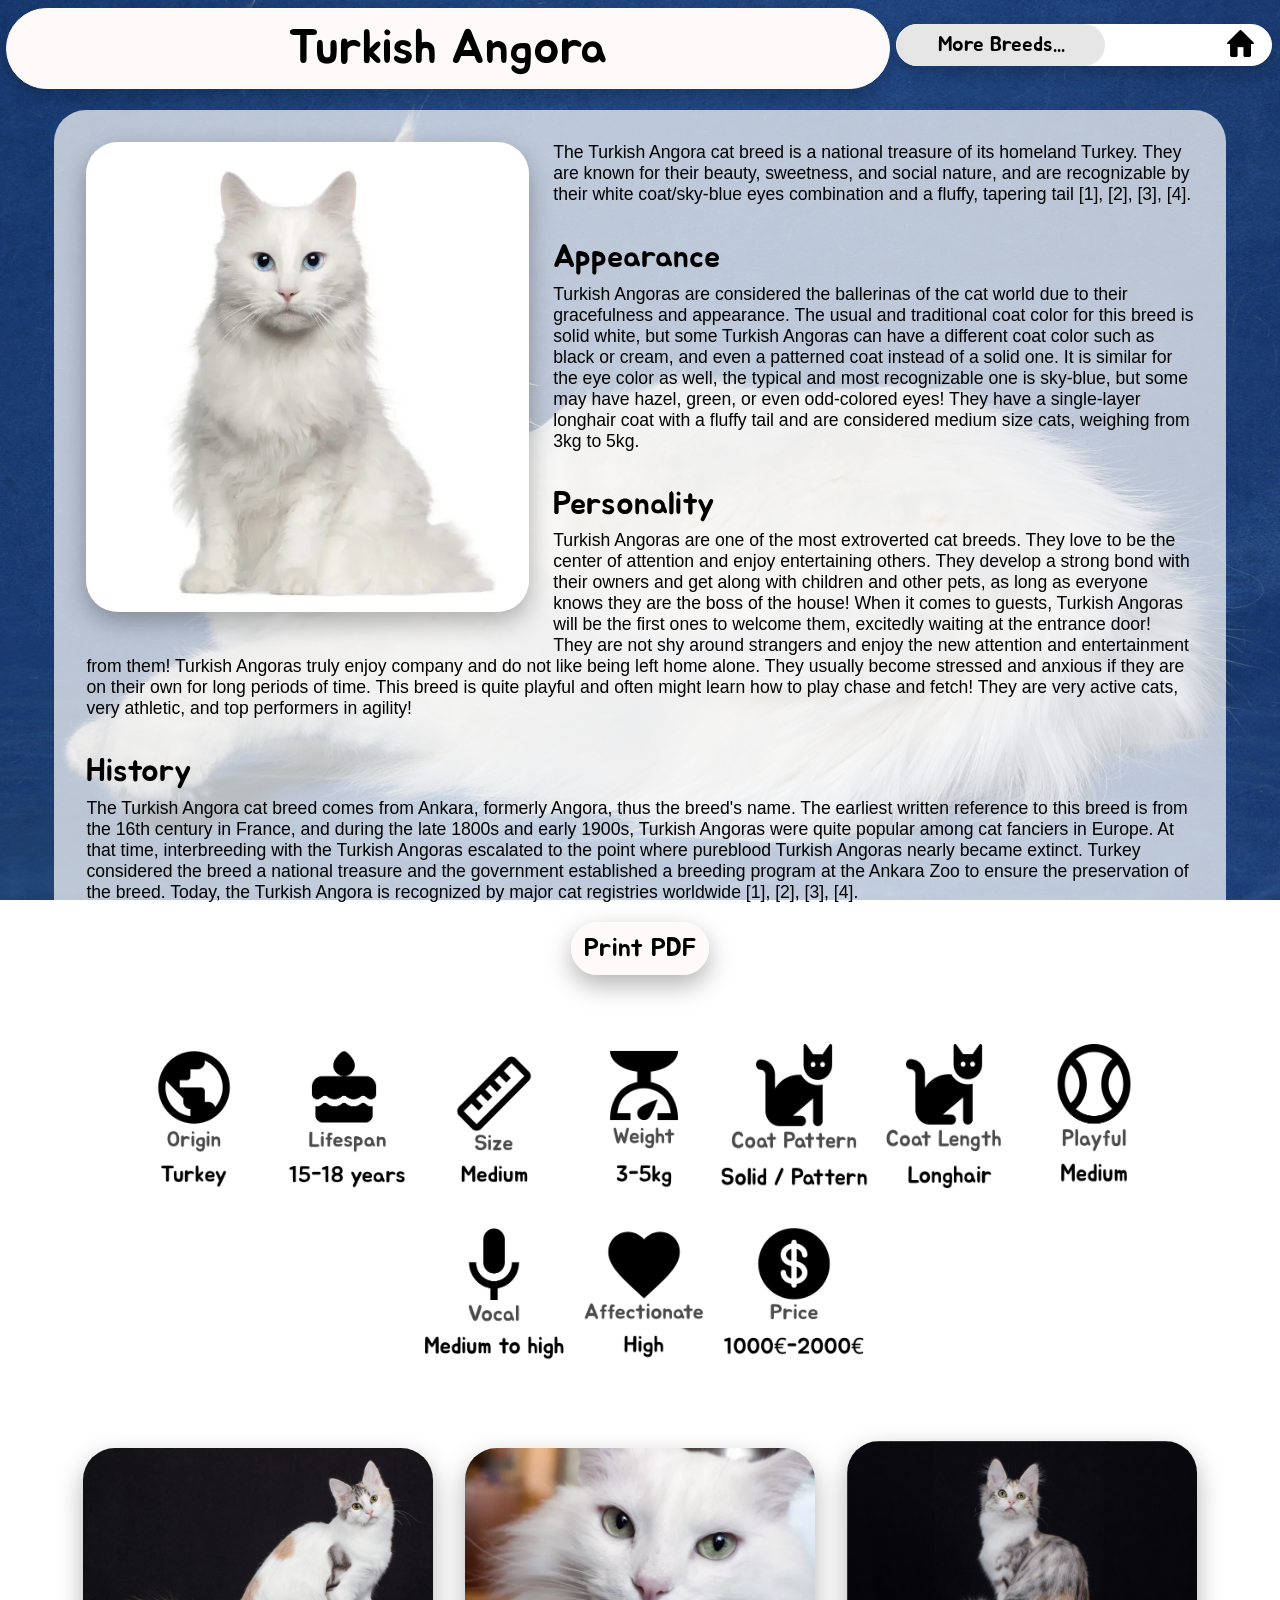
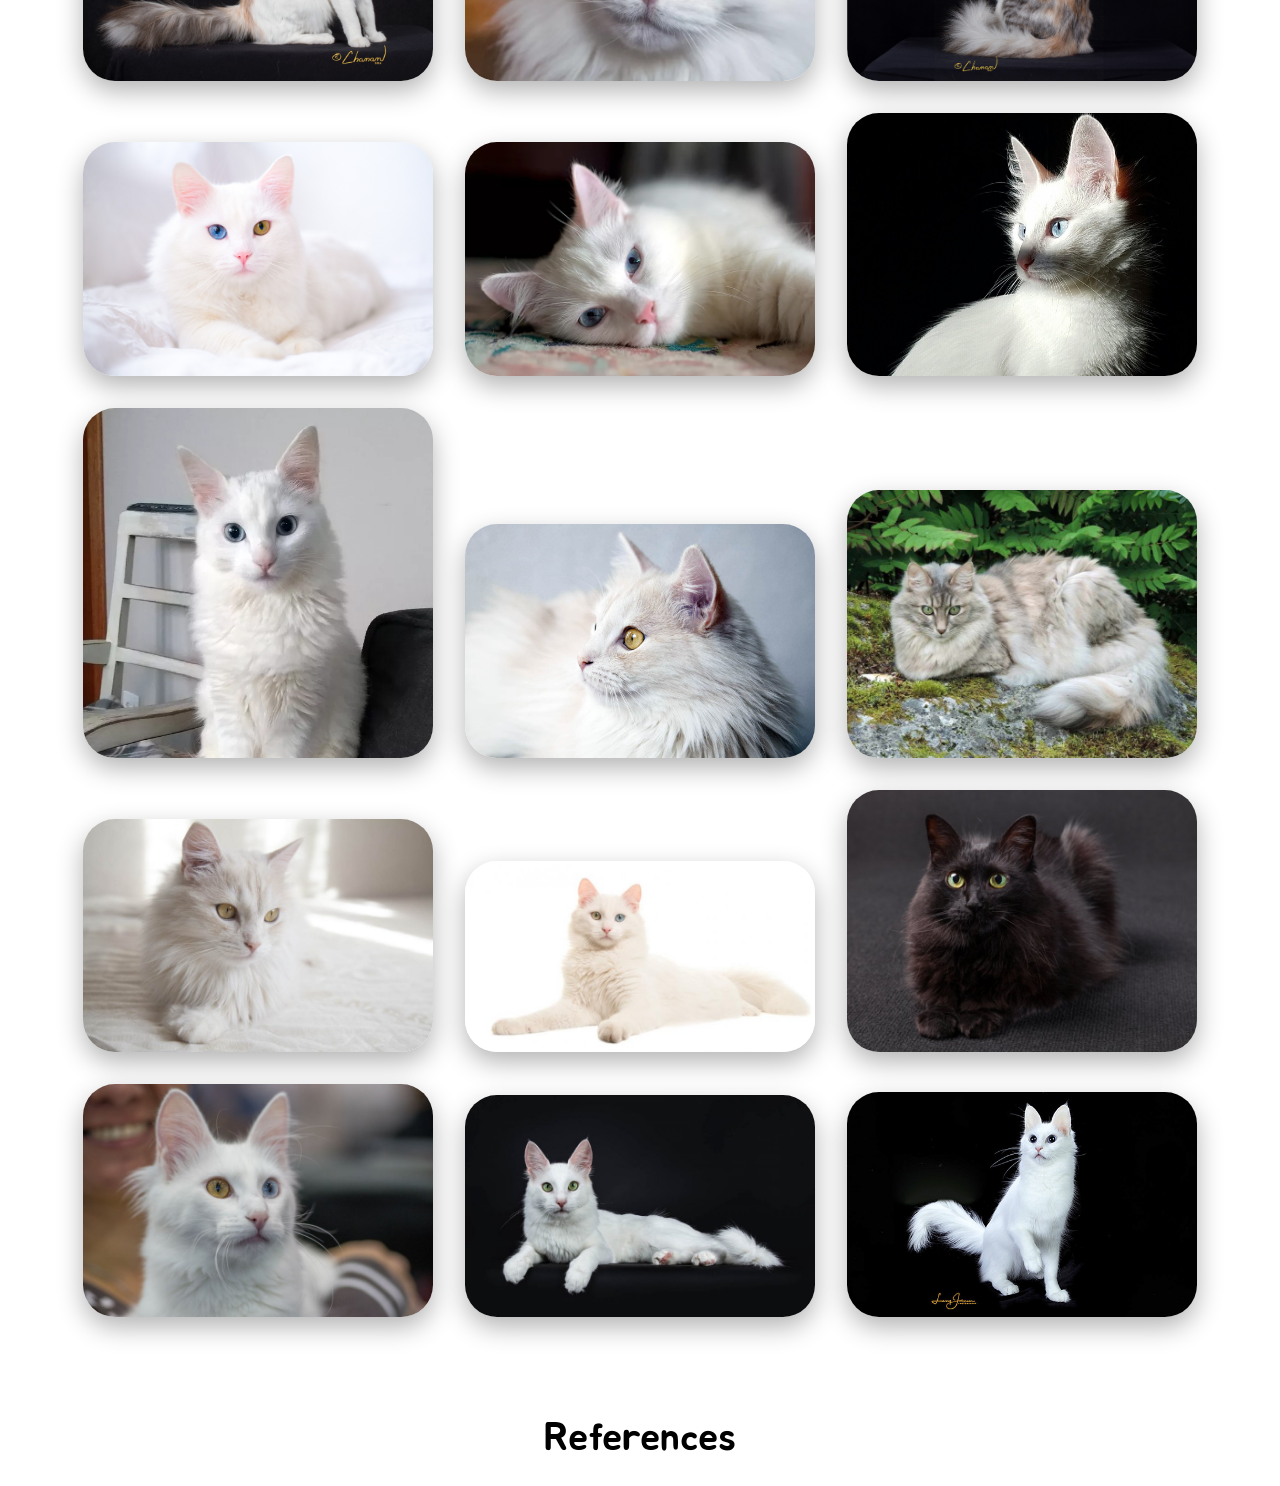
<file: turkish-angora.html>
<!DOCTYPE html>

<html lang="en">

    <head>
        <meta charset="utf-8" />

        <link href="https://fonts.googleapis.com/css2?family=Jua&display=swap" rel="stylesheet">

        <link rel="stylesheet" href="assets/css/turkish-angora.css">

        <title>Turkish Angora</title>
    </head>

        <body>
            <nav>
                <div id = "home">
                    <a href = "index.html">
                        <img src = "assets/images/home.png" width= "27" height="27" alt = "Home Button">
                    </a>
                </div>
            
                <div class="border">
                    <button class="dropbtn">More Breeds...
                        <i class="fa fa-caret-down"></i>
                    </button>
                    <p>.</p>
                        <div class="dropdown-content">
                            <a href="russian-blue.html">Russian Blue</a>
                            <div id = "current">
                                <a href="turkish-angora.html">Turkish Angora</a>
                            </div>
                            <a href="siamese.html">Siamese</a>
                            <a href="savannah.html">Savannah</a>
                            <a href="norwegian-forest.html">Norwegian Forest</a>
                            <a href="abyssinian.html">Abyssinian</a>
                            <a href="munchkin.html">Munchkin</a>
                            <a href="japanese-bobtail.html">Japanese Bobtail</a>
                        </div>
                </div>  
            </nav>

            <header>
                <h1>Turkish Angora</h1>
            </header>

            <div class = "grid">
                <main>
                    <img src = "assets/images/turkish-agnora1.png" alt = "Turkish Angora">
                    
                    <p> The Turkish Angora cat breed is a national treasure of its homeland 
                        Turkey. They are known for their beauty, sweetness, and social nature, 
                        and are recognizable by their white coat/sky-blue eyes combination 
                        and a fluffy, tapering tail [1], [2], [3], [4]. 
                    </p>

                    <h2>Appearance</h2>
                    <p> Turkish Angoras are considered the ballerinas of the cat world due to 
                        their gracefulness and appearance. The usual and traditional coat color 
                        for this breed is solid white, but some Turkish Angoras can have a 
                        different coat color such as black or cream, and even a patterned coat 
                        instead of a solid one. It is similar for the eye color as well, the 
                        typical and most recognizable one is sky-blue, but some may have hazel, 
                        green, or even odd-colored eyes! They have a single-layer longhair coat 
                        with a fluffy tail and are considered medium size cats, weighing from 
                        3kg to 5kg. 
                    </p>

                    <h2>Personality</h2>
                    <p> Turkish Angoras are one of the most extroverted cat breeds. They love 
                        to be the center of attention and enjoy entertaining others. They 
                        develop a strong bond with their owners and get along with children 
                        and other pets, as long as everyone knows they are the boss of the 
                        house! When it comes to guests, Turkish Angoras will be the first 
                        ones to welcome them, excitedly waiting at the entrance door! They 
                        are not shy around strangers and enjoy the new attention and 
                        entertainment from them! Turkish Angoras truly enjoy company and 
                        do not like being left home alone. They usually become stressed and 
                        anxious if they are on their own for long periods of time. This breed 
                        is quite playful and often might learn how to play chase and fetch! 
                        They are very active cats, very athletic, and top performers in agility!
                    </p>

                    <h2>History</h2>
                    <p> The Turkish Angora cat breed comes from Ankara, formerly Angora, thus 
                        the breed's name. The earliest written reference to this breed is from 
                        the 16th century in France, and during the late 1800s and early 1900s, 
                        Turkish Angoras were quite popular among cat fanciers in Europe. At 
                        that time, interbreeding with the Turkish Angoras escalated to the 
                        point where pureblood Turkish Angoras nearly became extinct. Turkey 
                        considered the breed a national treasure and the government established 
                        a breeding program at the Ankara Zoo to ensure the preservation of the 
                        breed. Today, the Turkish Angora is recognized by major cat registries 
                        worldwide [1], [2], [3], [4].
                    </p>

                    <div class = "pdf">
                        <p><a href = "assets/media/turkish-angora.pdf">Print PDF</a></p>
                    </div>
                </main>
                
                <div class = "summary">
                    <img src = "assets/images/turkish-angora-origin.png" alt = "Origin">
                    <img src = "assets/images/turkish-angora-lifespan.png" alt = "Lifespan">
                    <img src = "assets/images/turkish-angora-size.png" alt = "Size">
                    <img src = "assets/images/turkish-angora-weight.png" alt = "Weight">
                    <img src = "assets/images/turkish-angora-coat-pattern.png" alt = "Coat Pattern">
                    <img src = "assets/images/turkish-angora-coat-length.png" alt = "Coat Length">
                    <img src = "assets/images/turkish-angora-playful.png" alt = " Playful">
                    <img src = "assets/images/turkish-angora-vocal.png" alt = "Vocal">
                    <img src = "assets/images/turkish-angora-affectionate.png" alt = "Affectionate">
                    <img src = "assets/images/turkish-angora-price.png" alt = "Price">
                </div>

                <div class = "gallery">
                    <img src = "assets/images/turkish-angora3.jpg" alt = "Turkish Angora">
                    <img src = "assets/images/turkish-angora7.webp" alt = "Turkish Angora">
                    <img src = "assets/images/turkish-angora4.jpg" alt = "Turkish Angora">
                    <img src = "assets/images/turkish-angora5.jpg" alt = "Turkish Angora">
                    <img src = "assets/images/turkish-angora6.webp" alt = "Turkish Angora">
                    <img src = "assets/images/turkish-angora16.jpg" alt = "Turkish Angora">
                    <img src = "assets/images/turkish-angora8.webp" alt = "Turkish Angora">
                    <img src = "assets/images/turkish-angora9.jpg" alt = "Turkish Angora">
                    <img src = "assets/images/turkish-angora15.jpg" alt = "Turkish Angora">
                    <img src = "assets/images/turkish-angora11.jpg" alt = "Turkish Angora">
                    <img src = "assets/images/turkish-angora12.jpg" alt = "Turkish Angora">
                    <img src = "assets/images/turkish-angora14.jpg" alt = "Turkish Angora">
                    <img src = "assets/images/turkish-angora13.jpg" alt = "Turkish Angora">
                    <img src = "assets/images/turkish-angora10.jpg" alt = "Turkish Angora">
                    <img src = "assets/images/turkish-angora2.jpg" alt = "Turkish Angora">
                </div>
                    
                <footer>
                    <a href = "references.html">References</a>
                </footer>
            </div>
        </body>

</html>
</file>
<file: assets/css/index.css>
body{
    font-family: sans-serif;
    padding: 0.2em;
    margin: 0.2em;
    font-size: 100%;
    background-image: url('../images/LANA.jpg');
    background-size: cover;
    background-position: center; 
    background-repeat: no-repeat; 
    background-attachment: fixed;
    overflow-x: hidden;
}

header {grid-area: header;}
.main {grid-area: main;}
footer {grid-area: footer;}

.grid {
    display: grid;
    grid-template-columns: 100%;
    grid-template-areas:
    'header'
    'main'
    'footer';
}

header {
    margin-left: auto;
    margin-right: auto;
    padding: 0.3em;
    font-weight: bold;
    color: black;
    margin-top: 20vh;
    margin-bottom: 20vh;
    padding-top: 1em;
    padding-bottom: 1em;
    opacity: 0%;
    transition: opacity 2.5s ease;
}

header img {
    width: 25vw;
    min-width: 350px;
    height: auto; 
}

header:hover {
    opacity: 100%;
}

.main {
    width: 60vw;
    justify-self: center;
    background-color: rgba(255, 255, 255, 0.7);
    border-radius: 2em;
    padding-top: 1em;
    padding-bottom: 1em;
    padding-left: 2em;
    padding-right: 2em;
    margin-bottom: 1em;
    margin-top: 3em;
}

.main h1 {
    text-align: center;
    color: black;
    font-family: 'Jua', sans-serif;
    font-size: 3em;
    font-weight: lighter;
    margin: 0em;
    margin-top: 0.2em;
}

.main p {
    font-size: 1.1em;
}

.gallery {
    display: flex;
    flex-direction: row;
    flex-wrap: wrap;
    justify-content: center;
    width: 86vw;
    justify-self: center;
    background-color: rgba(255, 255, 255, 0.6);
    border-radius: 2em;
    padding-top: 1em;
    padding-bottom: 1em;
    padding-left: 0;
    padding-right: 0;
    margin-top: 0;
    margin-bottom: 0.5em;
    margin-left: 0.5em;
    margin-right: 0.5em;
}

.gallery img {
    width: 100%;
    min-width: 400px;
    border-radius: 2em;
    opacity: 100%;
    transition: opacity 0.5s ease;
    object-fit: cover;
    box-shadow: 0px 10px 26px 0px rgba(0,0,0,0.3);
}

.gallery img:hover {
    opacity: 70%;
}

.decoration {
    border: 3px solid gray;
    border-radius: 2em;
    margin: 1em;
    padding: 0;
}

.gallery a {
    text-decoration: none;
    color: black;
    text-align: center;
}

figcaption {
    font-family: 'Jua', sans-serif;
    font-weight: lighter;
    font-size: 1.5em;
}

.gallery a:hover {
    text-decoration: underline;
}

footer {
    background-color: rgba(255, 255, 255, 0.6);
    border-radius: 2em;
    padding-top: 0.5em;
    padding-bottom: 0.5em;
    padding-left: 2em;
    padding-right: 2em;
    margin-bottom: 0.5em;
    margin-top: 3em;
    text-align: center;

}

footer a {
    color: black;
    text-decoration: none;
    font-family: 'Jua', sans-serif;
    font-weight: lighter;
    font-size: 2.5em;
}

footer a:hover {
    text-decoration: underline;
}


@media screen and (max-width: 1024px) {
    header img {
        width: 35vw;
        min-width: 300px;
        height: auto;  
    }

    header {
        opacity: 100%; 
        transition: none;
    }

    .gallery img {
        width: 100%;
        min-width: 330px;
        height: auto;
        border-radius: 2em;
    }

    footer a {
        font-size: 2em;
    }

}


@media screen and (max-width: 768px) {
    .main {
        width: 80vw;
    }

    header img {
        width: 40vw;
        min-width: 270px;
        height: auto; 
    }

}


@media screen and (max-width: 448px) {
    header img {
        width: 40vw;
        height: auto;  
    }

    .main h1 {
        font-size: 2em;
    }
    
    .main p {
        font-size: 1em;
    }

    .decoration {
        border: none;
    }

    .gallery img {
        width: 50%;
        min-width: 250px;
    }
}
</file>
<file: assets/css/abyssinian.css>
body{
    font-family: sans-serif;
    padding: 0.2em;
    margin: 0.2em;
    font-size: 100%;
    background-image: url('../images/abyssinian-background.jpg');
    background-size: cover;
    background-position: center; 
    background-repeat: no-repeat; 
    background-attachment: fixed;
    overflow-x: hidden;
}

main {grid-area: main;}
.gallery {grid-area: gallery;}
.summery {grid-area: summery;}
footer {grid-area: footer;}

.grid {
    display: grid;
    grid-template-columns: 100%;
    grid-template-areas:
    'main'
    'summery'
    'gallery'
    'footer';
}

nav {
    position: fixed;
    width: 100%;
    box-sizing: border-box;
    padding: 0;
    margin: 0;
}

.border {
    padding-left: 0;
    margin-top: 1em;
    margin-bottom: 1em;
    margin-left: 1em;
    margin-right: 1em;
    border: 1px solid #e0a584;
    background-color: #e0a584;
    float: left;
    border-radius: 2em;
    margin: 0;
    padding-left: 3.5em;
    position: fixed;
    top: 1.5em;
    right: 0.5em;
    left: 70%;
    box-shadow: 0px 8px 16px 0px rgba(0,0,0,0.2);
}

.border p {
    visibility: hidden;
    margin: 0.7em;
}

#home {
    position: absolute;
    top: 1.5em;
    right: 2em;
    z-index: 100000;
}

#home:hover {
    border-bottom: 3px solid black;
}

.dropbtn {
    position: absolute;
    top: -0.05em;
    left: 0em;
    background-color: #c75c22
    ;
    border-radius: 2em;
    color: black;
    min-height: 2em;
    min-width: 10em;
    font-family: 'Jua', sans-serif;
    font-weight: lighter;
    font-size: 1.3em;
    border: none;
    cursor: pointer;
  }
  
.dropdown-content {
    display: none;
    position: absolute;
    top: 2.5em;
    left: 2em;
    background-color: #d48053;
    min-width: 15em;
    box-shadow: 0px 8px 20px 0px rgba(0,0,0,0.4);
    z-index: 1;
    border-radius: 2em;
}
  
.dropdown-content a {
    color: black;
    padding: 0.8em 1em;
    text-decoration: none;
    font-family: 'Jua', sans-serif;
    font-weight: lighter;
    font-size: 1.3em;
    display: block;
}
  
.dropdown-content a:hover {
    background-color: #c75c22;
    border-radius: 2em;
}
  
.border:focus-within .dropdown-content{
    display: block;
}
  
.dropbtn:hover {
    background-color: #d48053;
}

#current {
    color: black;
    background-color: #c75c22;
    border-radius: 2em;
}

header {
    border: 1px solid #d48053;
    border-radius: 3em;
    background-color: #d48053;
    text-align: center;
    padding: 0;
    margin: 0;
    position: fixed;
    top: 0.5em;
    left: 0.4em;
    right: 30.5%;
    box-shadow: 0px 8px 16px 0px rgba(0,0,0,0.2);
}

header h1 {
    font-family: 'Jua', sans-serif;
    font-weight: lighter;
    font-size: 3em;
    margin: 0.2em;
}

main {
    justify-self: center;
    background-color: rgba(255, 255, 255, 0.7);
    border-radius: 2em;
    padding-top: 2em;
    padding-bottom: 0em;
    padding-left: 2em;
    padding-right: 2em;
    margin-bottom: 1em;
    margin-top: 6.5em;
    margin-left: 3em;
    margin-right: 3em;
}

main h2 {
    margin-left: 0em;
    margin-right: 0em;
    margin-top: 1em;
    margin-bottom: 0.2em;
    font-family: 'Jua', sans-serif;
    font-weight: lighter;
    font-size: 2em;
}

main p {
    font-size: 1.1em;
    margin: 0em;
}

main img {
    width: 40%;
    height: auto;
    border-radius: 2em;
    float: left;
    margin-right: 1.5em;
    margin-left: 0em;
    margin-bottom: 1.5em;
    margin-top: 0;
    box-shadow: 0px 10px 26px 0px rgba(0,0,0,0.3);
}

.pdf {
    font-family: 'Jua', sans-serif;
    font-weight: lighter;
    font-size: 1.5em;
    display: inline;
    padding-left: 1em;
    padding-right: 1em;
    padding-top: 0.5em;
    padding-bottom: 0.5em;
    text-align: center;
}

.pdf a {
    color: black;
    text-decoration: none;
    background-color: #e0a584;
    border-radius: 2em;
    padding: 0.5em;
    box-shadow: 0px 10px 26px 0px rgba(0,0,0,0.3);
}

.pdf a:hover {
    text-decoration: underline;
}

.summary {
    display: flex;
    flex-direction: row;
    flex-wrap: wrap;
    justify-content: center;
    background-color: rgba(255, 255, 255, 0.7);
    border-radius: 2em;
    padding-bottom: 2em;
    padding-top: 0em;
    padding-right: 0em;
    padding-left: 0.5em;
    margin-left: 3em;
    margin-right: 3em;
    margin-bottom: 1em;
}

.summary img {
    width: 12%;
    min-width: 150px;
    margin-left: 0em;
    margin-right: 0em;
    margin-bottom: 0em;
    margin-top: 2em;
}

.gallery {
    display: flex;
    flex-direction: row;
    flex-wrap: wrap;
    justify-content: center;
    justify-self: center;
    background-color: rgba(255, 255, 255, 0.5);
    border-radius: 2em;
    padding-top: 1em;
    padding-bottom: 1em;
    padding-left: 0;
    padding-right: 0;
    margin-top: 0;
    margin-bottom: 0.5em;
    margin-left: 0.5em;
    margin-right: 0.5em;
}

.gallery img {
    width: 25%;
    min-width: 350px;
    height: auto;
    align-self: baseline;
    border-radius: 2em;
    margin: 1em;
    box-shadow: 0px 10px 26px 0px rgba(0,0,0,0.3);
}

footer {
    background-color: rgba(255, 255, 255, 0.6);
    border-radius: 2em;
    padding-top: 0.5em;
    padding-bottom: 0.5em;
    padding-left: 2em;
    padding-right: 2em;
    margin-bottom: 0.5em;
    margin-top: 3em;
    text-align: center;
}

footer a {
    color: black;
    text-decoration: none;
    font-family: 'Jua', sans-serif;
    font-weight: lighter;
    font-size: 2.5em;
}

footer a:hover {
    text-decoration: underline;
}





@media screen and (max-width: 1024px) {
    header {
        right: 0.4em;
        width: 98.5%;
    }
    
    .border {
        top: 6em;
        right: 0.5em;
        left: 0.5em;
    }

    #home {
        top: 5.9em;
        right: 2em;
    }

    main {
        margin-top: 9em;
        margin-left: 3em;
        margin-right: 3em;
    }

    main img {
        float: unset;
        margin-left: 5.5em;
        margin-right: 5.5em;
        min-width: 75%;
    }

    .summary img {
        width: 20%;
        min-width: 100px;
    }

    footer a {
        font-size: 2em;
    }

}






@media screen and (max-width: 768px) {
    header h1 {
        font-size: 2.5em;
    }

    .border {
        top: 5.2em;
        right: 0.5em;
        left: 0.5em;
    }

    #home {
        top: 5.1em;
        right: 2em;
    }

    main {
        margin-top: 8.2em;
        margin-left: 1em;
        margin-right: 1em;
    }

    main img {
        float: unset;
        margin-left: 3.5em;
        margin-right: 3.5em;
        min-width: 75%;
    }

    .summary img {
        width: 30%;
        min-width: 90px;
    }

    .pdf {
        font-size: 1.3em;
    }
} 





@media  screen and (max-width: 448px) {
    .summary img {
        width: 30%;
        min-width: 70px;
    }
    
    .gallery img {
        width: 25%;
        min-width: 250px;
    }
}
</file>
<file: assets/css/japanese-bobtail.css>
body{
    font-family: sans-serif;
    padding: 0.2em;
    margin: 0.2em;
    font-size: 100%;
    background-image: url('../images/japanese-bobtail-background.webp');
    background-size: cover;
    background-position: center; 
    background-repeat: no-repeat; 
    background-attachment: fixed;
    overflow-x: hidden;
}

main {grid-area: main;}
.gallery {grid-area: gallery;}
.summery {grid-area: summery;}
footer {grid-area: footer;}

.grid {
    display: grid;
    grid-template-columns: 100%;
    grid-template-areas:
    'main'
    'summery'
    'gallery'
    'footer';
}

nav {
    position: fixed;
    width: 100%;
    box-sizing: border-box;
    padding: 0;
    margin: 0;
}

.border {
    padding-left: 0;
    margin-top: 1em;
    margin-bottom: 1em;
    margin-left: 1em;
    margin-right: 1em;
    border: 1px solid #ffeadc;
    background-color: #ffeadc;
    float: left;
    border-radius: 2em;
    margin: 0;
    padding-left: 3.5em;
    position: fixed;
    top: 1.5em;
    right: 0.5em;
    left: 70%;
    box-shadow: 0px 8px 16px 0px rgba(0,0,0,0.2);
}

.border p {
    visibility: hidden;
    margin: 0.7em;
}

#home {
    position: absolute;
    top: 1.5em;
    right: 2em;
    z-index: 100000;
}

#home:hover {
    border-bottom: 3px solid black;
}

.dropbtn {
    position: absolute;
    top: -0.05em;
    left: 0em;
    background-color: #d5824d;
    border-radius: 2em;
    color: black;
    min-height: 2em;
    min-width: 10em;
    font-family: 'Jua', sans-serif;
    font-weight: lighter;
    font-size: 1.3em;
    border: none;
    cursor: pointer;
  }
  
.dropdown-content {
    display: none;
    position: absolute;
    top: 2.5em;
    left: 2em;
    background-color: #fff;
    min-width: 15em;
    box-shadow: 0px 8px 20px 0px rgba(0,0,0,0.4);
    z-index: 1;
    border-radius: 2em;
}
  
.dropdown-content a {
    color: black;
    padding: 0.8em 1em;
    text-decoration: none;
    font-family: 'Jua', sans-serif;
    font-weight: lighter;
    font-size: 1.3em;
    display: block;
}
  
.dropdown-content a:hover {
    background-color: #d5824d;
    border-radius: 2em;
}
  
.border:focus-within .dropdown-content{
    display: block;
}
  
.dropbtn:hover {
    background-color: #ffab72;
}

#current {
    color: black;
    background-color: #d5824d;
    border-radius: 2em;
}

header {
    border: 1px solid #fff;
    border-radius: 3em;
    background-color: #fff;
    text-align: center;
    padding: 0;
    margin: 0;
    position: fixed;
    top: 0.5em;
    left: 0.4em;
    right: 30.5%;
    box-shadow: 0px 8px 16px 0px rgba(0,0,0,0.2);
}

header h1 {
    font-family: 'Jua', sans-serif;
    font-weight: lighter;
    font-size: 3em;
    margin: 0.2em;
}

main {
    justify-self: center;
    background-color: rgba(255, 255, 255, 0.7);
    border-radius: 2em;
    padding-top: 2em;
    padding-bottom: 0em;
    padding-left: 2em;
    padding-right: 2em;
    margin-bottom: 1em;
    margin-top: 6.5em;
    margin-left: 3em;
    margin-right: 3em;
}

main h2 {
    margin-left: 0em;
    margin-right: 0em;
    margin-top: 1em;
    margin-bottom: 0.2em;
    font-family: 'Jua', sans-serif;
    font-weight: lighter;
    font-size: 2em;
}

main p {
    font-size: 1.1em;
    margin: 0em;
}

main img {
    width: 40%;
    height: auto;
    border-radius: 2em;
    float: left;
    margin-right: 1.5em;
    margin-left: 0em;
    margin-bottom: 1.5em;
    margin-top: 0;
    box-shadow: 0px 10px 26px 0px rgba(0,0,0,0.3);
}

.pdf {
    font-family: 'Jua', sans-serif;
    font-weight: lighter;
    font-size: 1.5em;
    display: inline;
    padding-left: 1em;
    padding-right: 1em;
    padding-top: 0.5em;
    padding-bottom: 0.5em;
    text-align: center;
}

.pdf a {
    color: black;
    text-decoration: none;
    background-color: #ffeadc;
    border-radius: 2em;
    padding: 0.5em;
    box-shadow: 0px 10px 26px 0px rgba(0,0,0,0.3);
}

.pdf a:hover {
    text-decoration: underline;
}

.summary {
    display: flex;
    flex-direction: row;
    flex-wrap: wrap;
    justify-content: center;
    background-color: rgba(255, 255, 255, 0.7);
    border-radius: 2em;
    padding-bottom: 2em;
    padding-top: 0em;
    padding-right: 0em;
    padding-left: 0.5em;
    margin-left: 3em;
    margin-right: 3em;
    margin-bottom: 1em;
}

.summary img {
    width: 12%;
    min-width: 150px;
    margin-left: 0em;
    margin-right: 0em;
    margin-bottom: 0em;
    margin-top: 2em;
}

.gallery {
    display: flex;
    flex-direction: row;
    flex-wrap: wrap;
    justify-content: center;
    justify-self: center;
    background-color: rgba(255, 255, 255, 0.5);
    border-radius: 2em;
    padding-top: 1em;
    padding-bottom: 1em;
    padding-left: 0;
    padding-right: 0;
    margin-top: 0;
    margin-bottom: 0.5em;
    margin-left: 0.5em;
    margin-right: 0.5em;
}

.gallery img {
    width: 25%;
    min-width: 350px;
    height: auto;
    align-self: baseline;
    border-radius: 2em;
    margin: 1em;
    box-shadow: 0px 10px 26px 0px rgba(0,0,0,0.3);
}

footer {
    background-color: rgba(255, 255, 255, 0.6);
    border-radius: 2em;
    padding-top: 0.5em;
    padding-bottom: 0.5em;
    padding-left: 2em;
    padding-right: 2em;
    margin-bottom: 0.5em;
    margin-top: 3em;
    text-align: center;
}

footer a {
    color: black;
    text-decoration: none;
    font-family: 'Jua', sans-serif;
    font-weight: lighter;
    font-size: 2.5em;
}

footer a:hover {
    text-decoration: underline;
}





@media screen and (max-width: 1024px) {
    header {
        right: 0.4em;
        width: 98.5%;
    }
    
    .border {
        top: 6em;
        right: 0.5em;
        left: 0.5em;
    }

    #home {
        top: 5.9em;
        right: 2em;
    }

    main {
        margin-top: 9em;
        margin-left: 3em;
        margin-right: 3em;
    }

    main img {
        float: unset;
        margin-left: 5.5em;
        margin-right: 5.5em;
        min-width: 75%;
    }

    .summary img {
        width: 20%;
        min-width: 100px;
    }

    footer a {
        font-size: 2em;
    }

}






@media screen and (max-width: 768px) {
    header h1 {
        font-size: 2.5em;
    }

    .border {
        top: 5.2em;
        right: 0.5em;
        left: 0.5em;
    }

    #home {
        top: 5.1em;
        right: 2em;
    }

    main {
        margin-top: 8.2em;
        margin-left: 1em;
        margin-right: 1em;
    }

    main img {
        float: unset;
        margin-left: 3.5em;
        margin-right: 3.5em;
        min-width: 75%;
    }

    .summary img {
        width: 30%;
        min-width: 90px;
    }

    .pdf {
        font-size: 1.3em;
    }
} 





@media  screen and (max-width: 448px) {
    .summary img {
        width: 30%;
        min-width: 70px;
    }

    .gallery img {
        width: 25%;
        min-width: 250px;
    }
}
</file>
<file: assets/css/norwegian-forest.css>
body{
    font-family: sans-serif;
    padding: 0.2em;
    margin: 0.2em;
    font-size: 100%;
    background-image: url('../images/norwegian-forest-background.jpg');
    background-size: cover;
    background-position: center; 
    background-repeat: no-repeat; 
    background-attachment: fixed;
    overflow-x: hidden;
}

main {grid-area: main;}
.gallery {grid-area: gallery;}
.summery {grid-area: summery;}
footer {grid-area: footer;}

.grid {
    display: grid;
    grid-template-columns: 100%;
    grid-template-areas:
    'main'
    'summery'
    'gallery'
    'footer';
}

nav {
    position: fixed;
    width: 100%;
    box-sizing: border-box;
    padding: 0;
    margin: 0;
}

.border {
    padding-left: 0;
    margin-top: 1em;
    margin-bottom: 1em;
    margin-left: 1em;
    margin-right: 1em;
    border: 1px solid #c3b7a5;
    background-color: #c3b7a5;
    float: left;
    border-radius: 2em;
    margin: 0;
    padding-left: 3.5em;
    position: fixed;
    top: 1.5em;
    right: 0.5em;
    left: 70%;
    box-shadow: 0px 8px 16px 0px rgba(0,0,0,0.2);
}

.border p {
    visibility: hidden;
    margin: 0.7em;
}

#home {
    position: absolute;
    top: 1.5em;
    right: 2em;
    z-index: 100000;
}

#home:hover {
    border-bottom: 3px solid black;
}

.dropbtn {
    position: absolute;
    top: -0.05em;
    left: 0em;
    background-color: #937d5d;
    border-radius: 2em;
    color: black;
    min-height: 2em;
    min-width: 10em;
    font-family: 'Jua', sans-serif;
    font-weight: lighter;
    font-size: 1.3em;
    border: none;
    cursor: pointer;
  }
  
.dropdown-content {
    display: none;
    position: absolute;
    top: 2.5em;
    left: 2em;
    background-color: #b7a893;
    min-width: 15em;
    box-shadow: 0px 8px 20px 0px rgba(0,0,0,0.4);
    z-index: 1;
    border-radius: 2em;
}
  
.dropdown-content a {
    color: black;
    padding: 0.8em 1em;
    text-decoration: none;
    font-family: 'Jua', sans-serif;
    font-weight: lighter;
    font-size: 1.3em;
    display: block;
}
  
.dropdown-content a:hover {
    background-color: #937d5d;
    border-radius: 2em;
}
  
.border:focus-within .dropdown-content{
    display: block;
}
  
.dropbtn:hover {
    background-color: #9f8b6f;
}

#current {
    color: black;
    background-color: #937d5d;
    border-radius: 2em;
}

header {
    border: 1px solid #b7a893;
    border-radius: 3em;
    background-color: #b7a893;
    text-align: center;
    padding: 0;
    margin: 0;
    position: fixed;
    top: 0.5em;
    left: 0.4em;
    right: 30.5%;
    box-shadow: 0px 8px 16px 0px rgba(0,0,0,0.2);
}

header h1 {
    font-family: 'Jua', sans-serif;
    font-weight: lighter;
    font-size: 3em;
    margin: 0.2em;
}

main {
    justify-self: center;
    background-color: rgba(255, 255, 255, 0.7);
    border-radius: 2em;
    padding-top: 2em;
    padding-bottom: 0em;
    padding-left: 2em;
    padding-right: 2em;
    margin-bottom: 1em;
    margin-top: 6.5em;
    margin-left: 3em;
    margin-right: 3em;
}

main h2 {
    margin-left: 0em;
    margin-right: 0em;
    margin-top: 1em;
    margin-bottom: 0.2em;
    font-family: 'Jua', sans-serif;
    font-weight: lighter;
    font-size: 2em;
}

main p {
    font-size: 1.1em;
    margin: 0em;
}

main img {
    width: 40%;
    height: auto;
    border-radius: 2em;
    float: left;
    margin-right: 1.5em;
    margin-left: 0em;
    margin-bottom: 1.5em;
    margin-top: 0;
    box-shadow: 0px 10px 26px 0px rgba(0,0,0,0.3);
}

.pdf {
    font-family: 'Jua', sans-serif;
    font-weight: lighter;
    font-size: 1.5em;
    display: inline;
    padding-left: 1em;
    padding-right: 1em;
    padding-top: 0.5em;
    padding-bottom: 0.5em;
    text-align: center;
}

.pdf a {
    color: black;
    text-decoration: none;
    background-color: #b7a893;
    border-radius: 2em;
    padding: 0.5em;
    box-shadow: 0px 10px 26px 0px rgba(0,0,0,0.3);
}

.pdf a:hover {
    text-decoration: underline;
}

.summary {
    display: flex;
    flex-direction: row;
    flex-wrap: wrap;
    justify-content: center;
    background-color: rgba(255, 255, 255, 0.7);
    border-radius: 2em;
    padding-bottom: 2em;
    padding-top: 0em;
    padding-right: 0em;
    padding-left: 0.5em;
    margin-left: 3em;
    margin-right: 3em;
    margin-bottom: 1em;
}

.summary img {
    width: 12%;
    min-width: 150px;
    margin-left: 0em;
    margin-right: 0em;
    margin-bottom: 0em;
    margin-top: 2em;
}

.gallery {
    display: flex;
    flex-direction: row;
    flex-wrap: wrap;
    justify-content: center;
    justify-self: center;
    background-color: rgba(255, 255, 255, 0.5);
    border-radius: 2em;
    padding-top: 1em;
    padding-bottom: 1em;
    padding-left: 0;
    padding-right: 0;
    margin-top: 0;
    margin-bottom: 0.5em;
    margin-left: 0.5em;
    margin-right: 0.5em;
}

.gallery img {
    width: 25%;
    min-width: 350px;
    height: auto;
    align-self: baseline;
    border-radius: 2em;
    margin: 1em;
    box-shadow: 0px 10px 26px 0px rgba(0,0,0,0.3);
}

footer {
    background-color: rgba(255, 255, 255, 0.6);
    border-radius: 2em;
    padding-top: 0.5em;
    padding-bottom: 0.5em;
    padding-left: 2em;
    padding-right: 2em;
    margin-bottom: 0.5em;
    margin-top: 3em;
    text-align: center;
}

footer a {
    color: black;
    text-decoration: none;
    font-family: 'Jua', sans-serif;
    font-weight: lighter;
    font-size: 2.5em;
}

footer a:hover {
    text-decoration: underline;
}





@media screen and (max-width: 1024px) {
    header {
        right: 0.4em;
        width: 98.5%;
    }
    
    .border {
        top: 6em;
        right: 0.5em;
        left: 0.5em;
    }

    #home {
        top: 5.9em;
        right: 2em;
    }

    main {
        margin-top: 9em;
        margin-left: 3em;
        margin-right: 3em;
    }

    main img {
        float: unset;
        margin-left: 5.5em;
        margin-right: 5.5em;
        min-width: 75%;
    }

    .summary img {
        width: 20%;
        min-width: 100px;
    }

    footer a {
        font-size: 2em;
    }

}






@media screen and (max-width: 768px) {
    header h1 {
        font-size: 2.5em;
    }

    .border {
        top: 5.2em;
        right: 0.5em;
        left: 0.5em;
    }

    #home {
        top: 5.1em;
        right: 2em;
    }

    main {
        margin-top: 8.2em;
        margin-left: 1em;
        margin-right: 1em;
    }

    main img {
        float: unset;
        margin-left: 3.5em;
        margin-right: 3.5em;
        min-width: 75%;
    }

    .summary img {
        width: 30%;
        min-width: 90px;
    }

    .pdf {
        font-size: 1.3em;
    }
} 





@media  screen and (max-width: 448px) {
    .summary img {
        width: 30%;
        min-width: 70px;
    }

    .gallery img {
        width: 25%;
        min-width: 250px;
    }
}
</file>
<file: assets/css/references.css>
body{
    font-family: sans-serif;
    padding: 0.2em;
    margin: 0.2em;
    font-size: 110%;
    background-image: url('../images/LANA.jpg');
    background-size: cover;
    background-position: center; 
    background-repeat: no-repeat; 
    background-attachment: fixed;
    overflow-x: hidden;
}

nav {
    position: fixed;
    width: 100%;
    box-sizing: border-box;
    padding: 0;
    margin: 0;
}

.border {
    padding-left: 0;
    margin-top: 1em;
    margin-bottom: 1em;
    margin-left: 1em;
    margin-right: 1em;
    background-color: #dcdcda;
    float: left;
    border-radius: 2em;
    margin: 0;
    padding-left: 3.5em;
    position: fixed;
    top: 1.5em;
    right: 0.5em;
    left: 70%;
    box-shadow: 0px 8px 16px 0px rgba(0,0,0,0.2);
}

.border p {
    visibility: hidden;
    margin: 0.7em;
}

#home {
    position: absolute;
    top: 1.5em;
    right: 2em;
    z-index: 100000;
}

#home:hover {
    border-bottom: 3px solid black;
}

.dropbtn {
    position: absolute;
    top: -0.05em;
    left: 0em;
    background-color: #a9a9a9;
    border-radius: 2em;
    color: black;
    min-height: 2em;
    min-width: 10em;
    font-family: 'Jua', sans-serif;
    font-weight: lighter;
    font-size: 1.3em;
    border: none;
    cursor: pointer;
  }
  
.dropdown-content {
    display: none;
    position: absolute;
    top: 2.5em;
    left: 2em;
    background-color: #cfcfcf;
    min-width: 15em;
    box-shadow: 0px 8px 20px 0px rgba(0,0,0,0.4);
    z-index: 1;
    border-radius: 2em;
}
  
.dropdown-content a {
    color: black;
    padding: 0.8em 1em;
    text-decoration: none;
    font-family: 'Jua', sans-serif;
    font-weight: lighter;
    font-size: 1.3em;
    display: block;
}
  
.dropdown-content a:hover {
    background-color: #a9a9a9;
    border-radius: 2em;
}
  
.border:focus-within .dropdown-content{
    display: block;
}
  
.dropbtn:hover {
    background-color: #c2c2c2;
}

header {
    border: 1px solid #cfcfcf;
    border-radius: 3em;
    background-color: #cfcfcf;
    text-align: center;
    padding: 0;
    margin: 0;
    position: fixed;
    top: 0.5em;
    left: 0.4em;
    right: 30.5%;
    box-shadow: 0px 8px 16px 0px rgba(0,0,0,0.2);
}

header h1 {
    font-family: 'Jua', sans-serif;
    font-weight: lighter;
    font-size: 3em;
    margin: 0.2em;
}

hr {
    height: 0.2em;
    background-color: black;
    border-radius: 3em;
    margin-bottom: 2em;
}

main {
    background-color: rgba(255, 255, 255, 0.7);
    border-radius: 2em;
    padding: 2em;
    margin-left: 3em;
    margin-right: 3em;
    margin-top: 6.5em;
    overflow-x: hidden;
}

main h2 {
    font-family: 'Jua', sans-serif;
    font-weight: lighter;
    font-size: 2em;
    margin-top: 0em;
    margin-bottom: 0.3em;
    margin-left: 0em;
    margin-right: 0em;
}



@media screen and (max-width: 1024px) {
    header {
        right: 0.4em;
        width: 98.5%;
    }
    
    .border {
        top: 6em;
        right: 0.5em;
        left: 0.5em;
    }

    #home {
        top: 5.9em;
        right: 2em;
    }

    main {
        margin-top: 9em;
        margin-left: 3em;
        margin-right: 3em;
    }

}




@media screen and (max-width: 768px) {
    header h1 {
        font-size: 2.5em;
    }

    .border {
        top: 5.2em;
        right: 0.5em;
        left: 0.5em;
    }

    #home {
        top: 5.1em;
        right: 2em;
    }

    main {
        margin-top: 8.2em;
        margin-left: 1em;
        margin-right: 1em;
    }
}
</file>
<file: assets/css/savannah.css>
body{
    font-family: sans-serif;
    padding: 0.2em;
    margin: 0.2em;
    font-size: 100%;
    background-image: url('../images/savannah-background.avif');
    background-size: cover;
    background-position: center; 
    background-repeat: no-repeat; 
    background-attachment: fixed;
    overflow-x: hidden;
}

main {grid-area: main;}
.gallery {grid-area: gallery;}
.summery {grid-area: summery;}
footer {grid-area: footer;}

.grid {
    display: grid;
    grid-template-columns: 100%;
    grid-template-areas:
    'main'
    'summery'
    'gallery'
    'footer';
}

nav {
    position: fixed;
    width: 100%;
    box-sizing: border-box;
    padding: 0;
    margin: 0;
}

.border {
    padding-left: 0;
    margin-top: 1em;
    margin-bottom: 1em;
    margin-left: 1em;
    margin-right: 1em;
    border: 1px solid #dcc7b8;
    background-color: #dcc7b8;
    float: left;
    border-radius: 2em;
    margin: 0;
    padding-left: 3.5em;
    position: fixed;
    top: 1.5em;
    right: 0.5em;
    left: 70%;
    box-shadow: 0px 8px 16px 0px rgba(0,0,0,0.2);
}

.border p {
    visibility: hidden;
    margin: 0.7em;
}

#home {
    position: absolute;
    top: 1.5em;
    right: 2em;
    z-index: 100000;
}

#home:hover {
    border-bottom: 3px solid black;
}

.dropbtn {
    position: absolute;
    top: -0.05em;
    left: 0em;
    background-color: #ae7d5a;
    border-radius: 2em;
    color: black;
    min-height: 2em;
    min-width: 10em;
    font-family: 'Jua', sans-serif;
    font-weight: lighter;
    font-size: 1.3em;
    border: none;
    cursor: pointer;
  }
  
.dropdown-content {
    display: none;
    position: absolute;
    top: 2.5em;
    left: 2em;
    background-color: #d1b5a1;
    min-width: 15em;
    box-shadow: 0px 8px 20px 0px rgba(0,0,0,0.4);
    z-index: 1;
    border-radius: 2em;
}
  
.dropdown-content a {
    color: black;
    padding: 0.8em 1em;
    text-decoration: none;
    font-family: 'Jua', sans-serif;
    font-weight: lighter;
    font-size: 1.3em;
    display: block;
}
  
.dropdown-content a:hover {
    background-color: #ae7d5a;
    border-radius: 2em;
}
  
.border:focus-within .dropdown-content{
    display: block;
}
  
.dropbtn:hover {
    background-color: #b98f71;
}

#current {
    color: black;
    background-color: #ae7d5a;
    border-radius: 2em;
}

header {
    border: 1px solid #d1b5a1;
    border-radius: 3em;
    background-color: #d1b5a1;
    text-align: center;
    padding: 0;
    margin: 0;
    position: fixed;
    top: 0.5em;
    left: 0.4em;
    right: 30.5%;
    box-shadow: 0px 8px 16px 0px rgba(0,0,0,0.2);
}

header h1 {
    font-family: 'Jua', sans-serif;
    font-weight: lighter;
    font-size: 3em;
    margin: 0.2em;
}

main {
    justify-self: center;
    background-color: rgba(255, 255, 255, 0.7);
    border-radius: 2em;
    padding-top: 2em;
    padding-bottom: 0em;
    padding-left: 2em;
    padding-right: 2em;
    margin-bottom: 1em;
    margin-top: 6.5em;
    margin-left: 3em;
    margin-right: 3em;
}

main h2 {
    margin-left: 0em;
    margin-right: 0em;
    margin-top: 1em;
    margin-bottom: 0.2em;
    font-family: 'Jua', sans-serif;
    font-weight: lighter;
    font-size: 2em;
}


main h3 {
    margin-left: 0em;
    margin-right: 0em;
    margin-top: 1em;
    margin-bottom: 0.2em;
    font-family: 'Jua', sans-serif;
    font-weight: lighter;
    font-size: 1.5em;
}

.underline {
    text-decoration: underline;
}

main p {
    font-size: 1.1em;
    margin: 0em;
}

main img {
    width: 40%;
    height: auto;
    border-radius: 2em;
    float: left;
    margin-right: 1.5em;
    margin-left: 0em;
    margin-bottom: 1.5em;
    margin-top: 0;
    box-shadow: 0px 10px 26px 0px rgba(0,0,0,0.3);
}

.pdf {
    font-family: 'Jua', sans-serif;
    font-weight: lighter;
    font-size: 1.5em;
    display: inline;
    padding-left: 1em;
    padding-right: 1em;
    padding-top: 0.5em;
    padding-bottom: 0.5em;
    text-align: center;
}

.pdf a {
    color: black;
    text-decoration: none;
    background-color: #d1b5a1;
    border-radius: 2em;
    padding: 0.5em;
    box-shadow: 0px 10px 26px 0px rgba(0,0,0,0.3);
}

.pdf a:hover {
    text-decoration: underline;
}

.summary {
    display: flex;
    flex-direction: row;
    flex-wrap: wrap;
    justify-content: center;
    background-color: rgba(255, 255, 255, 0.7);
    border-radius: 2em;
    padding-bottom: 2em;
    padding-top: 0em;
    padding-right: 0em;
    padding-left: 0.5em;
    margin-left: 3em;
    margin-right: 3em;
    margin-bottom: 1em;
}

.summary img {
    width: 12%;
    min-width: 150px;
    margin-left: 0em;
    margin-right: 0em;
    margin-bottom: 0em;
    margin-top: 2em;
}

.gallery {
    display: flex;
    flex-direction: row;
    flex-wrap: wrap;
    justify-content: center;
    justify-self: center;
    background-color: rgba(255, 255, 255, 0.5);
    border-radius: 2em;
    padding-top: 1em;
    padding-bottom: 1em;
    padding-left: 0;
    padding-right: 0;
    margin-top: 0;
    margin-bottom: 0.5em;
    margin-left: 0.5em;
    margin-right: 0.5em;
}

.gallery img {
    width: 25%;
    min-width: 350px;
    height: auto;
    align-self: baseline;
    border-radius: 2em;
    margin: 1em;
    box-shadow: 0px 10px 26px 0px rgba(0,0,0,0.3);
}

footer {
    background-color: rgba(255, 255, 255, 0.6);
    border-radius: 2em;
    padding-top: 0.5em;
    padding-bottom: 0.5em;
    padding-left: 2em;
    padding-right: 2em;
    margin-bottom: 0.5em;
    margin-top: 3em;
    text-align: center;
}

footer a {
    color: black;
    text-decoration: none;
    font-family: 'Jua', sans-serif;
    font-weight: lighter;
    font-size: 2.5em;
}

footer a:hover {
    text-decoration: underline;
}





@media screen and (max-width: 1024px) {
    header {
        right: 0.4em;
        width: 98.5%;
    }
    
    .border {
        top: 6em;
        right: 0.5em;
        left: 0.5em;
    }

    #home {
        top: 5.9em;
        right: 2em;
    }

    main {
        margin-top: 9em;
        margin-left: 3em;
        margin-right: 3em;
    }

    main img {
        float: unset;
        margin-left: 5.5em;
        margin-right: 5.5em;
        min-width: 75%;
    }

    .summary img {
        width: 20%;
        min-width: 100px;
    }

    footer a {
        font-size: 2em;
    }

}






@media screen and (max-width: 768px) {
    header h1 {
        font-size: 2.5em;
    }

    .border {
        top: 5.2em;
        right: 0.5em;
        left: 0.5em;
    }

    #home {
        top: 5.1em;
        right: 2em;
    }

    main {
        margin-top: 8.2em;
        margin-left: 1em;
        margin-right: 1em;
    }

    main img {
        float: unset;
        margin-left: 3.5em;
        margin-right: 3.5em;
        min-width: 75%;
    }

    .summary img {
        width: 30%;
        min-width: 90px;
    }

    .pdf {
        font-size: 1.3em;
    }
} 





@media  screen and (max-width: 448px) {
    .summary img {
        width: 30%;
        min-width: 70px;
    }

    .gallery img {
        width: 25%;
        min-width: 250px;
    }
}
</file>
<file: assets/css/siamese.css>
body{
    font-family: sans-serif;
    padding: 0.2em;
    margin: 0.2em;
    font-size: 100%;
    background-image: url('../images/siamese-background.jpg');
    background-size: cover;
    background-position: center; 
    background-repeat: no-repeat; 
    background-attachment: fixed;
    overflow-x: hidden;
}

main {grid-area: main;}
.gallery {grid-area: gallery;}
.summery {grid-area: summery;}
footer {grid-area: footer;}

.grid {
    display: grid;
    grid-template-columns: 100%;
    grid-template-areas:
    'main'
    'summery'
    'gallery'
    'footer';
}

nav {
    position: fixed;
    width: 100%;
    box-sizing: border-box;
    padding: 0;
    margin: 0;
}

.border {
    padding-left: 0;
    margin-top: 1em;
    margin-bottom: 1em;
    margin-left: 1em;
    margin-right: 1em;
    border: 1px solid #edd2a4;
    background-color: #f4e4c8;
    float: left;
    border-radius: 2em;
    margin: 0;
    padding-left: 3.5em;
    position: fixed;
    top: 1.5em;
    right: 0.5em;
    left: 70%;
    box-shadow: 0px 8px 16px 0px rgba(0,0,0,0.2);
}

.border p {
    visibility: hidden;
    margin: 0.7em;
}

#home {
    position: absolute;
    top: 1.5em;
    right: 2em;
    z-index: 100000;
}

#home:hover {
    border-bottom: 3px solid black;
}

.dropbtn {
    position: absolute;
    top: -0.05em;
    left: 0em;
    background-color: #5f5442;
    border-radius: 2em;
    color: black;
    min-height: 2em;
    min-width: 10em;
    font-family: 'Jua', sans-serif;
    font-weight: lighter;
    font-size: 1.3em;
    border: none;
    cursor: pointer;
  }
  
.dropdown-content {
    display: none;
    position: absolute;
    top: 2.5em;
    left: 2em;
    background-color: #f2e0bf;
    min-width: 15em;
    box-shadow: 0px 8px 20px 0px rgba(0,0,0,0.4);
    z-index: 1;
    border-radius: 2em;
}
  
.dropdown-content a {
    color: black;
    padding: 0.8em 1em;
    text-decoration: none;
    font-family: 'Jua', sans-serif;
    font-weight: lighter;
    font-size: 1.3em;
    display: block;
}
  
.dropdown-content a:hover {
    background-color: #5f5442;
    border-radius: 2em;
}
  
.border:focus-within .dropdown-content{
    display: block;
}
  
.dropbtn:hover {
    background-color: #776952;
}

#current {
    color: black;
    background-color: #5f5442;
    border-radius: 2em;
}

header {
    border: 1px solid #f2e0bf;
    border-radius: 3em;
    background-color: #f2e0bf;
    text-align: center;
    padding: 0;
    margin: 0;
    position: fixed;
    top: 0.5em;
    left: 0.4em;
    right: 30.5%;
    box-shadow: 0px 8px 16px 0px rgba(0,0,0,0.2);
}

header h1 {
    font-family: 'Jua', sans-serif;
    font-weight: lighter;
    font-size: 3em;
    margin: 0.2em;
}

main {
    justify-self: center;
    background-color: rgba(255, 255, 255, 0.7);
    border-radius: 2em;
    padding-top: 2em;
    padding-bottom: 0em;
    padding-left: 2em;
    padding-right: 2em;
    margin-bottom: 1em;
    margin-top: 6.5em;
    margin-left: 3em;
    margin-right: 3em;
}

main h2 {
    margin-left: 0em;
    margin-right: 0em;
    margin-top: 1em;
    margin-bottom: 0.2em;
    font-family: 'Jua', sans-serif;
    font-weight: lighter;
    font-size: 2em;
}

main p {
    font-size: 1.1em;
    margin: 0em;
}

main img {
    width: 40%;
    height: auto;
    border-radius: 2em;
    float: left;
    margin-right: 1.5em;
    margin-left: 0em;
    margin-bottom: 1.5em;
    margin-top: 0;
    box-shadow: 0px 10px 26px 0px rgba(0,0,0,0.3);
}

.pdf {
    font-family: 'Jua', sans-serif;
    font-weight: lighter;
    font-size: 1.5em;
    display: inline;
    padding-left: 1em;
    padding-right: 1em;
    padding-top: 0.5em;
    padding-bottom: 0.5em;
    text-align: center;
}

.pdf a {
    color: black;
    text-decoration: none;
    background-color: #a69373;
    border-radius: 2em;
    padding: 0.5em;
    box-shadow: 0px 10px 26px 0px rgba(0,0,0,0.3);
}

.pdf a:hover {
    text-decoration: underline;
}

.summary {
    display: flex;
    flex-direction: row;
    flex-wrap: wrap;
    justify-content: center;
    background-color: rgba(255, 255, 255, 0.7);
    border-radius: 2em;
    padding-bottom: 2em;
    padding-top: 0em;
    padding-right: 0em;
    padding-left: 0.5em;
    margin-left: 3em;
    margin-right: 3em;
    margin-bottom: 1em;
}

.summary img {
    width: 12%;
    min-width: 150px;
    margin-left: 0em;
    margin-right: 0em;
    margin-bottom: 0em;
    margin-top: 2em;
}

.gallery {
    display: flex;
    flex-direction: row;
    flex-wrap: wrap;
    justify-content: center;
    justify-self: center;
    background-color: rgba(255, 255, 255, 0.5);
    border-radius: 2em;
    padding-top: 1em;
    padding-bottom: 1em;
    padding-left: 0;
    padding-right: 0;
    margin-top: 0;
    margin-bottom: 0.5em;
    margin-left: 0.5em;
    margin-right: 0.5em;
}

.gallery img {
    width: 25%;
    min-width: 350px;
    height: auto;
    align-self: baseline;
    border-radius: 2em;
    margin: 1em;
    box-shadow: 0px 10px 26px 0px rgba(0,0,0,0.3);
}

footer {
    background-color: rgba(255, 255, 255, 0.6);
    border-radius: 2em;
    padding-top: 0.5em;
    padding-bottom: 0.5em;
    padding-left: 2em;
    padding-right: 2em;
    margin-bottom: 0.5em;
    margin-top: 3em;
    text-align: center;
}

footer a {
    color: black;
    text-decoration: none;
    font-family: 'Jua', sans-serif;
    font-weight: lighter;
    font-size: 2.5em;
}

footer a:hover {
    text-decoration: underline;
}





@media screen and (max-width: 1024px) {
    header {
        right: 0.4em;
        width: 98.5%;
    }
    
    .border {
        top: 6em;
        right: 0.5em;
        left: 0.5em;
    }

    #home {
        top: 5.9em;
        right: 2em;
    }

    main {
        margin-top: 9em;
        margin-left: 3em;
        margin-right: 3em;
    }

    main img {
        float: unset;
        margin-left: 5.5em;
        margin-right: 5.5em;
        min-width: 75%;
    }

    .summary img {
        width: 20%;
        min-width: 100px;
    }

    footer a {
        font-size: 2em;
    }

}






@media screen and (max-width: 768px) {
    header h1 {
        font-size: 2.5em;
    }

    .border {
        top: 5.2em;
        right: 0.5em;
        left: 0.5em;
    }

    #home {
        top: 5.1em;
        right: 2em;
    }

    main {
        margin-top: 8.2em;
        margin-left: 1em;
        margin-right: 1em;
    }

    main img {
        float: unset;
        margin-left: 3.5em;
        margin-right: 3.5em;
        min-width: 75%;
    }

    .summary img {
        width: 30%;
        min-width: 90px;
    }

    .pdf {
        font-size: 1.3em;
    }
} 





@media  screen and (max-width: 448px) {
    .summary img {
        width: 30%;
        min-width: 70px;
    }

    .gallery img {
        width: 25%;
        min-width: 250px;
    }
}
</file>
<file: assets/css/turkish-angora.css>
body{
    font-family: sans-serif;
    padding: 0.2em;
    margin: 0.2em;
    font-size: 100%;
    background-image: url('../images/turkish-angora-background.jpeg');
    background-size: cover;
    background-position: center; 
    background-repeat: no-repeat; 
    background-attachment: fixed;
    overflow-x: hidden;
}

main {grid-area: main;}
.gallery {grid-area: gallery;}
.summery {grid-area: summery;}
footer {grid-area: footer;}

.grid {
    display: grid;
    grid-template-columns: 100%;
    grid-template-areas:
    'main'
    'summery'
    'gallery'
    'footer';
}

nav {
    position: fixed;
    width: 100%;
    box-sizing: border-box;
    padding: 0;
    margin: 0;
}

.border {
    padding-left: 0;
    margin-top: 1em;
    margin-bottom: 1em;
    margin-left: 1em;
    margin-right: 1em;
    border: 1px solid #fff;
    background-color: #fff;
    float: left;
    border-radius: 2em;
    margin: 0;
    padding-left: 3.5em;
    position: fixed;
    top: 1.5em;
    right: 0.5em;
    left: 70%;
    box-shadow: 0px 8px 16px 0px rgba(0,0,0,0.2);
}

.border p {
    visibility: hidden;
    margin: 0.7em;
}

#home {
    position: absolute;
    top: 1.5em;
    right: 2em;
    z-index: 100000;
}

#home:hover {
    border-bottom: 3px solid black;
}

.dropbtn {
    position: absolute;
    top: -0.05em;
    left: 0em;
    background-color: #e6e6e6;
    border-radius: 2em;
    color: black;
    min-height: 2em;
    min-width: 10em;
    font-family: 'Jua', sans-serif;
    font-weight: lighter;
    font-size: 1.3em;
    border: none;
    cursor: pointer;
  }
  
.dropdown-content {
    display: none;
    position: absolute;
    top: 2.5em;
    left: 2em;
    background-color: #fffafa;
    min-width: 15em;
    box-shadow: 0px 8px 20px 0px rgba(0,0,0,0.4);
    z-index: 1;
    border-radius: 2em;
}
  
.dropdown-content a {
    color: black;
    padding: 0.8em 1em;
    text-decoration: none;
    font-family: 'Jua', sans-serif;
    font-weight: lighter;
    font-size: 1.3em;
    display: block;
}
  
.dropdown-content a:hover {
    background-color: #e6e6e6;
    border-radius: 2em;
}
  
.border:focus-within .dropdown-content{
    display: block;
}
  
.dropbtn:hover {
    background-color: #f2f2f2;
}

#current {
    color: black;
    background-color: #e6e6e6;
    border-radius: 2em;
}

header {
    border: 1px solid #fffafa;
    border-radius: 3em;
    background-color: #fffafa;
    text-align: center;
    padding: 0;
    margin: 0;
    position: fixed;
    top: 0.5em;
    left: 0.4em;
    right: 30.5%;
    box-shadow: 0px 8px 16px 0px rgba(0,0,0,0.2);
}

header h1 {
    font-family: 'Jua', sans-serif;
    font-weight: lighter;
    font-size: 3em;
    margin: 0.2em;
}

main {
    justify-self: center;
    background-color: rgba(255, 255, 255, 0.7);
    border-radius: 2em;
    padding-top: 2em;
    padding-bottom: 0em;
    padding-left: 2em;
    padding-right: 2em;
    margin-bottom: 1em;
    margin-top: 6.5em;
    margin-left: 3em;
    margin-right: 3em;
}

main h2 {
    margin-left: 0em;
    margin-right: 0em;
    margin-top: 1em;
    margin-bottom: 0.2em;
    font-family: 'Jua', sans-serif;
    font-weight: lighter;
    font-size: 2em;
}

main p {
    font-size: 1.1em;
    margin: 0em;
}

main img {
    width: 40%;
    height: auto;
    border-radius: 2em;
    float: left;
    margin-right: 1.5em;
    margin-left: 0em;
    margin-bottom: 1.5em;
    margin-top: 0;
    box-shadow: 0px 10px 26px 0px rgba(0,0,0,0.3);
}

.pdf {
    font-family: 'Jua', sans-serif;
    font-weight: lighter;
    font-size: 1.5em;
    display: inline;
    padding-left: 1em;
    padding-right: 1em;
    padding-top: 0.5em;
    padding-bottom: 0.5em;
    text-align: center;
}

.pdf a {
    color: black;
    text-decoration: none;
    background-color: #fffafa;
    border-radius: 2em;
    padding: 0.5em;
    box-shadow: 0px 10px 26px 0px rgba(0,0,0,0.3);
}

.pdf a:hover {
    text-decoration: underline;
}

.summary {
    display: flex;
    flex-direction: row;
    flex-wrap: wrap;
    justify-content: center;
    background-color: rgba(255, 255, 255, 0.7);
    border-radius: 2em;
    padding-bottom: 2em;
    padding-top: 0em;
    padding-right: 0em;
    padding-left: 0.5em;
    margin-left: 3em;
    margin-right: 3em;
    margin-bottom: 1em;
}

.summary img {
    width: 12%;
    min-width: 150px;
    margin-left: 0em;
    margin-right: 0em;
    margin-bottom: 0em;
    margin-top: 2em;
}

.gallery {
    display: flex;
    flex-direction: row;
    flex-wrap: wrap;
    justify-content: center;
    justify-self: center;
    background-color: rgba(255, 255, 255, 0.5);
    border-radius: 2em;
    padding-top: 1em;
    padding-bottom: 1em;
    padding-left: 0;
    padding-right: 0;
    margin-top: 0;
    margin-bottom: 0.5em;
    margin-left: 0.5em;
    margin-right: 0.5em;
}

.gallery img {
    width: 25%;
    min-width: 350px;
    height: auto;
    align-self: baseline;
    border-radius: 2em;
    margin: 1em;
    box-shadow: 0px 10px 26px 0px rgba(0,0,0,0.3);
}

footer {
    background-color: rgba(255, 255, 255, 0.6);
    border-radius: 2em;
    padding-top: 0.5em;
    padding-bottom: 0.5em;
    padding-left: 2em;
    padding-right: 2em;
    margin-bottom: 0.5em;
    margin-top: 3em;
    text-align: center;
}

footer a {
    color: black;
    text-decoration: none;
    font-family: 'Jua', sans-serif;
    font-weight: lighter;
    font-size: 2.5em;
}

footer a:hover {
    text-decoration: underline;
}





@media screen and (max-width: 1024px) {
    header {
        right: 0.4em;
        width: 98.5%;
    }
    
    .border {
        top: 6em;
        right: 0.5em;
        left: 0.5em;
    }

    #home {
        top: 5.9em;
        right: 2em;
    }

    main {
        margin-top: 9em;
        margin-left: 3em;
        margin-right: 3em;
    }

    main img {
        float: unset;
        margin-left: 5.5em;
        margin-right: 5.5em;
        min-width: 75%;
    }

    .summary img {
        width: 20%;
        min-width: 100px;
    }

    footer a {
        font-size: 2em;
    }

}






@media screen and (max-width: 768px) {
    header h1 {
        font-size: 2.5em;
    }

    .border {
        top: 5.2em;
        right: 0.5em;
        left: 0.5em;
    }

    #home {
        top: 5.1em;
        right: 2em;
    }

    main {
        margin-top: 8.2em;
        margin-left: 1em;
        margin-right: 1em;
    }

    main img {
        float: unset;
        margin-left: 3.5em;
        margin-right: 3.5em;
        min-width: 75%;
    }

    .summary img {
        width: 30%;
        min-width: 90px;
    }

    .pdf {
        font-size: 1.3em;
    }
} 





@media  screen and (max-width: 448px) {
    .summary img {
        width: 30%;
        min-width: 70px;
    }

    .gallery img {
        width: 25%;
        min-width: 250px;
    }
}
</file>
